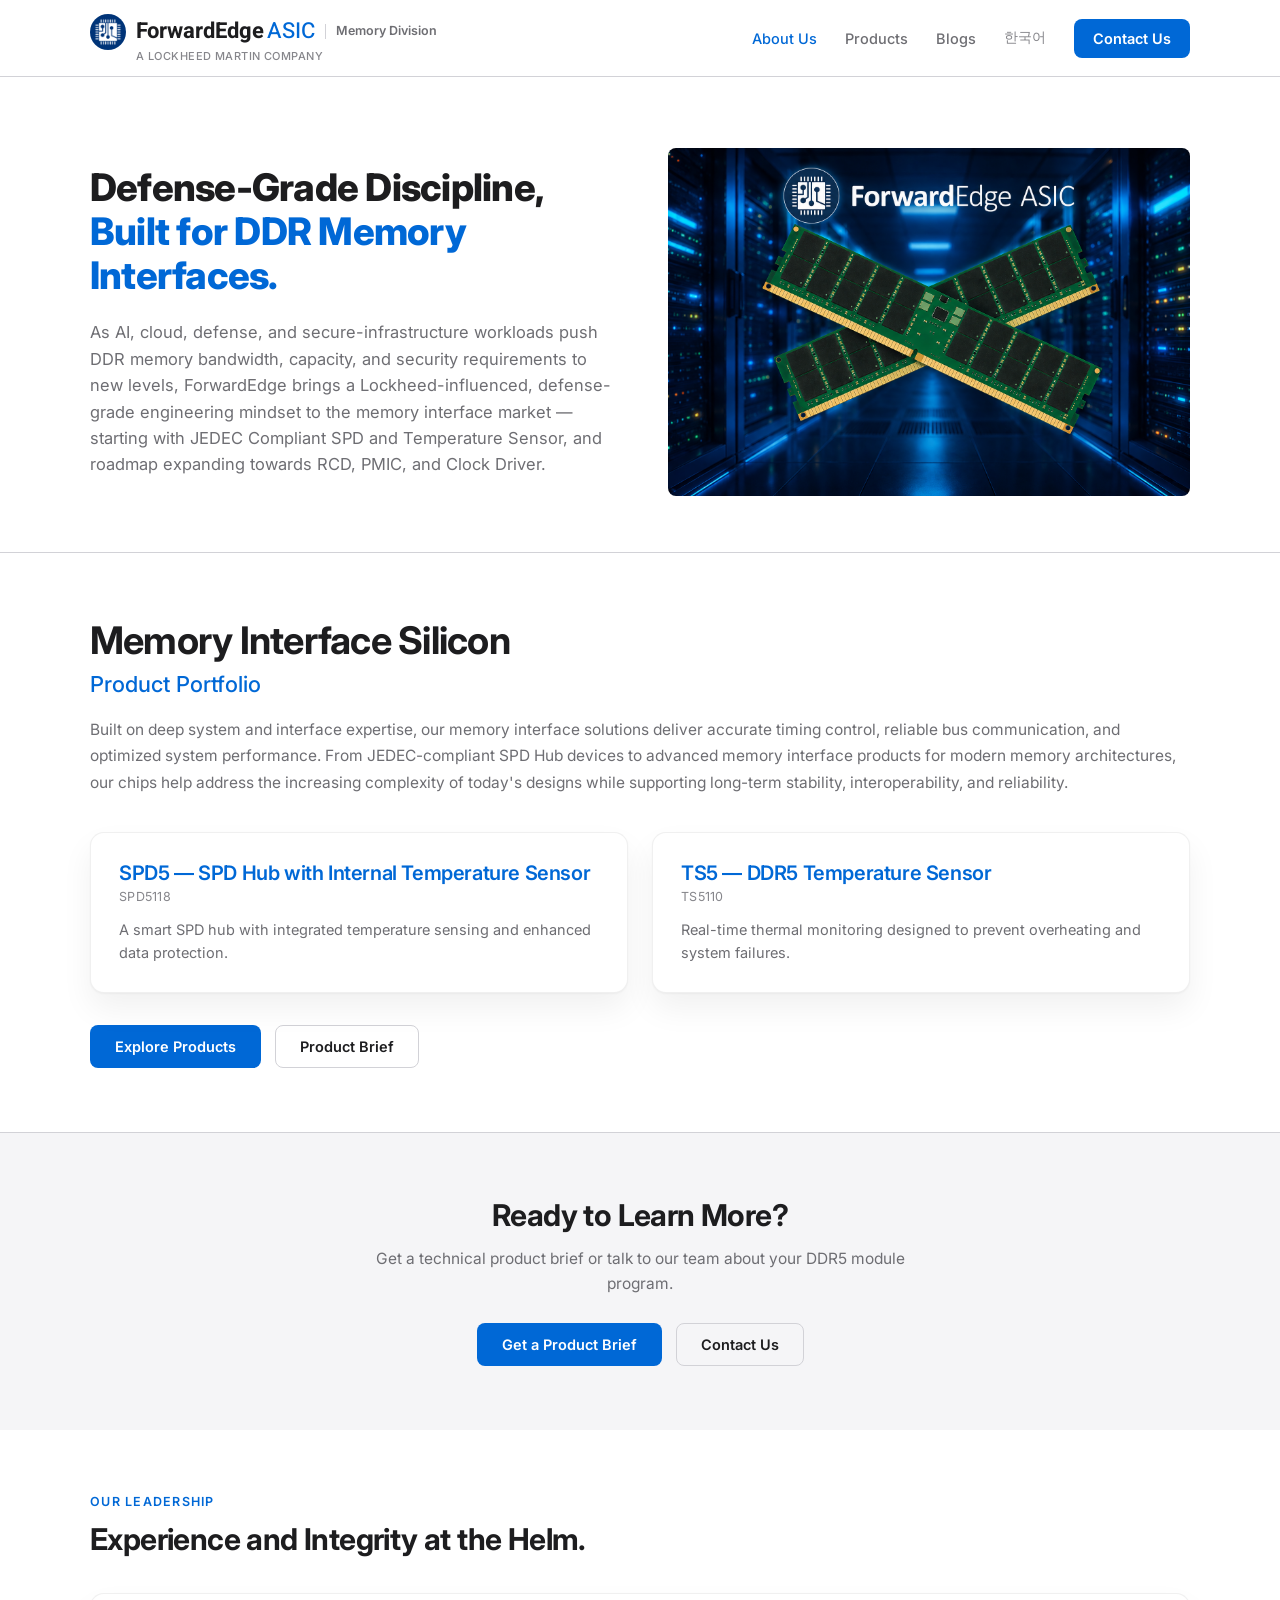
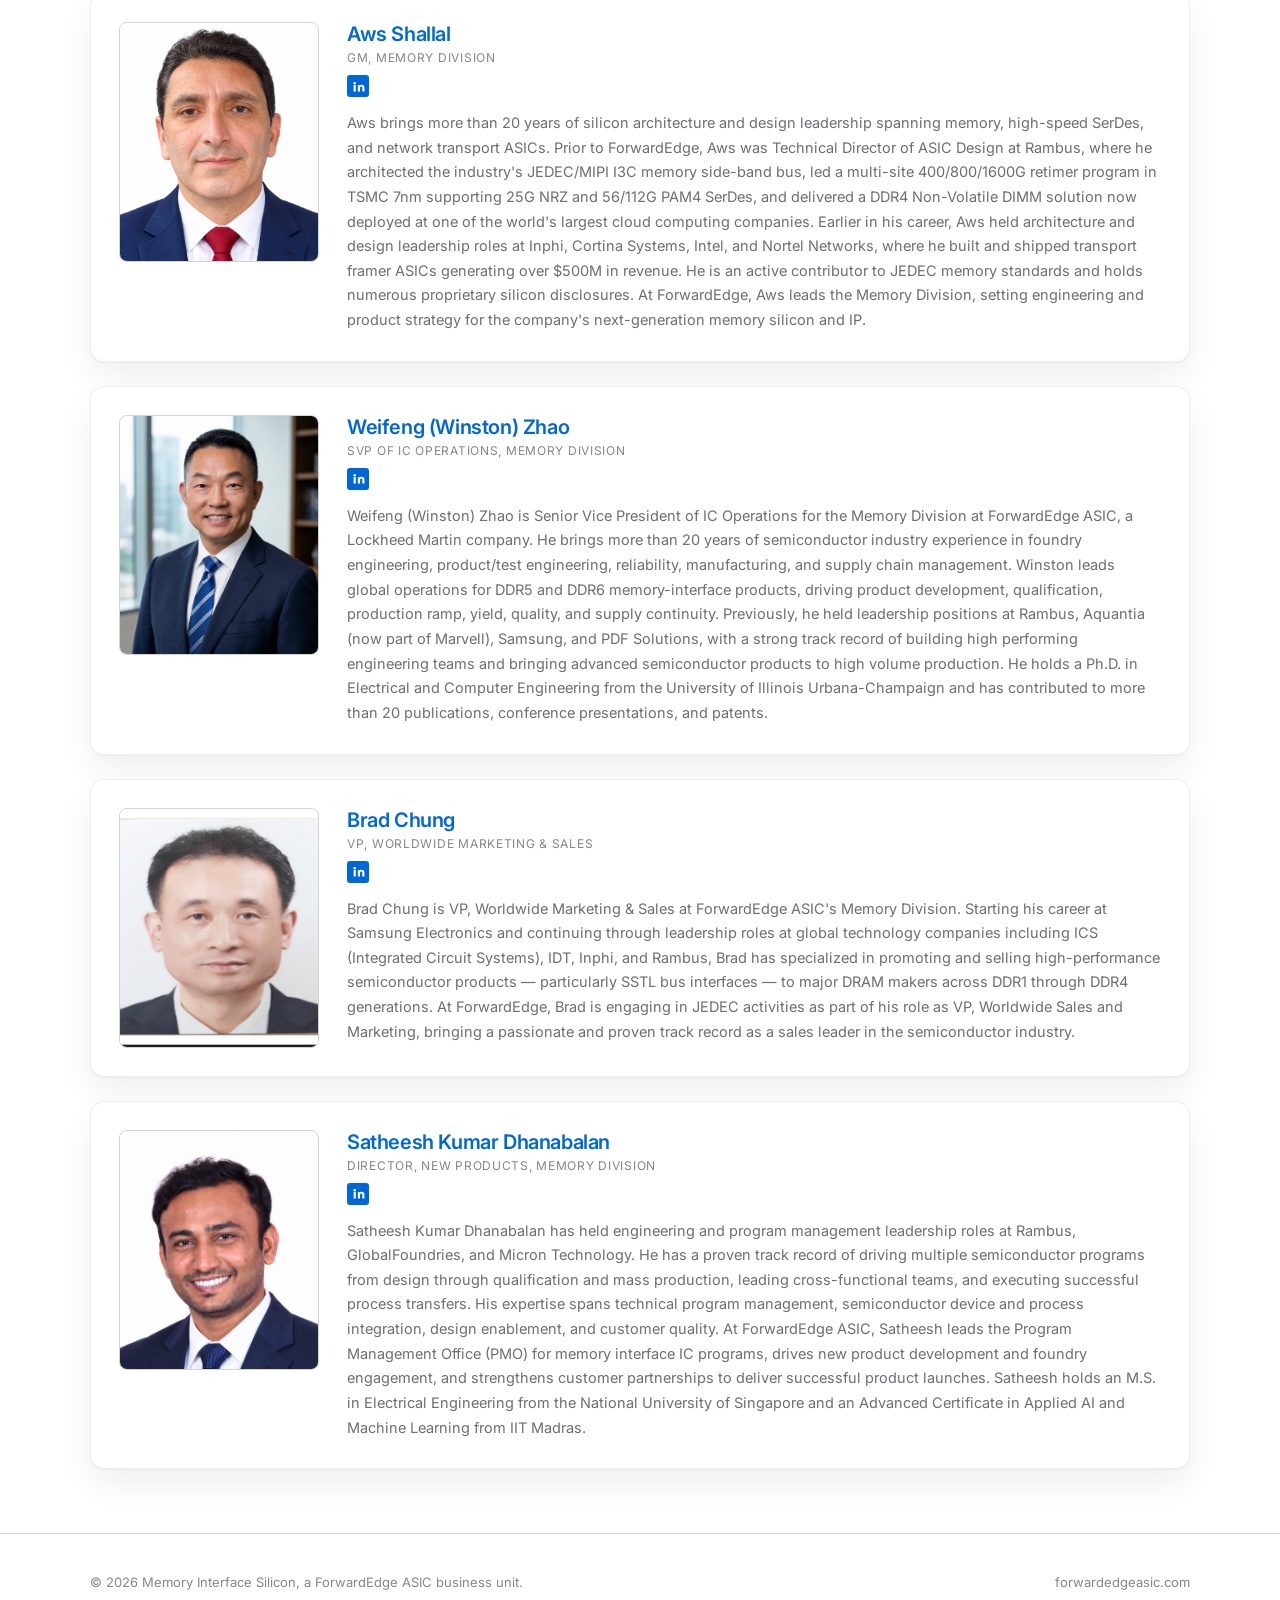
<file: index.html>
<!DOCTYPE html>
<html lang="en">
<head>
<meta charset="UTF-8">
<meta name="viewport" content="width=device-width, initial-scale=1.0">
<title>ForwardEdge ASIC — DDR5 Memory Interface Silicon</title>
<link rel="preconnect" href="https://fonts.googleapis.com">
<link rel="preconnect" href="https://fonts.gstatic.com" crossorigin>
<link href="https://fonts.googleapis.com/css2?family=Inter:wght@400;500;600;700;800&family=Heebo:wght@500;700&display=swap" rel="stylesheet">
<link rel="icon" type="image/png" href="assets/img/fea-logo.png">
<link rel="stylesheet" href="assets/css/style.css">
</head>
<body>

<header class="site-header">
  <div class="container">
    <div class="brand">
      <div class="brand-row">
        <a href="https://forwardedgeasic.com/" class="brand-link" target="_blank" rel="noopener">
          <img src="assets/img/fea-logo.png" alt="ForwardEdge ASIC">
          <span class="brand-name"><span class="fw">ForwardEdge</span><span class="asic">ASIC</span></span>
        </a>
        <span class="brand-division">Memory Division</span>
      </div>
      <span class="brand-tag">A LOCKHEED MARTIN COMPANY</span>
    </div>
    <nav class="nav-desktop">
      <a href="index.html" class="active">About Us</a>
      <a href="products.html">Products</a>
      <a href="blogs.html">Blogs</a>
      <a href="ko/index.html" style="color: var(--text-faint); font-size: 13.5px;">한국어</a>
      <a href="contact.html" class="btn btn-primary" style="padding:10px 18px;">Contact Us</a>
    </nav>
    <button class="nav-toggle" aria-label="Toggle menu">
      <svg width="20" height="20" viewBox="0 0 24 24" fill="none" stroke="currentColor" stroke-width="2" stroke-linecap="round" stroke-linejoin="round"><path d="M4 7h16M4 12h16M4 17h16"></path></svg>
    </button>
  </div>
  <div class="nav-mobile-panel">
    <a href="index.html" class="nav-mobile-link">About Us</a>
    <a href="products.html" class="nav-mobile-link">Products</a>
    <a href="blogs.html" class="nav-mobile-link">Blogs</a>
    <a href="ko/index.html" class="nav-mobile-link">한국어</a>
    <a href="contact.html" class="btn btn-primary" style="margin-top:14px; justify-content:center;">Contact Us</a>
  </div>
</header>
<div class="header-spacer"></div>

<section class="hero-dotgrid" style="padding: 72px 0 56px; border-bottom: 1px solid var(--border);">
  <div class="container two-col" style="align-items: center;">
    <div>
      <h1 style="font-size: clamp(26px, 3.6vw, 38px); line-height: 1.15; font-weight: 800;">Defense-Grade Discipline, <span style="color: var(--accent);">Built for DDR Memory Interfaces.</span></h1>
      <p style="margin-top: 22px; font-size: 16.5px; line-height: 1.6; color: var(--text-dim);">
        As AI, cloud, defense, and secure-infrastructure workloads push DDR memory bandwidth, capacity, and security requirements to new levels, ForwardEdge brings a Lockheed-influenced, defense-grade engineering mindset to the memory interface market — starting with JEDEC Compliant SPD and Temperature Sensor, and roadmap expanding towards RCD, PMIC, and Clock Driver.
      </p>
    </div>
    <div style="display: flex; justify-content: center;">
      <img src="assets/img/home-hero.png" alt="ForwardEdge ASIC DDR5 RDIMM memory modules" style="width: 100%; max-height: 380px; object-fit: contain; border-radius: 8px;">
    </div>
  </div>
</section>

<section style="padding: 64px 0; border-bottom: 1px solid var(--border);">
  <div class="container">
    <h2 style="font-size: clamp(28px, 3.6vw, 38px); font-weight: 700;">Memory Interface Silicon</h2>
    <div style="margin-top: 8px; font-size: 22px; font-weight: 500; color: var(--accent);">Product Portfolio</div>
    <p style="margin-top: 20px; font-size: 15.5px; line-height: 1.7; color: var(--text-dim);">
      Built on deep system and interface expertise, our memory interface solutions deliver accurate timing control, reliable bus communication, and optimized system performance. From JEDEC-compliant SPD Hub devices to advanced memory interface products for modern memory architectures, our chips help address the increasing complexity of today's designs while supporting long-term stability, interoperability, and reliability.
    </p>

    <div style="display: grid; grid-template-columns: repeat(auto-fit, minmax(min(360px, 100%), 1fr)); gap: 24px; margin-top: 36px;">
      <div class="card card-hover reveal" style="overflow: hidden; display: flex; flex-direction: column;">
        <div style="padding: 28px; display: flex; flex-direction: column; flex-grow: 1;">
          <h3 style="font-size: 20px; font-weight: 600;"><a href="spd5.html" class="table-link">SPD5 — SPD Hub with Internal Temperature Sensor</a></h3>
          <span class="mono" style="font-size: 12.5px; color: var(--text-faint); margin-top: 4px;">SPD5118</span>
          <p style="margin-top: 14px; font-size: 14.5px; line-height: 1.6; color: var(--text-dim);">A smart SPD hub with integrated temperature sensing and enhanced data protection.</p>
        </div>
      </div>
      <div class="card card-hover reveal" style="overflow: hidden; display: flex; flex-direction: column;">
        <div style="padding: 28px; display: flex; flex-direction: column; flex-grow: 1;">
          <h3 style="font-size: 20px; font-weight: 600;"><a href="ts5.html" class="table-link">TS5 — DDR5 Temperature Sensor</a></h3>
          <span class="mono" style="font-size: 12.5px; color: var(--text-faint); margin-top: 4px;">TS5110</span>
          <p style="margin-top: 14px; font-size: 14.5px; line-height: 1.6; color: var(--text-dim);">Real-time thermal monitoring designed to prevent overheating and system failures.</p>
        </div>
      </div>
    </div>

    <div style="display: flex; gap: 14px; margin-top: 32px; flex-wrap: wrap;">
      <a href="products.html" class="btn btn-primary">Explore Products</a>
      <a href="contact.html#brief" class="btn btn-ghost">Product Brief</a>
    </div>
  </div>
</section>

<section style="padding: 64px 0; background: var(--bg-soft);">
  <div class="container reveal" style="text-align: center; max-width: 620px; margin: 0 auto;">
    <h2 style="font-size: clamp(24px, 3vw, 30px);">Ready to Learn More?</h2>
    <p style="margin-top: 14px; font-size: 15.5px; line-height: 1.6; color: var(--text-dim);">Get a technical product brief or talk to our team about your DDR5 module program.</p>
    <div style="display: flex; gap: 14px; margin-top: 26px; justify-content: center; flex-wrap: wrap;">
      <a href="contact.html#brief" class="btn btn-primary">Get a Product Brief</a>
      <a href="contact.html" class="btn btn-ghost">Contact Us</a>
    </div>
  </div>
</section>

<section style="padding: 64px 0;">
  <div class="container">
    <div class="eyebrow">Our Leadership</div>
    <h2 style="font-size: clamp(24px, 3vw, 30px); margin-top: 12px;">Experience and Integrity at the Helm.</h2>

    <div style="display: flex; flex-direction: column; gap: 24px; margin-top: 36px;">

      <div class="card reveal leader-card" style="padding: 28px;">
        <div class="leader-photo" style="border-radius: 8px; overflow: hidden; background: var(--bg-soft); border: 1px solid var(--border);">
          <img src="assets/img/leader-aws-shallal.png" alt="Aws Shallal" style="width: 100%; height: 100%; object-fit: cover; display: block;">
        </div>
        <div>
          <h3 style="font-size: 20px; font-weight: 600; color: var(--accent);">Aws Shallal</h3>
          <div class="mono" style="margin-top: 4px; font-size: 12px; text-transform: uppercase; letter-spacing: 0.06em; color: var(--text-faint);">GM, Memory Division</div>
          <a href="https://www.linkedin.com/in/aws-shallal/" target="_blank" rel="noopener" aria-label="LinkedIn" style="display: inline-flex; align-items: center; justify-content: center; width: 22px; height: 22px; margin-top: 10px; background: var(--accent); border-radius: 3px; color: #fff;">
            <svg width="13" height="13" viewBox="0 0 24 24" fill="currentColor"><path d="M4.98 3.5a2.5 2.5 0 1 1 0 5 2.5 2.5 0 0 1 0-5ZM3 9h4v12H3V9Zm7 0h3.8v1.64h.05c.53-1 1.83-2.05 3.77-2.05C21.7 8.59 23 10.9 23 14.34V21h-4v-5.8c0-1.38-.02-3.16-1.93-3.16-1.93 0-2.23 1.5-2.23 3.06V21h-4V9Z"></path></svg>
          </a>
          <p style="margin-top: 14px; font-size: 14.5px; line-height: 1.7; color: var(--text-dim);">Aws brings more than 20 years of silicon architecture and design leadership spanning memory, high-speed SerDes, and network transport ASICs. Prior to ForwardEdge, Aws was Technical Director of ASIC Design at Rambus, where he architected the industry's JEDEC/MIPI I3C memory side-band bus, led a multi-site 400/800/1600G retimer program in TSMC 7nm supporting 25G NRZ and 56/112G PAM4 SerDes, and delivered a DDR4 Non-Volatile DIMM solution now deployed at one of the world's largest cloud computing companies. Earlier in his career, Aws held architecture and design leadership roles at Inphi, Cortina Systems, Intel, and Nortel Networks, where he built and shipped transport framer ASICs generating over $500M in revenue. He is an active contributor to JEDEC memory standards and holds numerous proprietary silicon disclosures. At ForwardEdge, Aws leads the Memory Division, setting engineering and product strategy for the company's next-generation memory silicon and IP.</p>
        </div>
      </div>

      <div class="card reveal leader-card" style="padding: 28px;">
        <div class="leader-photo" style="border-radius: 8px; overflow: hidden; background: var(--bg-soft); border: 1px solid var(--border);">
          <img src="assets/img/leader-weifeng-zhao.jpg" alt="Weifeng (Winston) Zhao" style="width: 100%; height: 100%; object-fit: cover; display: block;">
        </div>
        <div>
          <h3 style="font-size: 20px; font-weight: 600; color: var(--accent);">Weifeng (Winston) Zhao</h3>
          <div class="mono" style="margin-top: 4px; font-size: 12px; text-transform: uppercase; letter-spacing: 0.06em; color: var(--text-faint);">SVP of IC Operations, Memory Division</div>
          <a href="https://www.linkedin.com/in/weifeng-winston-zhao-phd-5a2a066/" target="_blank" rel="noopener" aria-label="LinkedIn" style="display: inline-flex; align-items: center; justify-content: center; width: 22px; height: 22px; margin-top: 10px; background: var(--accent); border-radius: 3px; color: #fff;">
            <svg width="13" height="13" viewBox="0 0 24 24" fill="currentColor"><path d="M4.98 3.5a2.5 2.5 0 1 1 0 5 2.5 2.5 0 0 1 0-5ZM3 9h4v12H3V9Zm7 0h3.8v1.64h.05c.53-1 1.83-2.05 3.77-2.05C21.7 8.59 23 10.9 23 14.34V21h-4v-5.8c0-1.38-.02-3.16-1.93-3.16-1.93 0-2.23 1.5-2.23 3.06V21h-4V9Z"></path></svg>
          </a>
          <p style="margin-top: 14px; font-size: 14.5px; line-height: 1.7; color: var(--text-dim);">Weifeng (Winston) Zhao is Senior Vice President of IC Operations for the Memory Division at ForwardEdge ASIC, a Lockheed Martin company. He brings more than 20 years of semiconductor industry experience in foundry engineering, product/test engineering, reliability, manufacturing, and supply chain management. Winston leads global operations for DDR5 and DDR6 memory-interface products, driving product development, qualification, production ramp, yield, quality, and supply continuity. Previously, he held leadership positions at Rambus, Aquantia (now part of Marvell), Samsung, and PDF Solutions, with a strong track record of building high performing engineering teams and bringing advanced semiconductor products to high volume production. He holds a Ph.D. in Electrical and Computer Engineering from the University of Illinois Urbana-Champaign and has contributed to more than 20 publications, conference presentations, and patents.</p>
        </div>
      </div>

      <div class="card reveal leader-card" style="padding: 28px;">
        <div class="leader-photo" style="border-radius: 8px; overflow: hidden; background: var(--bg-soft); border: 1px solid var(--border);">
          <img src="assets/img/leader-brad-chung.jpg" alt="Brad Chung" style="width: 100%; height: 100%; object-fit: cover; display: block;">
        </div>
        <div>
          <h3 style="font-size: 20px; font-weight: 600; color: var(--accent);">Brad Chung</h3>
          <div class="mono" style="margin-top: 4px; font-size: 12px; text-transform: uppercase; letter-spacing: 0.06em; color: var(--text-faint);">VP, Worldwide Marketing &amp; Sales</div>
          <a href="#" aria-label="LinkedIn" style="display: inline-flex; align-items: center; justify-content: center; width: 22px; height: 22px; margin-top: 10px; background: var(--accent); border-radius: 3px; color: #fff;">
            <svg width="13" height="13" viewBox="0 0 24 24" fill="currentColor"><path d="M4.98 3.5a2.5 2.5 0 1 1 0 5 2.5 2.5 0 0 1 0-5ZM3 9h4v12H3V9Zm7 0h3.8v1.64h.05c.53-1 1.83-2.05 3.77-2.05C21.7 8.59 23 10.9 23 14.34V21h-4v-5.8c0-1.38-.02-3.16-1.93-3.16-1.93 0-2.23 1.5-2.23 3.06V21h-4V9Z"></path></svg>
          </a>
          <p style="margin-top: 14px; font-size: 14.5px; line-height: 1.7; color: var(--text-dim);">Brad Chung is VP, Worldwide Marketing &amp; Sales at ForwardEdge ASIC's Memory Division. Starting his career at Samsung Electronics and continuing through leadership roles at global technology companies including ICS (Integrated Circuit Systems), IDT, Inphi, and Rambus, Brad has specialized in promoting and selling high-performance semiconductor products — particularly SSTL bus interfaces — to major DRAM makers across DDR1 through DDR4 generations. At ForwardEdge, Brad is engaging in JEDEC activities as part of his role as VP, Worldwide Sales and Marketing, bringing a passionate and proven track record as a sales leader in the semiconductor industry.</p>
        </div>
      </div>

      <div class="card reveal leader-card" style="padding: 28px;">
        <div class="leader-photo" style="border-radius: 8px; overflow: hidden; background: var(--bg-soft); border: 1px solid var(--border);">
          <img src="assets/img/leader-satheesh-dhanabalan.png" alt="Satheesh Kumar Dhanabalan" style="width: 100%; height: 100%; object-fit: cover; display: block;">
        </div>
        <div>
          <h3 style="font-size: 20px; font-weight: 600; color: var(--accent);">Satheesh Kumar Dhanabalan</h3>
          <div class="mono" style="margin-top: 4px; font-size: 12px; text-transform: uppercase; letter-spacing: 0.06em; color: var(--text-faint);">Director, New Products, Memory Division</div>
          <a href="https://www.linkedin.com/in/satheeshkumar-dhanabalan-pmp-05179819/" target="_blank" rel="noopener" aria-label="LinkedIn" style="display: inline-flex; align-items: center; justify-content: center; width: 22px; height: 22px; margin-top: 10px; background: var(--accent); border-radius: 3px; color: #fff;">
            <svg width="13" height="13" viewBox="0 0 24 24" fill="currentColor"><path d="M4.98 3.5a2.5 2.5 0 1 1 0 5 2.5 2.5 0 0 1 0-5ZM3 9h4v12H3V9Zm7 0h3.8v1.64h.05c.53-1 1.83-2.05 3.77-2.05C21.7 8.59 23 10.9 23 14.34V21h-4v-5.8c0-1.38-.02-3.16-1.93-3.16-1.93 0-2.23 1.5-2.23 3.06V21h-4V9Z"></path></svg>
          </a>
          <p style="margin-top: 14px; font-size: 14.5px; line-height: 1.7; color: var(--text-dim);">Satheesh Kumar Dhanabalan has held engineering and program management leadership roles at Rambus, GlobalFoundries, and Micron Technology. He has a proven track record of driving multiple semiconductor programs from design through qualification and mass production, leading cross-functional teams, and executing successful process transfers. His expertise spans technical program management, semiconductor device and process integration, design enablement, and customer quality. At ForwardEdge ASIC, Satheesh leads the Program Management Office (PMO) for memory interface IC programs, drives new product development and foundry engagement, and strengthens customer partnerships to deliver successful product launches. Satheesh holds an M.S. in Electrical Engineering from the National University of Singapore and an Advanced Certificate in Applied AI and Machine Learning from IIT Madras.</p>
        </div>
      </div>

    </div>
  </div>
</section>

<footer class="site-footer">
  <div class="container">
    <span class="footer-fine">© 2026 Memory Interface Silicon, a ForwardEdge ASIC business unit.</span>
    <a href="https://forwardedgeasic.com/" class="footer-fine">forwardedgeasic.com</a>
  </div>
</footer>
<script src="assets/js/main.js"></script>
</body>
</html>
</file>
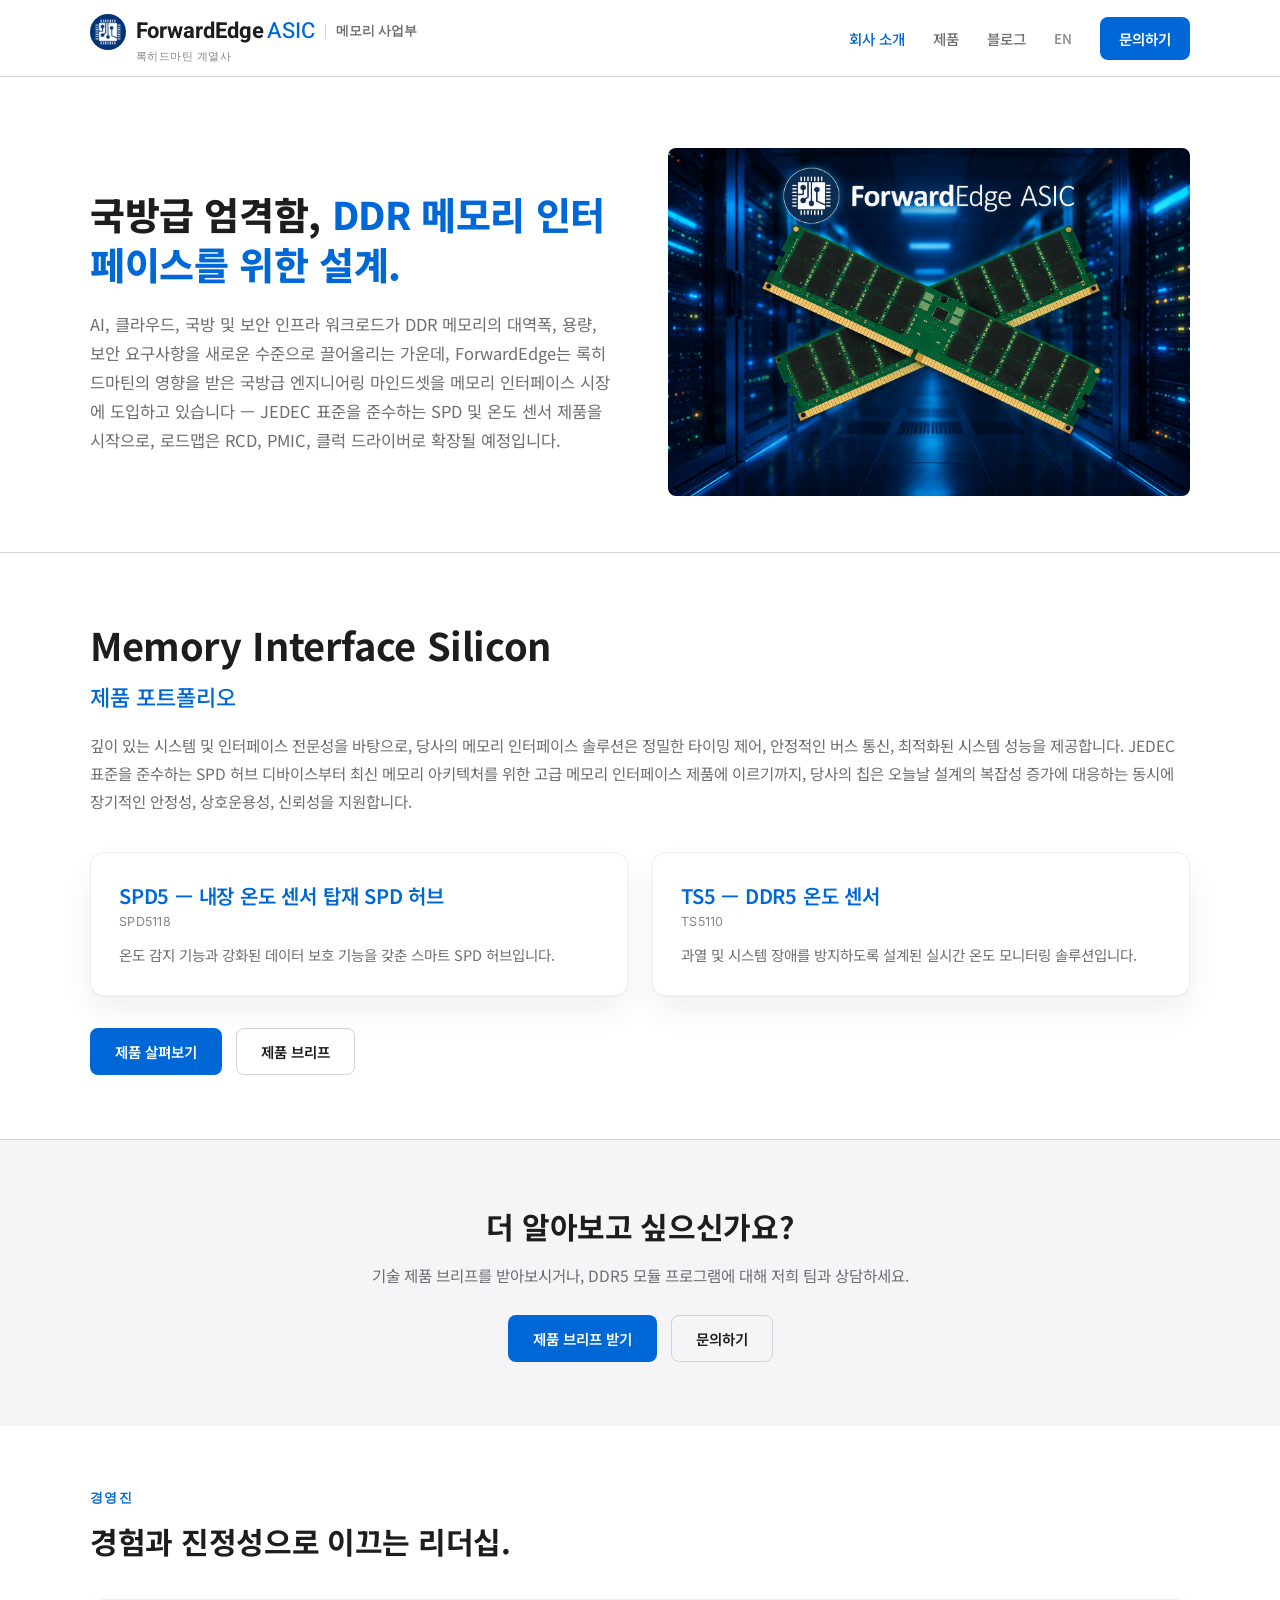
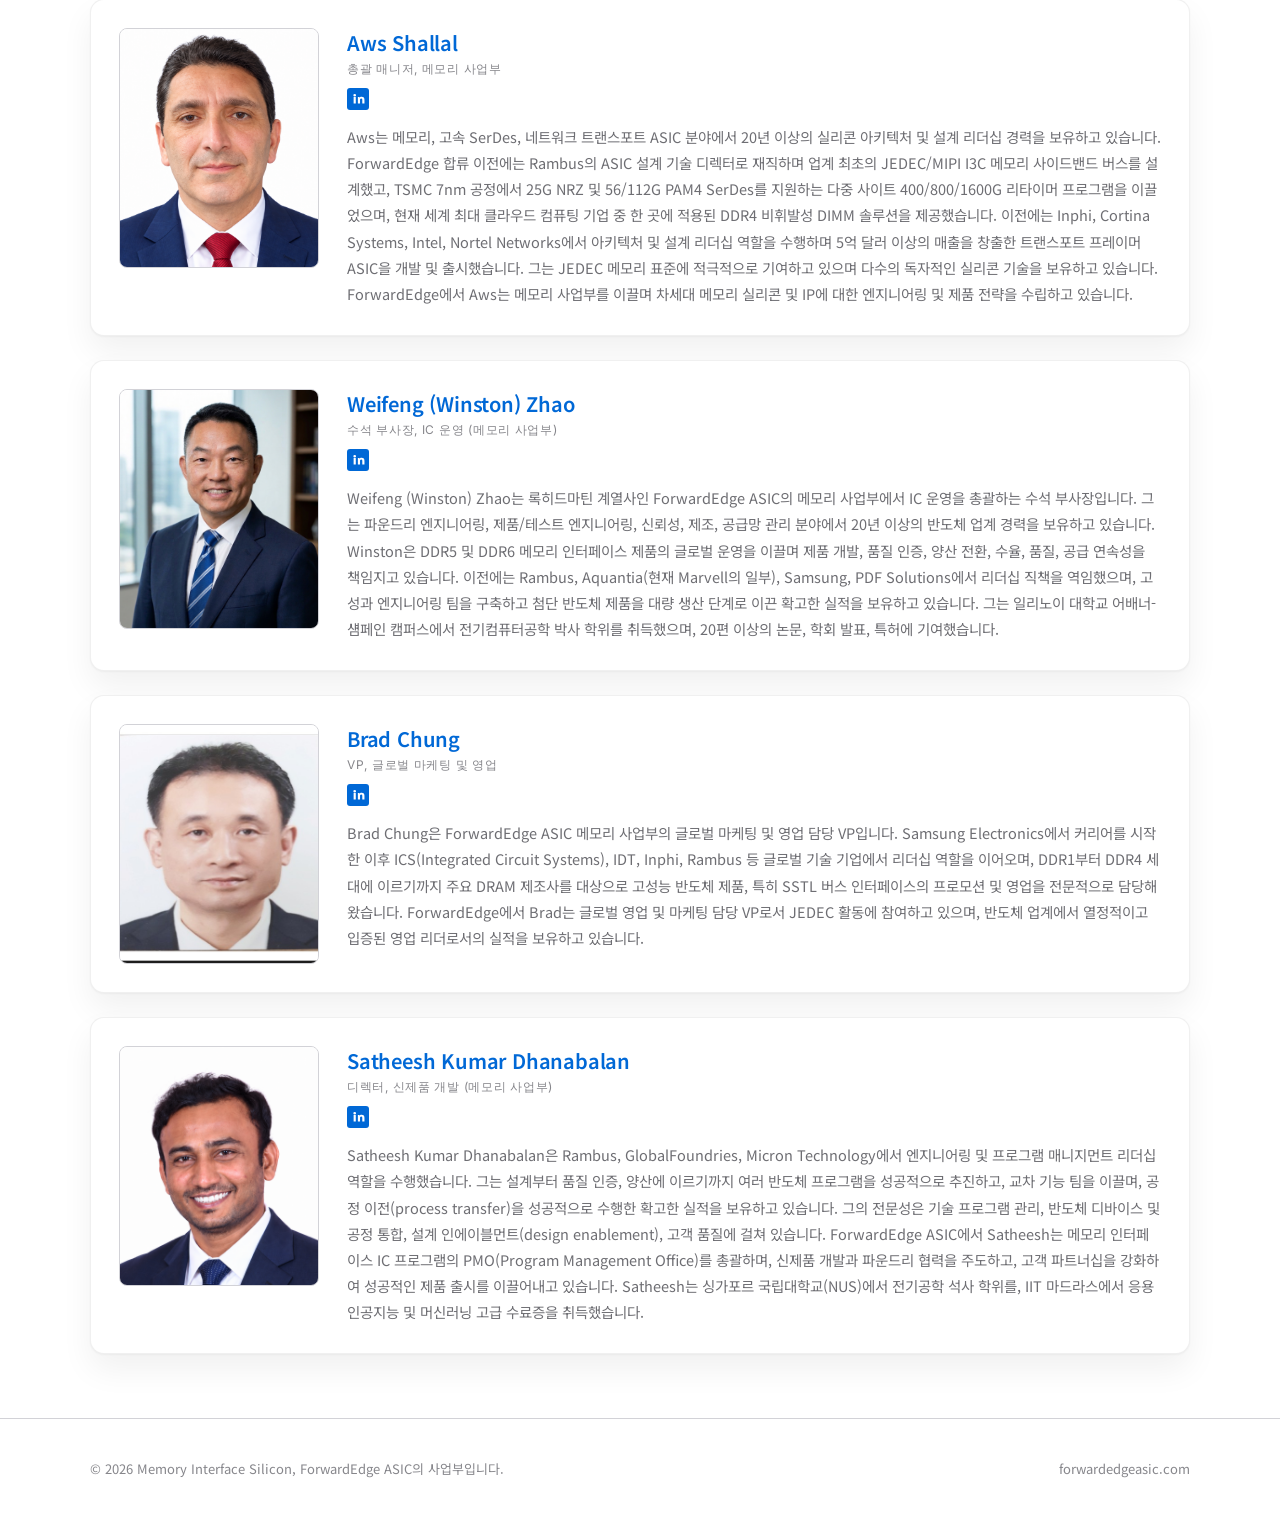
<file: ko/index.html>
<!DOCTYPE html>
<html lang="ko">
<head>
<meta charset="UTF-8">
<meta name="viewport" content="width=device-width, initial-scale=1.0">
<title>ForwardEdge ASIC — DDR5 메모리 인터페이스 실리콘</title>
<link rel="preconnect" href="https://fonts.googleapis.com">
<link rel="preconnect" href="https://fonts.gstatic.com" crossorigin>
<link href="https://fonts.googleapis.com/css2?family=Inter:wght@400;500;600;700;800&family=Heebo:wght@500;700&family=Noto+Sans+KR:wght@400;500;600;700;800&display=swap" rel="stylesheet">
<link rel="icon" type="image/png" href="../assets/img/fea-logo.png">
<link rel="stylesheet" href="../assets/css/style.css">
</head>
<body>

<header class="site-header">
  <div class="container">
    <div class="brand">
      <div class="brand-row">
        <a href="https://forwardedgeasic.com/" class="brand-link" target="_blank" rel="noopener">
          <img src="../assets/img/fea-logo.png" alt="ForwardEdge ASIC">
          <span class="brand-name"><span class="fw">ForwardEdge</span><span class="asic">ASIC</span></span>
        </a>
        <span class="brand-division">메모리 사업부</span>
      </div>
      <span class="brand-tag">록히드마틴 계열사</span>
    </div>
    <nav class="nav-desktop">
      <a href="index.html" class="active">회사 소개</a>
      <a href="products.html">제품</a>
      <a href="blogs.html">블로그</a>
      <a href="../index.html" style="color: var(--text-faint); font-size: 13.5px;">EN</a>
      <a href="contact.html" class="btn btn-primary" style="padding:10px 18px;">문의하기</a>
    </nav>
    <button class="nav-toggle" aria-label="Toggle menu">
      <svg width="20" height="20" viewBox="0 0 24 24" fill="none" stroke="currentColor" stroke-width="2" stroke-linecap="round" stroke-linejoin="round"><path d="M4 7h16M4 12h16M4 17h16"></path></svg>
    </button>
  </div>
  <div class="nav-mobile-panel">
    <a href="index.html" class="nav-mobile-link">회사 소개</a>
    <a href="products.html" class="nav-mobile-link">제품</a>
    <a href="blogs.html" class="nav-mobile-link">블로그</a>
    <a href="../index.html" class="nav-mobile-link">EN</a>
    <a href="contact.html" class="btn btn-primary" style="margin-top:14px; justify-content:center;">문의하기</a>
  </div>
</header>
<div class="header-spacer"></div>

<section class="hero-dotgrid" style="padding: 72px 0 56px; border-bottom: 1px solid var(--border);">
  <div class="container two-col" style="align-items: center;">
    <div>
      <h1 style="font-size: clamp(26px, 3.6vw, 38px); line-height: 1.3; font-weight: 800;">국방급 엄격함, <span style="color: var(--accent);">DDR 메모리 인터페이스를 위한 설계.</span></h1>
      <p style="margin-top: 22px; font-size: 16.5px; line-height: 1.75; color: var(--text-dim);">
        AI, 클라우드, 국방 및 보안 인프라 워크로드가 DDR 메모리의 대역폭, 용량, 보안 요구사항을 새로운 수준으로 끌어올리는 가운데, ForwardEdge는 록히드마틴의 영향을 받은 국방급 엔지니어링 마인드셋을 메모리 인터페이스 시장에 도입하고 있습니다 — JEDEC 표준을 준수하는 SPD 및 온도 센서 제품을 시작으로, 로드맵은 RCD, PMIC, 클럭 드라이버로 확장될 예정입니다.
      </p>
    </div>
    <div style="display: flex; justify-content: center;">
      <img src="../assets/img/home-hero.png" alt="ForwardEdge ASIC DDR5 RDIMM 메모리 모듈" style="width: 100%; max-height: 380px; object-fit: contain; border-radius: 8px;">
    </div>
  </div>
</section>

<section style="padding: 64px 0; border-bottom: 1px solid var(--border);">
  <div class="container">
    <h2 style="font-size: clamp(28px, 3.6vw, 38px); font-weight: 700;">Memory Interface Silicon</h2>
    <div style="margin-top: 8px; font-size: 22px; font-weight: 500; color: var(--accent);">제품 포트폴리오</div>
    <p style="margin-top: 20px; font-size: 15.5px; line-height: 1.8; color: var(--text-dim);">
      깊이 있는 시스템 및 인터페이스 전문성을 바탕으로, 당사의 메모리 인터페이스 솔루션은 정밀한 타이밍 제어, 안정적인 버스 통신, 최적화된 시스템 성능을 제공합니다. JEDEC 표준을 준수하는 SPD 허브 디바이스부터 최신 메모리 아키텍처를 위한 고급 메모리 인터페이스 제품에 이르기까지, 당사의 칩은 오늘날 설계의 복잡성 증가에 대응하는 동시에 장기적인 안정성, 상호운용성, 신뢰성을 지원합니다.
    </p>

    <div style="display: grid; grid-template-columns: repeat(auto-fit, minmax(min(360px, 100%), 1fr)); gap: 24px; margin-top: 36px;">
      <div class="card card-hover reveal" style="overflow: hidden; display: flex; flex-direction: column;">
        <div style="padding: 28px; display: flex; flex-direction: column; flex-grow: 1;">
          <h3 style="font-size: 20px; font-weight: 600;"><a href="spd5.html" class="table-link">SPD5 — 내장 온도 센서 탑재 SPD 허브</a></h3>
          <span class="mono" style="font-size: 12.5px; color: var(--text-faint); margin-top: 4px;">SPD5118</span>
          <p style="margin-top: 14px; font-size: 14.5px; line-height: 1.7; color: var(--text-dim);">온도 감지 기능과 강화된 데이터 보호 기능을 갖춘 스마트 SPD 허브입니다.</p>
        </div>
      </div>
      <div class="card card-hover reveal" style="overflow: hidden; display: flex; flex-direction: column;">
        <div style="padding: 28px; display: flex; flex-direction: column; flex-grow: 1;">
          <h3 style="font-size: 20px; font-weight: 600;"><a href="ts5.html" class="table-link">TS5 — DDR5 온도 센서</a></h3>
          <span class="mono" style="font-size: 12.5px; color: var(--text-faint); margin-top: 4px;">TS5110</span>
          <p style="margin-top: 14px; font-size: 14.5px; line-height: 1.7; color: var(--text-dim);">과열 및 시스템 장애를 방지하도록 설계된 실시간 온도 모니터링 솔루션입니다.</p>
        </div>
      </div>
    </div>

    <div style="display: flex; gap: 14px; margin-top: 32px; flex-wrap: wrap;">
      <a href="products.html" class="btn btn-primary">제품 살펴보기</a>
      <a href="contact.html#brief" class="btn btn-ghost">제품 브리프</a>
    </div>
  </div>
</section>

<section style="padding: 64px 0; background: var(--bg-soft);">
  <div class="container reveal" style="text-align: center; max-width: 620px; margin: 0 auto;">
    <h2 style="font-size: clamp(24px, 3vw, 30px);">더 알아보고 싶으신가요?</h2>
    <p style="margin-top: 14px; font-size: 15.5px; line-height: 1.7; color: var(--text-dim);">기술 제품 브리프를 받아보시거나, DDR5 모듈 프로그램에 대해 저희 팀과 상담하세요.</p>
    <div style="display: flex; gap: 14px; margin-top: 26px; justify-content: center; flex-wrap: wrap;">
      <a href="contact.html#brief" class="btn btn-primary">제품 브리프 받기</a>
      <a href="contact.html" class="btn btn-ghost">문의하기</a>
    </div>
  </div>
</section>

<section style="padding: 64px 0;">
  <div class="container">
    <div class="eyebrow">경영진</div>
    <h2 style="font-size: clamp(24px, 3vw, 30px); margin-top: 12px;">경험과 진정성으로 이끄는 리더십.</h2>

    <div style="display: flex; flex-direction: column; gap: 24px; margin-top: 36px;">

      <div class="card reveal leader-card" style="padding: 28px;">
        <div class="leader-photo" style="border-radius: 8px; overflow: hidden; background: var(--bg-soft); border: 1px solid var(--border);">
          <img src="../assets/img/leader-aws-shallal.png" alt="Aws Shallal" style="width: 100%; height: 100%; object-fit: cover; display: block;">
        </div>
        <div>
          <h3 style="font-size: 20px; font-weight: 600; color: var(--accent);">Aws Shallal</h3>
          <div class="mono" style="margin-top: 4px; font-size: 12px; text-transform: uppercase; letter-spacing: 0.06em; color: var(--text-faint);">총괄 매니저, 메모리 사업부</div>
          <a href="https://www.linkedin.com/in/aws-shallal/" target="_blank" rel="noopener" aria-label="LinkedIn" style="display: inline-flex; align-items: center; justify-content: center; width: 22px; height: 22px; margin-top: 10px; background: var(--accent); border-radius: 3px; color: #fff;">
            <svg width="13" height="13" viewBox="0 0 24 24" fill="currentColor"><path d="M4.98 3.5a2.5 2.5 0 1 1 0 5 2.5 2.5 0 0 1 0-5ZM3 9h4v12H3V9Zm7 0h3.8v1.64h.05c.53-1 1.83-2.05 3.77-2.05C21.7 8.59 23 10.9 23 14.34V21h-4v-5.8c0-1.38-.02-3.16-1.93-3.16-1.93 0-2.23 1.5-2.23 3.06V21h-4V9Z"></path></svg>
          </a>
          <p style="margin-top: 14px; font-size: 14.5px; line-height: 1.8; color: var(--text-dim);">Aws는 메모리, 고속 SerDes, 네트워크 트랜스포트 ASIC 분야에서 20년 이상의 실리콘 아키텍처 및 설계 리더십 경력을 보유하고 있습니다. ForwardEdge 합류 이전에는 Rambus의 ASIC 설계 기술 디렉터로 재직하며 업계 최초의 JEDEC/MIPI I3C 메모리 사이드밴드 버스를 설계했고, TSMC 7nm 공정에서 25G NRZ 및 56/112G PAM4 SerDes를 지원하는 다중 사이트 400/800/1600G 리타이머 프로그램을 이끌었으며, 현재 세계 최대 클라우드 컴퓨팅 기업 중 한 곳에 적용된 DDR4 비휘발성 DIMM 솔루션을 제공했습니다. 이전에는 Inphi, Cortina Systems, Intel, Nortel Networks에서 아키텍처 및 설계 리더십 역할을 수행하며 5억 달러 이상의 매출을 창출한 트랜스포트 프레이머 ASIC을 개발 및 출시했습니다. 그는 JEDEC 메모리 표준에 적극적으로 기여하고 있으며 다수의 독자적인 실리콘 기술을 보유하고 있습니다. ForwardEdge에서 Aws는 메모리 사업부를 이끌며 차세대 메모리 실리콘 및 IP에 대한 엔지니어링 및 제품 전략을 수립하고 있습니다.</p>
        </div>
      </div>

      <div class="card reveal leader-card" style="padding: 28px;">
        <div class="leader-photo" style="border-radius: 8px; overflow: hidden; background: var(--bg-soft); border: 1px solid var(--border);">
          <img src="../assets/img/leader-weifeng-zhao.jpg" alt="Weifeng (Winston) Zhao" style="width: 100%; height: 100%; object-fit: cover; display: block;">
        </div>
        <div>
          <h3 style="font-size: 20px; font-weight: 600; color: var(--accent);">Weifeng (Winston) Zhao</h3>
          <div class="mono" style="margin-top: 4px; font-size: 12px; text-transform: uppercase; letter-spacing: 0.06em; color: var(--text-faint);">수석 부사장, IC 운영 (메모리 사업부)</div>
          <a href="https://www.linkedin.com/in/weifeng-winston-zhao-phd-5a2a066/" target="_blank" rel="noopener" aria-label="LinkedIn" style="display: inline-flex; align-items: center; justify-content: center; width: 22px; height: 22px; margin-top: 10px; background: var(--accent); border-radius: 3px; color: #fff;">
            <svg width="13" height="13" viewBox="0 0 24 24" fill="currentColor"><path d="M4.98 3.5a2.5 2.5 0 1 1 0 5 2.5 2.5 0 0 1 0-5ZM3 9h4v12H3V9Zm7 0h3.8v1.64h.05c.53-1 1.83-2.05 3.77-2.05C21.7 8.59 23 10.9 23 14.34V21h-4v-5.8c0-1.38-.02-3.16-1.93-3.16-1.93 0-2.23 1.5-2.23 3.06V21h-4V9Z"></path></svg>
          </a>
          <p style="margin-top: 14px; font-size: 14.5px; line-height: 1.8; color: var(--text-dim);">Weifeng (Winston) Zhao는 록히드마틴 계열사인 ForwardEdge ASIC의 메모리 사업부에서 IC 운영을 총괄하는 수석 부사장입니다. 그는 파운드리 엔지니어링, 제품/테스트 엔지니어링, 신뢰성, 제조, 공급망 관리 분야에서 20년 이상의 반도체 업계 경력을 보유하고 있습니다. Winston은 DDR5 및 DDR6 메모리 인터페이스 제품의 글로벌 운영을 이끌며 제품 개발, 품질 인증, 양산 전환, 수율, 품질, 공급 연속성을 책임지고 있습니다. 이전에는 Rambus, Aquantia(현재 Marvell의 일부), Samsung, PDF Solutions에서 리더십 직책을 역임했으며, 고성과 엔지니어링 팀을 구축하고 첨단 반도체 제품을 대량 생산 단계로 이끈 확고한 실적을 보유하고 있습니다. 그는 일리노이 대학교 어배너-섐페인 캠퍼스에서 전기컴퓨터공학 박사 학위를 취득했으며, 20편 이상의 논문, 학회 발표, 특허에 기여했습니다.</p>
        </div>
      </div>

      <div class="card reveal leader-card" style="padding: 28px;">
        <div class="leader-photo" style="border-radius: 8px; overflow: hidden; background: var(--bg-soft); border: 1px solid var(--border);">
          <img src="../assets/img/leader-brad-chung.jpg" alt="Brad Chung" style="width: 100%; height: 100%; object-fit: cover; display: block;">
        </div>
        <div>
          <h3 style="font-size: 20px; font-weight: 600; color: var(--accent);">Brad Chung</h3>
          <div class="mono" style="margin-top: 4px; font-size: 12px; text-transform: uppercase; letter-spacing: 0.06em; color: var(--text-faint);">VP, 글로벌 마케팅 및 영업</div>
          <a href="#" aria-label="LinkedIn" style="display: inline-flex; align-items: center; justify-content: center; width: 22px; height: 22px; margin-top: 10px; background: var(--accent); border-radius: 3px; color: #fff;">
            <svg width="13" height="13" viewBox="0 0 24 24" fill="currentColor"><path d="M4.98 3.5a2.5 2.5 0 1 1 0 5 2.5 2.5 0 0 1 0-5ZM3 9h4v12H3V9Zm7 0h3.8v1.64h.05c.53-1 1.83-2.05 3.77-2.05C21.7 8.59 23 10.9 23 14.34V21h-4v-5.8c0-1.38-.02-3.16-1.93-3.16-1.93 0-2.23 1.5-2.23 3.06V21h-4V9Z"></path></svg>
          </a>
          <p style="margin-top: 14px; font-size: 14.5px; line-height: 1.8; color: var(--text-dim);">Brad Chung은 ForwardEdge ASIC 메모리 사업부의 글로벌 마케팅 및 영업 담당 VP입니다. Samsung Electronics에서 커리어를 시작한 이후 ICS(Integrated Circuit Systems), IDT, Inphi, Rambus 등 글로벌 기술 기업에서 리더십 역할을 이어오며, DDR1부터 DDR4 세대에 이르기까지 주요 DRAM 제조사를 대상으로 고성능 반도체 제품, 특히 SSTL 버스 인터페이스의 프로모션 및 영업을 전문적으로 담당해 왔습니다. ForwardEdge에서 Brad는 글로벌 영업 및 마케팅 담당 VP로서 JEDEC 활동에 참여하고 있으며, 반도체 업계에서 열정적이고 입증된 영업 리더로서의 실적을 보유하고 있습니다.</p>
        </div>
      </div>

      <div class="card reveal leader-card" style="padding: 28px;">
        <div class="leader-photo" style="border-radius: 8px; overflow: hidden; background: var(--bg-soft); border: 1px solid var(--border);">
          <img src="../assets/img/leader-satheesh-dhanabalan.png" alt="Satheesh Kumar Dhanabalan" style="width: 100%; height: 100%; object-fit: cover; display: block;">
        </div>
        <div>
          <h3 style="font-size: 20px; font-weight: 600; color: var(--accent);">Satheesh Kumar Dhanabalan</h3>
          <div class="mono" style="margin-top: 4px; font-size: 12px; text-transform: uppercase; letter-spacing: 0.06em; color: var(--text-faint);">디렉터, 신제품 개발 (메모리 사업부)</div>
          <a href="https://www.linkedin.com/in/satheeshkumar-dhanabalan-pmp-05179819/" target="_blank" rel="noopener" aria-label="LinkedIn" style="display: inline-flex; align-items: center; justify-content: center; width: 22px; height: 22px; margin-top: 10px; background: var(--accent); border-radius: 3px; color: #fff;">
            <svg width="13" height="13" viewBox="0 0 24 24" fill="currentColor"><path d="M4.98 3.5a2.5 2.5 0 1 1 0 5 2.5 2.5 0 0 1 0-5ZM3 9h4v12H3V9Zm7 0h3.8v1.64h.05c.53-1 1.83-2.05 3.77-2.05C21.7 8.59 23 10.9 23 14.34V21h-4v-5.8c0-1.38-.02-3.16-1.93-3.16-1.93 0-2.23 1.5-2.23 3.06V21h-4V9Z"></path></svg>
          </a>
          <p style="margin-top: 14px; font-size: 14.5px; line-height: 1.8; color: var(--text-dim);">Satheesh Kumar Dhanabalan은 Rambus, GlobalFoundries, Micron Technology에서 엔지니어링 및 프로그램 매니지먼트 리더십 역할을 수행했습니다. 그는 설계부터 품질 인증, 양산에 이르기까지 여러 반도체 프로그램을 성공적으로 추진하고, 교차 기능 팀을 이끌며, 공정 이전(process transfer)을 성공적으로 수행한 확고한 실적을 보유하고 있습니다. 그의 전문성은 기술 프로그램 관리, 반도체 디바이스 및 공정 통합, 설계 인에이블먼트(design enablement), 고객 품질에 걸쳐 있습니다. ForwardEdge ASIC에서 Satheesh는 메모리 인터페이스 IC 프로그램의 PMO(Program Management Office)를 총괄하며, 신제품 개발과 파운드리 협력을 주도하고, 고객 파트너십을 강화하여 성공적인 제품 출시를 이끌어내고 있습니다. Satheesh는 싱가포르 국립대학교(NUS)에서 전기공학 석사 학위를, IIT 마드라스에서 응용 인공지능 및 머신러닝 고급 수료증을 취득했습니다.</p>
        </div>
      </div>

    </div>
  </div>
</section>

<footer class="site-footer">
  <div class="container">
    <span class="footer-fine">© 2026 Memory Interface Silicon, ForwardEdge ASIC의 사업부입니다.</span>
    <a href="https://forwardedgeasic.com/" class="footer-fine">forwardedgeasic.com</a>
  </div>
</footer>
<script src="../assets/js/main.js"></script>
</body>
</html>
</file>
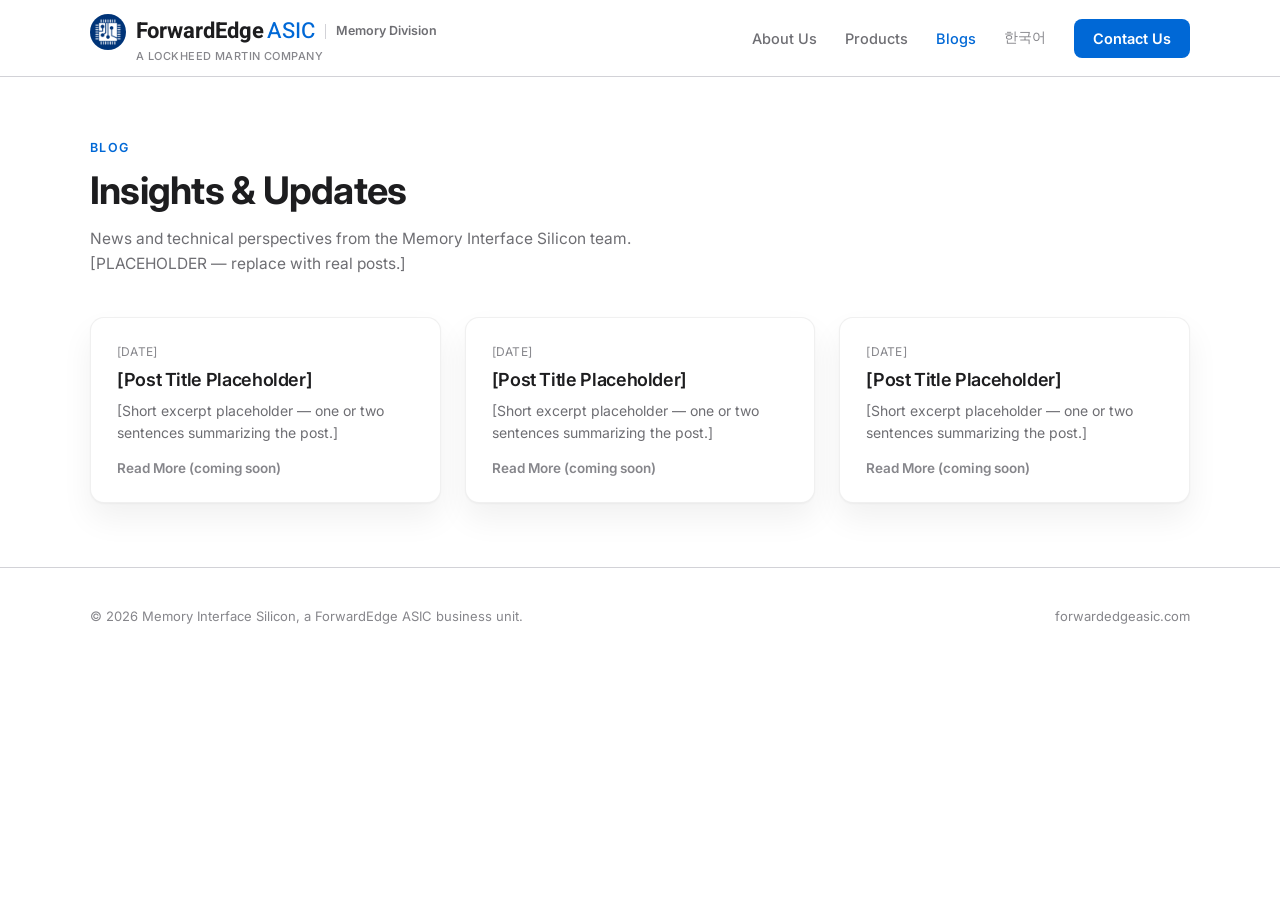
<file: blogs.html>
<!DOCTYPE html>
<html lang="en">
<head>
<meta charset="UTF-8">
<meta name="viewport" content="width=device-width, initial-scale=1.0">
<title>Blog — ForwardEdge ASIC</title>
<link rel="preconnect" href="https://fonts.googleapis.com">
<link rel="preconnect" href="https://fonts.gstatic.com" crossorigin>
<link href="https://fonts.googleapis.com/css2?family=Inter:wght@400;500;600;700;800&family=Heebo:wght@500;700&display=swap" rel="stylesheet">
<link rel="icon" type="image/png" href="assets/img/fea-logo.png">
<link rel="stylesheet" href="assets/css/style.css">
</head>
<body>

<header class="site-header">
  <div class="container">
    <div class="brand">
      <div class="brand-row">
        <a href="https://forwardedgeasic.com/" class="brand-link" target="_blank" rel="noopener">
          <img src="assets/img/fea-logo.png" alt="ForwardEdge ASIC">
          <span class="brand-name"><span class="fw">ForwardEdge</span><span class="asic">ASIC</span></span>
        </a>
        <span class="brand-division">Memory Division</span>
      </div>
      <span class="brand-tag">A LOCKHEED MARTIN COMPANY</span>
    </div>
    <nav class="nav-desktop">
      <a href="index.html">About Us</a>
      <a href="products.html">Products</a>
      <a href="blogs.html" class="active">Blogs</a>
      <a href="ko/blogs.html" style="color: var(--text-faint); font-size: 13.5px;">한국어</a>
      <a href="contact.html" class="btn btn-primary" style="padding:10px 18px;">Contact Us</a>
    </nav>
    <button class="nav-toggle" aria-label="Toggle menu">
      <svg width="20" height="20" viewBox="0 0 24 24" fill="none" stroke="currentColor" stroke-width="2" stroke-linecap="round" stroke-linejoin="round"><path d="M4 7h16M4 12h16M4 17h16"></path></svg>
    </button>
  </div>
  <div class="nav-mobile-panel">
    <a href="index.html" class="nav-mobile-link">About Us</a>
    <a href="products.html" class="nav-mobile-link">Products</a>
    <a href="blogs.html" class="nav-mobile-link">Blogs</a>
    <a href="ko/blogs.html" class="nav-mobile-link">한국어</a>
    <a href="contact.html" class="btn btn-primary" style="margin-top:14px; justify-content:center;">Contact Us</a>
  </div>
</header>
<div class="header-spacer"></div>

<section style="padding: 64px 0;">
  <div class="container">
    <div class="eyebrow">Blog</div>
    <h1 style="font-size: clamp(28px, 3.6vw, 38px); margin-top: 12px; max-width: 640px;">Insights &amp; Updates</h1>
    <p style="margin-top: 14px; font-size: 15.5px; line-height: 1.6; color: var(--text-dim); max-width: 560px;">
      News and technical perspectives from the Memory Interface Silicon team. [PLACEHOLDER — replace with real posts.]
    </p>

    <div style="display: grid; grid-template-columns: repeat(auto-fit, minmax(min(320px, 100%), 1fr)); gap: 24px; margin-top: 40px;">

      <div class="card card-hover reveal" style="padding: 26px; display: flex; flex-direction: column;">
        <span class="mono" style="font-size: 12px; color: var(--text-faint);">[DATE]</span>
        <h3 style="font-size: 18px; font-weight: 600; margin-top: 10px;">[Post Title Placeholder]</h3>
        <p style="margin-top: 10px; font-size: 14px; line-height: 1.6; color: var(--text-dim); flex-grow: 1;">[Short excerpt placeholder — one or two sentences summarizing the post.]</p>
        <span style="margin-top: 16px; font-size: 13.5px; font-weight: 600; color: var(--text-faint);">Read More (coming soon)</span>
      </div>

      <div class="card card-hover reveal" style="padding: 26px; display: flex; flex-direction: column;">
        <span class="mono" style="font-size: 12px; color: var(--text-faint);">[DATE]</span>
        <h3 style="font-size: 18px; font-weight: 600; margin-top: 10px;">[Post Title Placeholder]</h3>
        <p style="margin-top: 10px; font-size: 14px; line-height: 1.6; color: var(--text-dim); flex-grow: 1;">[Short excerpt placeholder — one or two sentences summarizing the post.]</p>
        <span style="margin-top: 16px; font-size: 13.5px; font-weight: 600; color: var(--text-faint);">Read More (coming soon)</span>
      </div>

      <div class="card card-hover reveal" style="padding: 26px; display: flex; flex-direction: column;">
        <span class="mono" style="font-size: 12px; color: var(--text-faint);">[DATE]</span>
        <h3 style="font-size: 18px; font-weight: 600; margin-top: 10px;">[Post Title Placeholder]</h3>
        <p style="margin-top: 10px; font-size: 14px; line-height: 1.6; color: var(--text-dim); flex-grow: 1;">[Short excerpt placeholder — one or two sentences summarizing the post.]</p>
        <span style="margin-top: 16px; font-size: 13.5px; font-weight: 600; color: var(--text-faint);">Read More (coming soon)</span>
      </div>

    </div>
  </div>
</section>

<footer class="site-footer">
  <div class="container">
    <span class="footer-fine">© 2026 Memory Interface Silicon, a ForwardEdge ASIC business unit.</span>
    <a href="https://forwardedgeasic.com/" class="footer-fine">forwardedgeasic.com</a>
  </div>
</footer>
<script src="assets/js/main.js"></script>
</body>
</html>
</file>
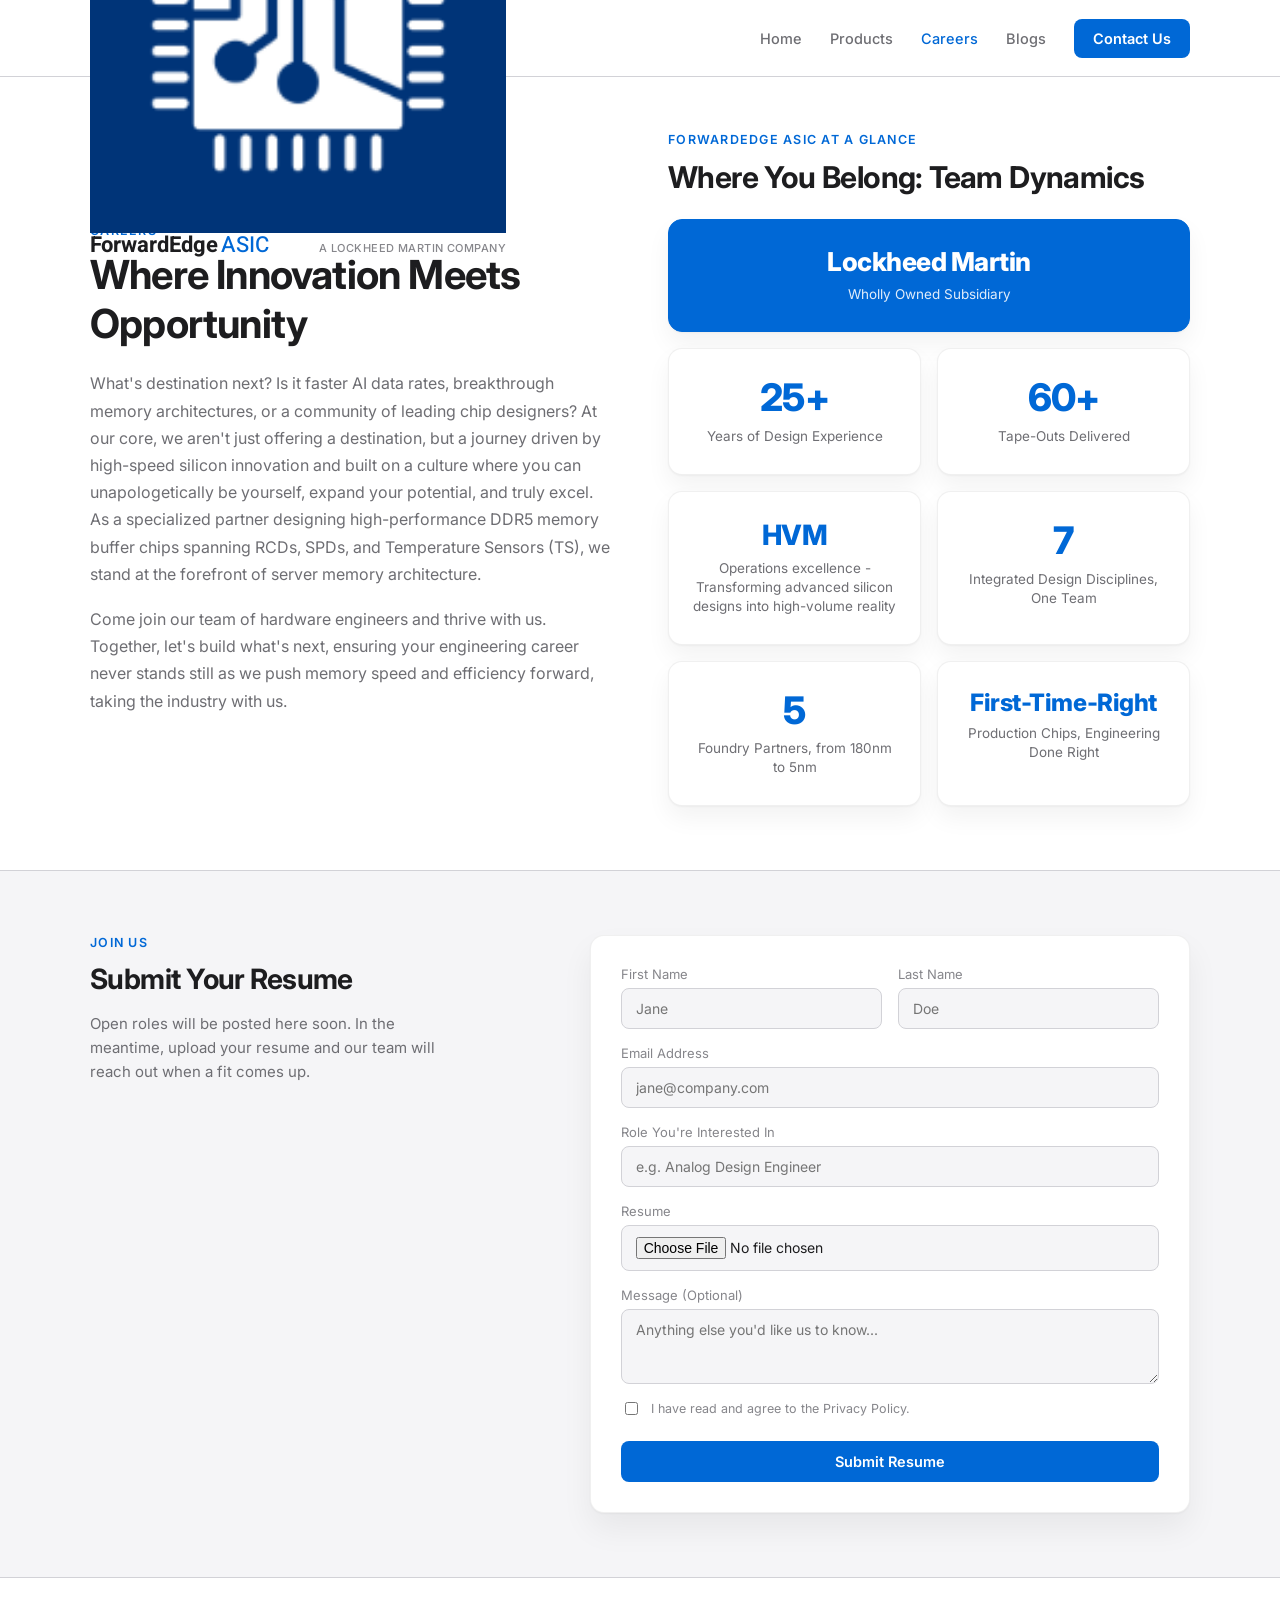
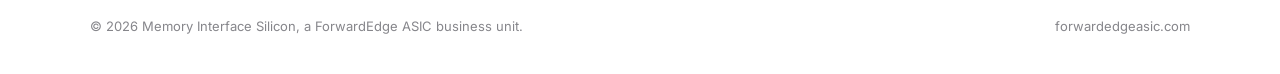
<file: careers.html>
<!DOCTYPE html>
<html lang="en">
<head>
<meta charset="UTF-8">
<meta name="viewport" content="width=device-width, initial-scale=1.0">
<title>Careers — ForwardEdge ASIC</title>
<link rel="preconnect" href="https://fonts.googleapis.com">
<link rel="preconnect" href="https://fonts.gstatic.com" crossorigin>
<link href="https://fonts.googleapis.com/css2?family=Inter:wght@400;500;600;700;800&family=Heebo:wght@500;700&display=swap" rel="stylesheet">
<link rel="icon" type="image/png" href="assets/img/fea-logo.png">
<link rel="stylesheet" href="assets/css/style.css">
</head>
<body>

<header class="site-header">
  <div class="container">
    <a href="index.html" class="brand">
      <img src="assets/img/fea-logo.png" alt="ForwardEdge ASIC">
      <span class="brand-text">
        <span class="brand-name"><span class="fw">ForwardEdge</span><span class="asic">ASIC</span></span>
        <span class="brand-tag">A LOCKHEED MARTIN COMPANY</span>
      </span>
    </a>
    <nav class="nav-desktop">
      <a href="index.html">Home</a>
      <a href="products.html">Products</a>
      <a href="careers.html" class="active">Careers</a>
      <a href="blogs.html">Blogs</a>
      <a href="contact.html" class="btn btn-primary" style="padding:10px 18px;">Contact Us</a>
    </nav>
    <button class="nav-toggle" aria-label="Toggle menu">
      <svg width="20" height="20" viewBox="0 0 24 24" fill="none" stroke="currentColor" stroke-width="2" stroke-linecap="round" stroke-linejoin="round"><path d="M4 7h16M4 12h16M4 17h16"></path></svg>
    </button>
  </div>
  <div class="nav-mobile-panel">
    <a href="index.html" class="nav-mobile-link">Home</a>
    <a href="products.html" class="nav-mobile-link">Products</a>
    <a href="careers.html" class="nav-mobile-link">Careers</a>
    <a href="blogs.html" class="nav-mobile-link">Blogs</a>
    <a href="contact.html" class="btn btn-primary" style="margin-top:14px; justify-content:center;">Contact Us</a>
  </div>
</header>
<div class="header-spacer"></div>

<section style="padding: 56px 0 64px; border-bottom: 1px solid var(--border);">
  <div class="container two-col">
    <div style="display: flex; flex-direction: column; justify-content: center;">
      <div class="eyebrow">Careers</div>
      <h1 style="font-size: clamp(28px, 3.6vw, 40px); margin-top: 12px;">Where Innovation Meets Opportunity</h1>
      <p style="margin-top: 22px; font-size: 16px; line-height: 1.7; color: var(--text-dim);">
        What's destination next? Is it faster AI data rates, breakthrough memory architectures, or a community of leading chip designers? At our core, we aren't just offering a destination, but a journey driven by high-speed silicon innovation and built on a culture where you can unapologetically be yourself, expand your potential, and truly excel. As a specialized partner designing high-performance DDR5 memory buffer chips spanning RCDs, SPDs, and Temperature Sensors (TS), we stand at the forefront of server memory architecture.
      </p>
      <p style="margin-top: 18px; font-size: 16px; line-height: 1.7; color: var(--text-dim);">
        Come join our team of hardware engineers and thrive with us. Together, let's build what's next, ensuring your engineering career never stands still as we push memory speed and efficiency forward, taking the industry with us.
      </p>
    </div>
    <div>
      <div class="eyebrow">ForwardEdge ASIC at a Glance</div>
      <h2 style="font-size: clamp(24px, 3vw, 30px); margin-top: 12px;">Where You Belong: Team Dynamics</h2>
      <div class="stat-tile stat-highlight" style="margin-top: 24px;">
        <div class="stat-number" style="font-size: clamp(20px, 2.2vw, 26px);">Lockheed Martin</div>
        <div class="stat-label">Wholly Owned Subsidiary</div>
      </div>
      <div class="stats-grid cols-2 reveal" style="margin-top: 16px;">
        <div class="stat-tile">
          <div class="stat-number" data-count-to="25" data-count-suffix="+">25+</div>
          <div class="stat-label">Years of Design Experience</div>
        </div>
        <div class="stat-tile">
          <div class="stat-number" data-count-to="60" data-count-suffix="+">60+</div>
          <div class="stat-label">Tape-Outs Delivered</div>
        </div>
        <div class="stat-tile">
          <div class="stat-number" style="font-size: clamp(22px, 2.4vw, 28px);">HVM</div>
          <div class="stat-label">Operations excellence - Transforming advanced silicon designs into high-volume reality</div>
        </div>
        <div class="stat-tile">
          <div class="stat-number" data-count-to="7">7</div>
          <div class="stat-label">Integrated Design Disciplines, One Team</div>
        </div>
        <div class="stat-tile">
          <div class="stat-number" data-count-to="5">5</div>
          <div class="stat-label">Foundry Partners, from 180nm to 5nm</div>
        </div>
        <div class="stat-tile">
          <div class="stat-number" style="font-size: clamp(18px, 2vw, 24px);">First-Time-Right</div>
          <div class="stat-label">Production Chips, Engineering Done Right</div>
        </div>
      </div>
    </div>
  </div>
</section>

<section id="resume" style="padding: 64px 0; background: var(--bg-soft);">
  <div class="container two-col-form">
    <div>
      <div class="eyebrow">Join Us</div>
      <h2 style="font-size: clamp(22px, 2.6vw, 28px); margin-top: 12px;">Submit Your Resume</h2>
      <p style="margin-top: 16px; font-size: 15px; line-height: 1.6; color: var(--text-dim); max-width: 380px;">
        Open roles will be posted here soon. In the meantime, upload your resume and our team will reach out when a fit comes up.
      </p>
    </div>

    <div id="resumeFormWrap" class="reveal">
      <form id="resumeForm" action="https://formspree.io/f/YOUR_RESUME_FORM_ID" method="POST" enctype="multipart/form-data" class="card" style="padding: 30px; display: flex; flex-direction: column; gap: 16px;">
        <div class="field-row">
          <div class="field">
            <label>First Name</label>
            <input type="text" name="first_name" placeholder="Jane" required>
          </div>
          <div class="field">
            <label>Last Name</label>
            <input type="text" name="last_name" placeholder="Doe" required>
          </div>
        </div>
        <div class="field">
          <label>Email Address</label>
          <input type="email" name="email" placeholder="jane@company.com" required>
        </div>
        <div class="field">
          <label>Role You're Interested In</label>
          <input type="text" name="role_interest" placeholder="e.g. Analog Design Engineer">
        </div>
        <div class="field">
          <label>Resume</label>
          <input type="file" name="resume" accept=".pdf,.doc,.docx" required>
        </div>
        <div class="field">
          <label>Message (Optional)</label>
          <textarea rows="3" name="message" placeholder="Anything else you'd like us to know..."></textarea>
        </div>
        <label class="checkbox-row"><input type="checkbox" style="margin-top: 2px;" required> I have read and agree to the Privacy Policy.</label>
        <button type="submit" id="resumeSubmitBtn" class="btn btn-primary" style="justify-content: center; margin-top: 6px; border: none; font-family: inherit;">Submit Resume</button>
        <p id="resumeError" style="display: none; font-size: 13px; color: #C0392B; margin: 0;">Something went wrong submitting the form. Please try again.</p>
      </form>

      <div id="resumeSuccess" class="card" style="display: none; padding: 40px; text-align: center;">
        <h3 style="font-size: 20px; font-weight: 600;">This Form Isn't Live Yet</h3>
        <p style="margin-top: 10px; font-size: 14.5px; line-height: 1.6; color: var(--text-dim);">We're still setting up resume submissions. Please check back soon.</p>
      </div>
    </div>
  </div>
</section>

<footer class="site-footer">
  <div class="container">
    <span class="footer-fine">© 2026 Memory Interface Silicon, a ForwardEdge ASIC business unit.</span>
    <a href="https://forwardedgeasic.com/" class="footer-fine">forwardedgeasic.com</a>
  </div>
</footer>
<script src="assets/js/main.js"></script>
</body>
</html>
</file>
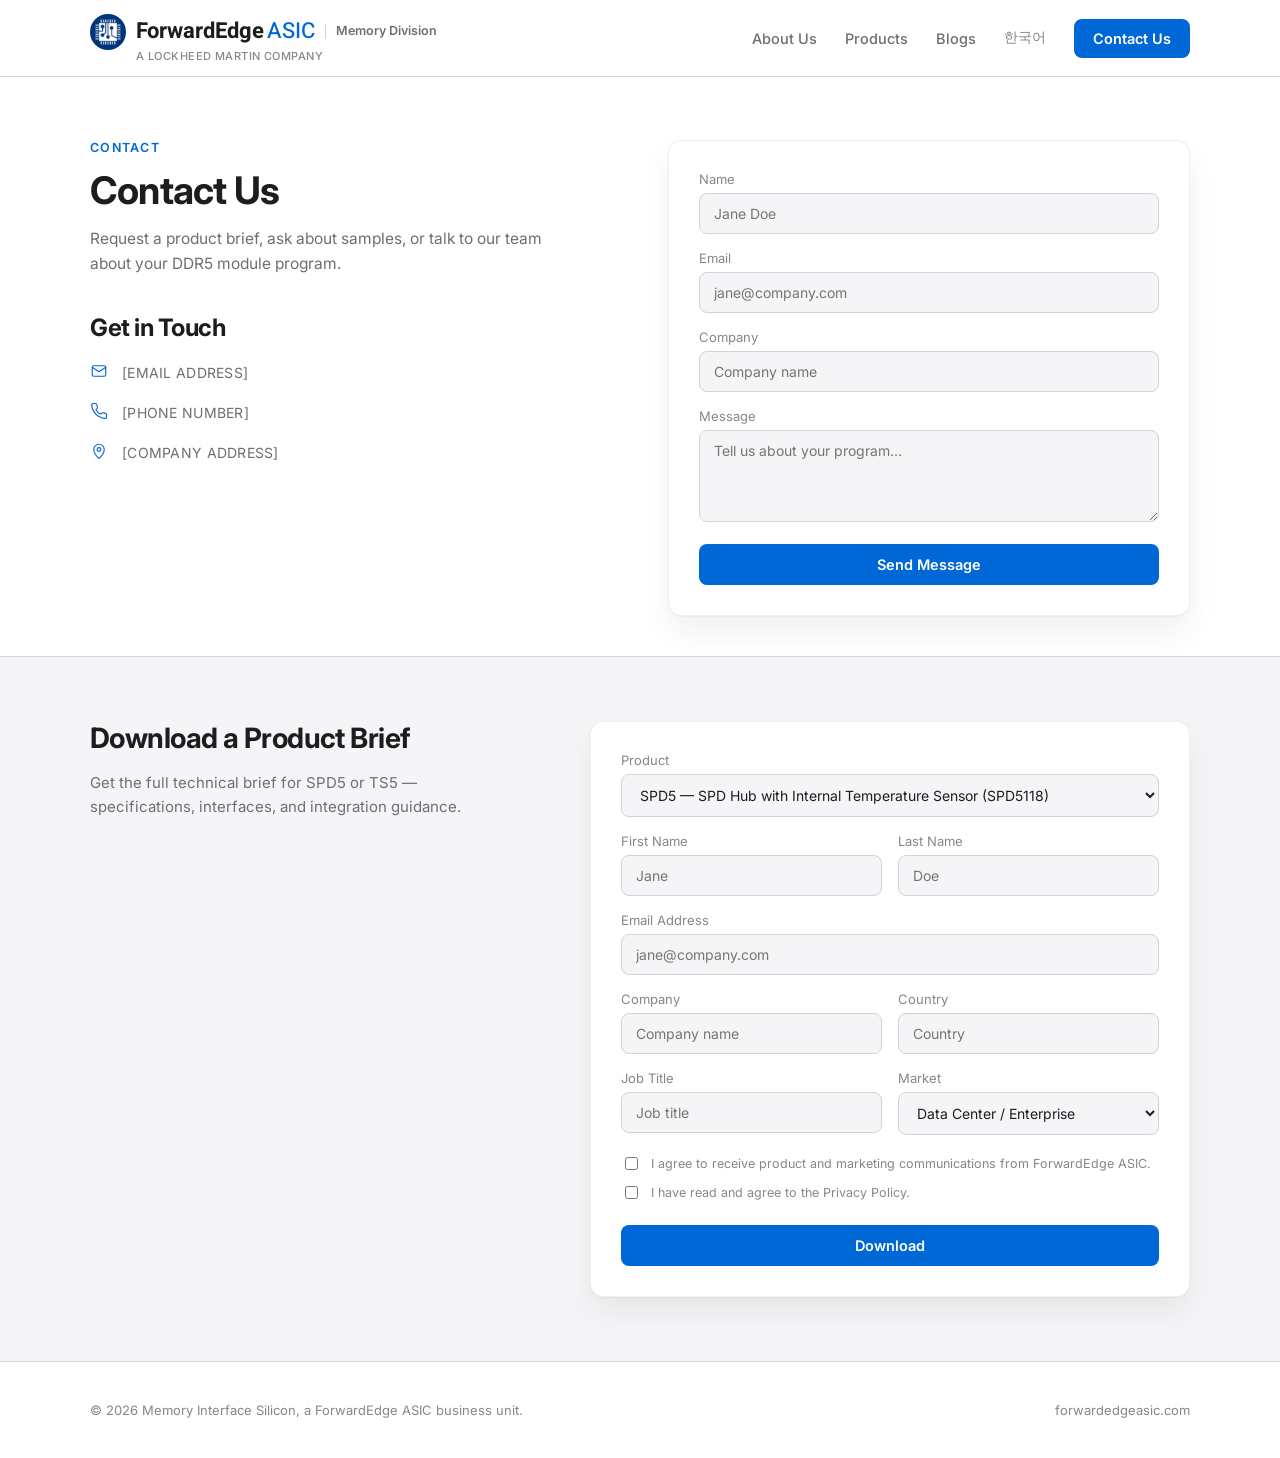
<file: contact.html>
<!DOCTYPE html>
<html lang="en">
<head>
<meta charset="UTF-8">
<meta name="viewport" content="width=device-width, initial-scale=1.0">
<title>Contact Us — ForwardEdge ASIC</title>
<link rel="preconnect" href="https://fonts.googleapis.com">
<link rel="preconnect" href="https://fonts.gstatic.com" crossorigin>
<link href="https://fonts.googleapis.com/css2?family=Inter:wght@400;500;600;700;800&family=Heebo:wght@500;700&display=swap" rel="stylesheet">
<link rel="icon" type="image/png" href="assets/img/fea-logo.png">
<link rel="stylesheet" href="assets/css/style.css">
</head>
<body>

<header class="site-header">
  <div class="container">
    <div class="brand">
      <div class="brand-row">
        <a href="https://forwardedgeasic.com/" class="brand-link" target="_blank" rel="noopener">
          <img src="assets/img/fea-logo.png" alt="ForwardEdge ASIC">
          <span class="brand-name"><span class="fw">ForwardEdge</span><span class="asic">ASIC</span></span>
        </a>
        <span class="brand-division">Memory Division</span>
      </div>
      <span class="brand-tag">A LOCKHEED MARTIN COMPANY</span>
    </div>
    <nav class="nav-desktop">
      <a href="index.html">About Us</a>
      <a href="products.html">Products</a>
      <a href="blogs.html">Blogs</a>
      <a href="ko/contact.html" style="color: var(--text-faint); font-size: 13.5px;">한국어</a>
      <a href="contact.html" class="btn btn-primary active" style="padding:10px 18px;">Contact Us</a>
    </nav>
    <button class="nav-toggle" aria-label="Toggle menu">
      <svg width="20" height="20" viewBox="0 0 24 24" fill="none" stroke="currentColor" stroke-width="2" stroke-linecap="round" stroke-linejoin="round"><path d="M4 7h16M4 12h16M4 17h16"></path></svg>
    </button>
  </div>
  <div class="nav-mobile-panel">
    <a href="index.html" class="nav-mobile-link">About Us</a>
    <a href="products.html" class="nav-mobile-link">Products</a>
    <a href="blogs.html" class="nav-mobile-link">Blogs</a>
    <a href="ko/contact.html" class="nav-mobile-link">한국어</a>
    <a href="contact.html" class="btn btn-primary" style="margin-top:14px; justify-content:center;">Contact Us</a>
  </div>
</header>
<div class="header-spacer"></div>

<section id="contact" style="padding: 64px 0 40px; border-bottom: 1px solid var(--border);">
  <div class="container two-col" style="align-items: start;">
    <div>
      <div class="eyebrow">Contact</div>
      <h1 style="font-size: clamp(28px, 3.6vw, 38px); margin-top: 12px;">Contact Us</h1>
      <p style="margin-top: 14px; font-size: 15.5px; line-height: 1.6; color: var(--text-dim); max-width: 460px;">
        Request a product brief, ask about samples, or talk to our team about your DDR5 module program.
      </p>
      <h2 style="font-size: clamp(20px, 2.4vw, 24px); margin-top: 36px;">Get in Touch</h2>
      <div style="display: flex; flex-direction: column; gap: 18px; margin-top: 20px;">
        <div style="display: flex; align-items: center; gap: 14px;">
          <span style="color: var(--accent);"><svg width="18" height="18" viewBox="0 0 24 24" fill="none" stroke="currentColor" stroke-width="1.5" stroke-linecap="round" stroke-linejoin="round"><rect x="3" y="5" width="18" height="14" rx="2"></rect><path d="m3 7 9 6 9-6"></path></svg></span>
          <span class="mono" style="font-size: 14px; color: var(--text-dim);">[EMAIL ADDRESS]</span>
        </div>
        <div style="display: flex; align-items: center; gap: 14px;">
          <span style="color: var(--accent);"><svg width="18" height="18" viewBox="0 0 24 24" fill="none" stroke="currentColor" stroke-width="1.5" stroke-linecap="round" stroke-linejoin="round"><path d="M22 16.9v3a2 2 0 0 1-2.2 2 19.8 19.8 0 0 1-8.6-3 19.5 19.5 0 0 1-6-6 19.8 19.8 0 0 1-3-8.7A2 2 0 0 1 4.1 2h3a2 2 0 0 1 2 1.7c.1 1 .3 2 .7 3a2 2 0 0 1-.4 2.1L8 10.3a16 16 0 0 0 6 6l1.5-1.4a2 2 0 0 1 2.1-.4c1 .4 2 .6 3 .7a2 2 0 0 1 1.7 2Z"></path></svg></span>
          <span class="mono" style="font-size: 14px; color: var(--text-dim);">[PHONE NUMBER]</span>
        </div>
        <div style="display: flex; align-items: center; gap: 14px;">
          <span style="color: var(--accent);"><svg width="18" height="18" viewBox="0 0 24 24" fill="none" stroke="currentColor" stroke-width="1.5" stroke-linecap="round" stroke-linejoin="round"><path d="M12 22s7-6.5 7-12a7 7 0 1 0-14 0c0 5.5 7 12 7 12Z"></path><circle cx="12" cy="10" r="2.5"></circle></svg></span>
          <span class="mono" style="font-size: 14px; color: var(--text-dim);">[COMPANY ADDRESS]</span>
        </div>
      </div>
    </div>

    <div id="contactFormWrap" class="reveal">
      <form id="contactForm" class="card" style="padding: 30px; display: flex; flex-direction: column; gap: 16px;">
        <div class="field">
          <label>Name</label>
          <input type="text" name="name" placeholder="Jane Doe">
        </div>
        <div class="field">
          <label>Email</label>
          <input type="email" name="email" placeholder="jane@company.com">
        </div>
        <div class="field">
          <label>Company</label>
          <input type="text" name="company" placeholder="Company name">
        </div>
        <div class="field">
          <label>Message</label>
          <textarea rows="4" name="message" placeholder="Tell us about your program..."></textarea>
        </div>
        <button type="submit" id="contactSubmitBtn" class="btn btn-primary" style="justify-content: center; margin-top: 6px; border: none; font-family: inherit;">Send Message</button>
      </form>

      <div id="contactWip" class="card" style="display: none; padding: 40px; text-align: center;">
        <h3 style="font-size: 20px; font-weight: 600;">This Form Isn't Live Yet</h3>
        <p style="margin-top: 10px; font-size: 14.5px; line-height: 1.6; color: var(--text-dim);">We're still setting up our contact form. Please check back soon.</p>
      </div>
    </div>
  </div>
</section>

<section id="brief" style="padding: 64px 0; background: var(--bg-soft);">
  <div class="container two-col-form">
    <div>
      <h2 style="font-size: clamp(22px, 2.6vw, 28px);">Download a Product Brief</h2>
      <p style="margin-top: 16px; font-size: 15px; line-height: 1.6; color: var(--text-dim); max-width: 380px;">
        Get the full technical brief for SPD5 or TS5 — specifications, interfaces, and integration guidance.
      </p>
    </div>

    <div id="briefFormWrap" class="reveal">
      <form id="briefForm" action="https://formspree.io/f/YOUR_FORM_ID" method="POST" class="card" style="padding: 30px; display: flex; flex-direction: column; gap: 16px;">
        <div class="field">
          <label>Product</label>
          <select id="briefProduct" name="product" required>
            <option value="spd5118">SPD5 — SPD Hub with Internal Temperature Sensor (SPD5118)</option>
            <option value="ts5110">TS5 — DDR5 Temperature Sensor (TS5110)</option>
          </select>
        </div>
        <div class="field-row">
          <div class="field">
            <label>First Name</label>
            <input type="text" name="first_name" placeholder="Jane" required>
          </div>
          <div class="field">
            <label>Last Name</label>
            <input type="text" name="last_name" placeholder="Doe" required>
          </div>
        </div>
        <div class="field">
          <label>Email Address</label>
          <input type="email" name="email" placeholder="jane@company.com" required>
        </div>
        <div class="field-row">
          <div class="field">
            <label>Company</label>
            <input type="text" name="company" placeholder="Company name">
          </div>
          <div class="field">
            <label>Country</label>
            <input type="text" name="country" placeholder="Country">
          </div>
        </div>
        <div class="field-row">
          <div class="field">
            <label>Job Title</label>
            <input type="text" name="job_title" placeholder="Job title">
          </div>
          <div class="field">
            <label>Market</label>
            <select name="market">
              <option>Data Center / Enterprise</option>
              <option>Defense &amp; Aerospace</option>
              <option>Industrial</option>
              <option>Other</option>
            </select>
          </div>
        </div>
        <div style="display: flex; flex-direction: column; gap: 10px; margin-top: 4px;">
          <label class="checkbox-row"><input type="checkbox" style="margin-top: 2px;"> I agree to receive product and marketing communications from ForwardEdge ASIC.</label>
          <label class="checkbox-row"><input type="checkbox" style="margin-top: 2px;" required> I have read and agree to the Privacy Policy.</label>
        </div>
        <button type="submit" id="briefSubmitBtn" class="btn btn-primary" style="justify-content: center; margin-top: 6px; border: none; font-family: inherit;">Download</button>
        <p id="briefError" style="display: none; font-size: 13px; color: #C0392B; margin: 0;">Something went wrong submitting the form. Please try again.</p>
      </form>

      <div id="briefSuccess" class="card" style="display: none; padding: 40px; text-align: center;">
        <h3 style="font-size: 20px; font-weight: 600;">This Form Isn't Live Yet</h3>
        <p style="margin-top: 10px; font-size: 14.5px; line-height: 1.6; color: var(--text-dim);">We're still setting up automatic downloads. Please check back soon.</p>
      </div>
    </div>
  </div>
</section>

<footer class="site-footer">
  <div class="container">
    <span class="footer-fine">© 2026 Memory Interface Silicon, a ForwardEdge ASIC business unit.</span>
    <a href="https://forwardedgeasic.com/" class="footer-fine">forwardedgeasic.com</a>
  </div>
</footer>
<script src="assets/js/main.js"></script>
</body>
</html>
</file>
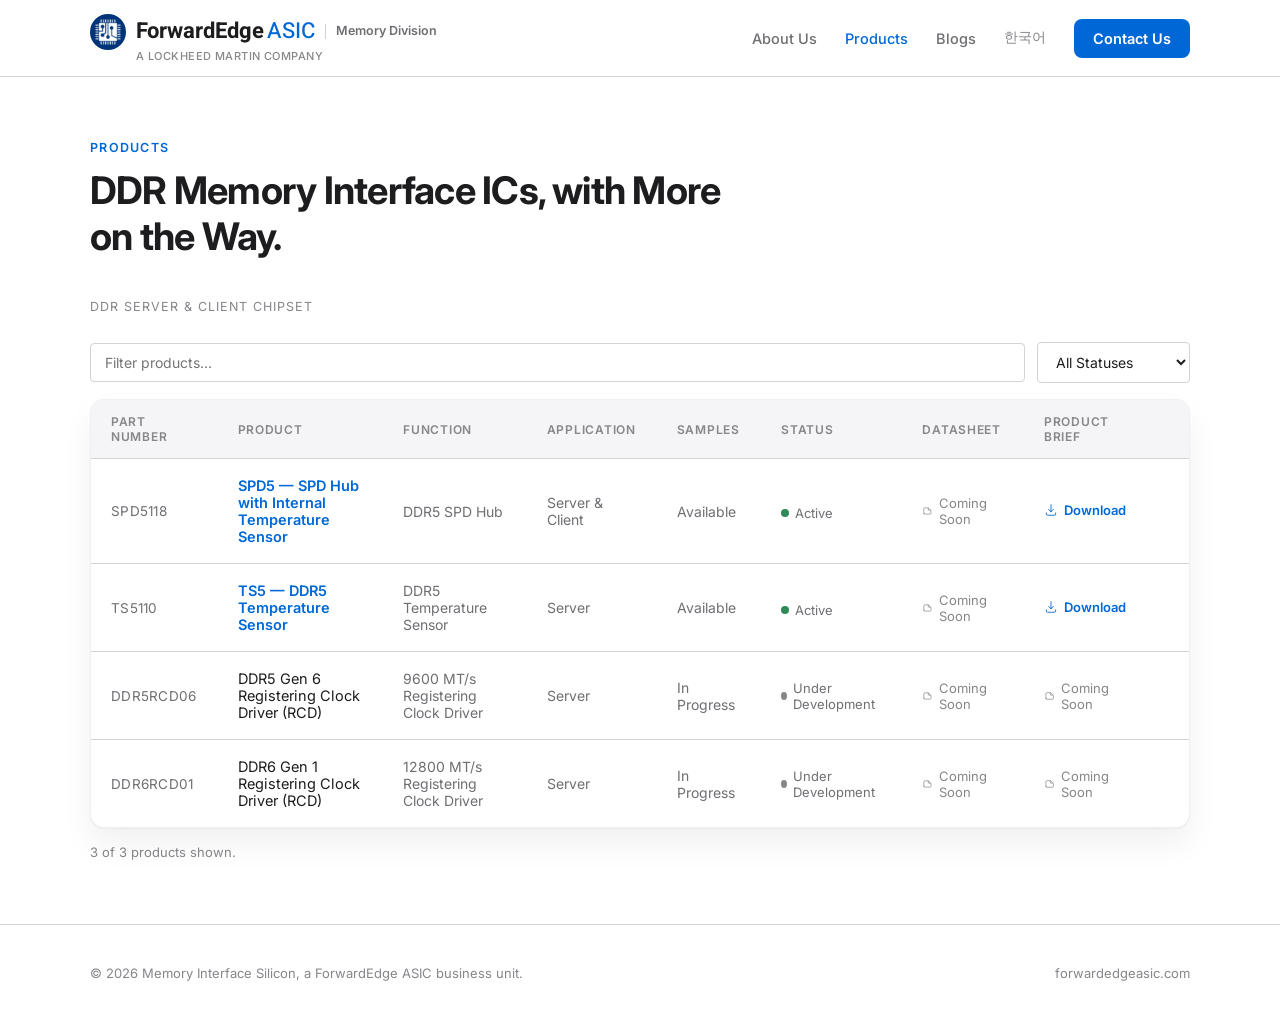
<file: products.html>
<!DOCTYPE html>
<html lang="en">
<head>
<meta charset="UTF-8">
<meta name="viewport" content="width=device-width, initial-scale=1.0">
<title>Products — ForwardEdge ASIC</title>
<link rel="preconnect" href="https://fonts.googleapis.com">
<link rel="preconnect" href="https://fonts.gstatic.com" crossorigin>
<link href="https://fonts.googleapis.com/css2?family=Inter:wght@400;500;600;700;800&family=Heebo:wght@500;700&display=swap" rel="stylesheet">
<link rel="icon" type="image/png" href="assets/img/fea-logo.png">
<link rel="stylesheet" href="assets/css/style.css">
</head>
<body>

<header class="site-header">
  <div class="container">
    <div class="brand">
      <div class="brand-row">
        <a href="https://forwardedgeasic.com/" class="brand-link" target="_blank" rel="noopener">
          <img src="assets/img/fea-logo.png" alt="ForwardEdge ASIC">
          <span class="brand-name"><span class="fw">ForwardEdge</span><span class="asic">ASIC</span></span>
        </a>
        <span class="brand-division">Memory Division</span>
      </div>
      <span class="brand-tag">A LOCKHEED MARTIN COMPANY</span>
    </div>
    <nav class="nav-desktop">
      <a href="index.html">About Us</a>
      <a href="products.html" class="active">Products</a>
      <a href="blogs.html">Blogs</a>
      <a href="ko/products.html" style="color: var(--text-faint); font-size: 13.5px;">한국어</a>
      <a href="contact.html" class="btn btn-primary" style="padding:10px 18px;">Contact Us</a>
    </nav>
    <button class="nav-toggle" aria-label="Toggle menu">
      <svg width="20" height="20" viewBox="0 0 24 24" fill="none" stroke="currentColor" stroke-width="2" stroke-linecap="round" stroke-linejoin="round"><path d="M4 7h16M4 12h16M4 17h16"></path></svg>
    </button>
  </div>
  <div class="nav-mobile-panel">
    <a href="index.html" class="nav-mobile-link">About Us</a>
    <a href="products.html" class="nav-mobile-link">Products</a>
    <a href="blogs.html" class="nav-mobile-link">Blogs</a>
    <a href="ko/products.html" class="nav-mobile-link">한국어</a>
    <a href="contact.html" class="btn btn-primary" style="margin-top:14px; justify-content:center;">Contact Us</a>
  </div>
</header>
<div class="header-spacer"></div>

<section style="padding: 64px 0;">
  <div class="container">
    <div class="eyebrow">Products</div>
    <h1 style="font-size: clamp(28px, 3.6vw, 38px); margin-top: 12px; max-width: 640px;">DDR Memory Interface ICs, with More on the Way.</h1>

    <div class="mono" style="margin-top: 40px; font-size: 12.5px; letter-spacing: 0.08em; text-transform: uppercase; color: var(--text-faint);">DDR Server &amp; Client Chipset</div>

    <div style="display: flex; gap: 12px; margin-top: 28px; flex-wrap: wrap; align-items: center;">
      <input type="text" id="productFilterSearch" placeholder="Filter products..." style="background: var(--surface); border: 1px solid var(--border); border-radius: 4px; padding: 10px 14px; font-family: inherit; font-size: 14px; color: var(--text); min-width: 220px; flex: 1;">
      <select id="productFilterStatus" style="background: var(--surface); border: 1px solid var(--border); border-radius: 4px; padding: 10px 14px; font-family: inherit; font-size: 14px; color: var(--text);">
        <option value="">All Statuses</option>
        <option value="active">Active</option>
        <option value="development">In Development</option>
      </select>
    </div>

    <div class="card reveal" style="margin-top: 16px; overflow: hidden; overflow-x: auto;">
      <table style="width: 100%; border-collapse: collapse; min-width: 1040px;">
        <thead>
          <tr style="background: var(--bg-soft); text-align: left;">
            <th class="mono" style="padding: 14px 20px; font-size: 12px; text-transform: uppercase; letter-spacing: 0.06em; color: var(--text-faint); font-weight: 600;">Part Number</th>
            <th style="padding: 14px 20px; font-size: 12px; text-transform: uppercase; letter-spacing: 0.06em; color: var(--text-faint); font-weight: 600;">Product</th>
            <th style="padding: 14px 20px; font-size: 12px; text-transform: uppercase; letter-spacing: 0.06em; color: var(--text-faint); font-weight: 600;">Function</th>
            <th style="padding: 14px 20px; font-size: 12px; text-transform: uppercase; letter-spacing: 0.06em; color: var(--text-faint); font-weight: 600;">Application</th>
            <th style="padding: 14px 20px; font-size: 12px; text-transform: uppercase; letter-spacing: 0.06em; color: var(--text-faint); font-weight: 600;">Samples</th>
            <th style="padding: 14px 20px; font-size: 12px; text-transform: uppercase; letter-spacing: 0.06em; color: var(--text-faint); font-weight: 600;">Status</th>
            <th style="padding: 14px 20px; font-size: 12px; text-transform: uppercase; letter-spacing: 0.06em; color: var(--text-faint); font-weight: 600;">Datasheet</th>
            <th style="padding: 14px 20px; font-size: 12px; text-transform: uppercase; letter-spacing: 0.06em; color: var(--text-faint); font-weight: 600;">Product Brief</th>
            <th style="padding: 14px 20px;"></th>
          </tr>
        </thead>
        <tbody id="productsTableBody">
          <tr style="border-top: 1px solid var(--border);" data-status="active">
            <td class="mono" style="padding: 18px 20px; font-size: 13.5px; color: var(--text-dim);">SPD5118</td>
            <td style="padding: 18px 20px; font-size: 14.5px;"><a href="spd5.html" class="table-link">SPD5 — SPD Hub with Internal Temperature Sensor</a></td>
            <td style="padding: 18px 20px; font-size: 14px; color: var(--text-dim);">DDR5 SPD Hub</td>
            <td style="padding: 18px 20px; font-size: 14px; color: var(--text-dim);">Server &amp; Client</td>
            <td style="padding: 18px 20px; font-size: 14px; color: var(--text-dim);">Available</td>
            <td style="padding: 18px 20px;"><span style="display: inline-flex; align-items: center; gap: 6px; font-size: 13px; color: var(--text-dim);"><span style="width: 8px; height: 8px; border-radius: 50%; background: #2E8B57; display: inline-block;"></span>Active</span></td>
            <td style="padding: 18px 20px;"><span class="doc-placeholder"><svg width="14" height="14" viewBox="0 0 24 24" fill="none" stroke="currentColor" stroke-width="1.5" stroke-linecap="round" stroke-linejoin="round"><path d="M4 17V7a2 2 0 0 1 2-2h8l6 6v6a2 2 0 0 1-2 2H6a2 2 0 0 1-2-2Z"></path><path d="M14 5v5h5"></path></svg>Coming Soon</span></td>
            <td style="padding: 18px 20px;"><a href="contact.html?product=spd5118#brief" class="table-link" style="display: inline-flex; align-items: center; gap: 6px; font-size: 13px;"><svg width="14" height="14" viewBox="0 0 24 24" fill="none" stroke="currentColor" stroke-width="1.5" stroke-linecap="round" stroke-linejoin="round"><path d="M12 3v12m0 0-4-4m4 4 4-4"></path><path d="M4 17v2a2 2 0 0 0 2 2h12a2 2 0 0 0 2-2v-2"></path></svg>Download</a></td>
            <td style="padding: 18px 20px;"></td>
          </tr>
          <tr style="border-top: 1px solid var(--border);" data-status="active">
            <td class="mono" style="padding: 18px 20px; font-size: 13.5px; color: var(--text-dim);">TS5110</td>
            <td style="padding: 18px 20px; font-size: 14.5px;"><a href="ts5.html" class="table-link">TS5 — DDR5 Temperature Sensor</a></td>
            <td style="padding: 18px 20px; font-size: 14px; color: var(--text-dim);">DDR5 Temperature Sensor</td>
            <td style="padding: 18px 20px; font-size: 14px; color: var(--text-dim);">Server</td>
            <td style="padding: 18px 20px; font-size: 14px; color: var(--text-dim);">Available</td>
            <td style="padding: 18px 20px;"><span style="display: inline-flex; align-items: center; gap: 6px; font-size: 13px; color: var(--text-dim);"><span style="width: 8px; height: 8px; border-radius: 50%; background: #2E8B57; display: inline-block;"></span>Active</span></td>
            <td style="padding: 18px 20px;"><span class="doc-placeholder"><svg width="14" height="14" viewBox="0 0 24 24" fill="none" stroke="currentColor" stroke-width="1.5" stroke-linecap="round" stroke-linejoin="round"><path d="M4 17V7a2 2 0 0 1 2-2h8l6 6v6a2 2 0 0 1-2 2H6a2 2 0 0 1-2-2Z"></path><path d="M14 5v5h5"></path></svg>Coming Soon</span></td>
            <td style="padding: 18px 20px;"><a href="contact.html?product=ts5110#brief" class="table-link" style="display: inline-flex; align-items: center; gap: 6px; font-size: 13px;"><svg width="14" height="14" viewBox="0 0 24 24" fill="none" stroke="currentColor" stroke-width="1.5" stroke-linecap="round" stroke-linejoin="round"><path d="M12 3v12m0 0-4-4m4 4 4-4"></path><path d="M4 17v2a2 2 0 0 0 2 2h12a2 2 0 0 0 2-2v-2"></path></svg>Download</a></td>
            <td style="padding: 18px 20px;"></td>
          </tr>
          <tr style="border-top: 1px solid var(--border);" data-status="development">
            <td class="mono" style="padding: 18px 20px; font-size: 13.5px; color: var(--text-dim);">DDR5RCD06</td>
            <td style="padding: 18px 20px; font-size: 14.5px; color: var(--text);">DDR5 Gen 6 Registering Clock Driver (RCD)</td>
            <td style="padding: 18px 20px; font-size: 14px; color: var(--text-dim);">9600 MT/s Registering Clock Driver</td>
            <td style="padding: 18px 20px; font-size: 14px; color: var(--text-dim);">Server</td>
            <td style="padding: 18px 20px; font-size: 14px; color: var(--text-dim);">In Progress</td>
            <td style="padding: 18px 20px;"><span style="display: inline-flex; align-items: center; gap: 6px; font-size: 13px; color: var(--text-dim);"><span style="width: 8px; height: 8px; border-radius: 50%; background: var(--text-faint); display: inline-block;"></span>Under Development</span></td>
            <td style="padding: 18px 20px;"><span class="doc-placeholder"><svg width="14" height="14" viewBox="0 0 24 24" fill="none" stroke="currentColor" stroke-width="1.5" stroke-linecap="round" stroke-linejoin="round"><path d="M4 17V7a2 2 0 0 1 2-2h8l6 6v6a2 2 0 0 1-2 2H6a2 2 0 0 1-2-2Z"></path><path d="M14 5v5h5"></path></svg>Coming Soon</span></td>
            <td style="padding: 18px 20px;"><span class="doc-placeholder"><svg width="14" height="14" viewBox="0 0 24 24" fill="none" stroke="currentColor" stroke-width="1.5" stroke-linecap="round" stroke-linejoin="round"><path d="M4 17V7a2 2 0 0 1 2-2h8l6 6v6a2 2 0 0 1-2 2H6a2 2 0 0 1-2-2Z"></path><path d="M14 5v5h5"></path></svg>Coming Soon</span></td>
            <td style="padding: 18px 20px;"></td>
          </tr>
          <tr style="border-top: 1px solid var(--border);" data-status="development">
            <td class="mono" style="padding: 18px 20px; font-size: 13.5px; color: var(--text-dim);">DDR6RCD01</td>
            <td style="padding: 18px 20px; font-size: 14.5px; color: var(--text);">DDR6 Gen 1 Registering Clock Driver (RCD)</td>
            <td style="padding: 18px 20px; font-size: 14px; color: var(--text-dim);">12800 MT/s Registering Clock Driver</td>
            <td style="padding: 18px 20px; font-size: 14px; color: var(--text-dim);">Server</td>
            <td style="padding: 18px 20px; font-size: 14px; color: var(--text-dim);">In Progress</td>
            <td style="padding: 18px 20px;"><span style="display: inline-flex; align-items: center; gap: 6px; font-size: 13px; color: var(--text-dim);"><span style="width: 8px; height: 8px; border-radius: 50%; background: var(--text-faint); display: inline-block;"></span>Under Development</span></td>
            <td style="padding: 18px 20px;"><span class="doc-placeholder"><svg width="14" height="14" viewBox="0 0 24 24" fill="none" stroke="currentColor" stroke-width="1.5" stroke-linecap="round" stroke-linejoin="round"><path d="M4 17V7a2 2 0 0 1 2-2h8l6 6v6a2 2 0 0 1-2 2H6a2 2 0 0 1-2-2Z"></path><path d="M14 5v5h5"></path></svg>Coming Soon</span></td>
            <td style="padding: 18px 20px;"><span class="doc-placeholder"><svg width="14" height="14" viewBox="0 0 24 24" fill="none" stroke="currentColor" stroke-width="1.5" stroke-linecap="round" stroke-linejoin="round"><path d="M4 17V7a2 2 0 0 1 2-2h8l6 6v6a2 2 0 0 1-2 2H6a2 2 0 0 1-2-2Z"></path><path d="M14 5v5h5"></path></svg>Coming Soon</span></td>
            <td style="padding: 18px 20px;"></td>
          </tr>
        </tbody>
      </table>
    </div>
    <p id="productFilterCount" style="margin-top: 16px; font-size: 13px; color: var(--text-faint);">3 of 3 products shown.</p>
  </div>
</section>

<footer class="site-footer">
  <div class="container">
    <span class="footer-fine">© 2026 Memory Interface Silicon, a ForwardEdge ASIC business unit.</span>
    <a href="https://forwardedgeasic.com/" class="footer-fine">forwardedgeasic.com</a>
  </div>
</footer>
<script src="assets/js/main.js"></script>
</body>
</html>
</file>
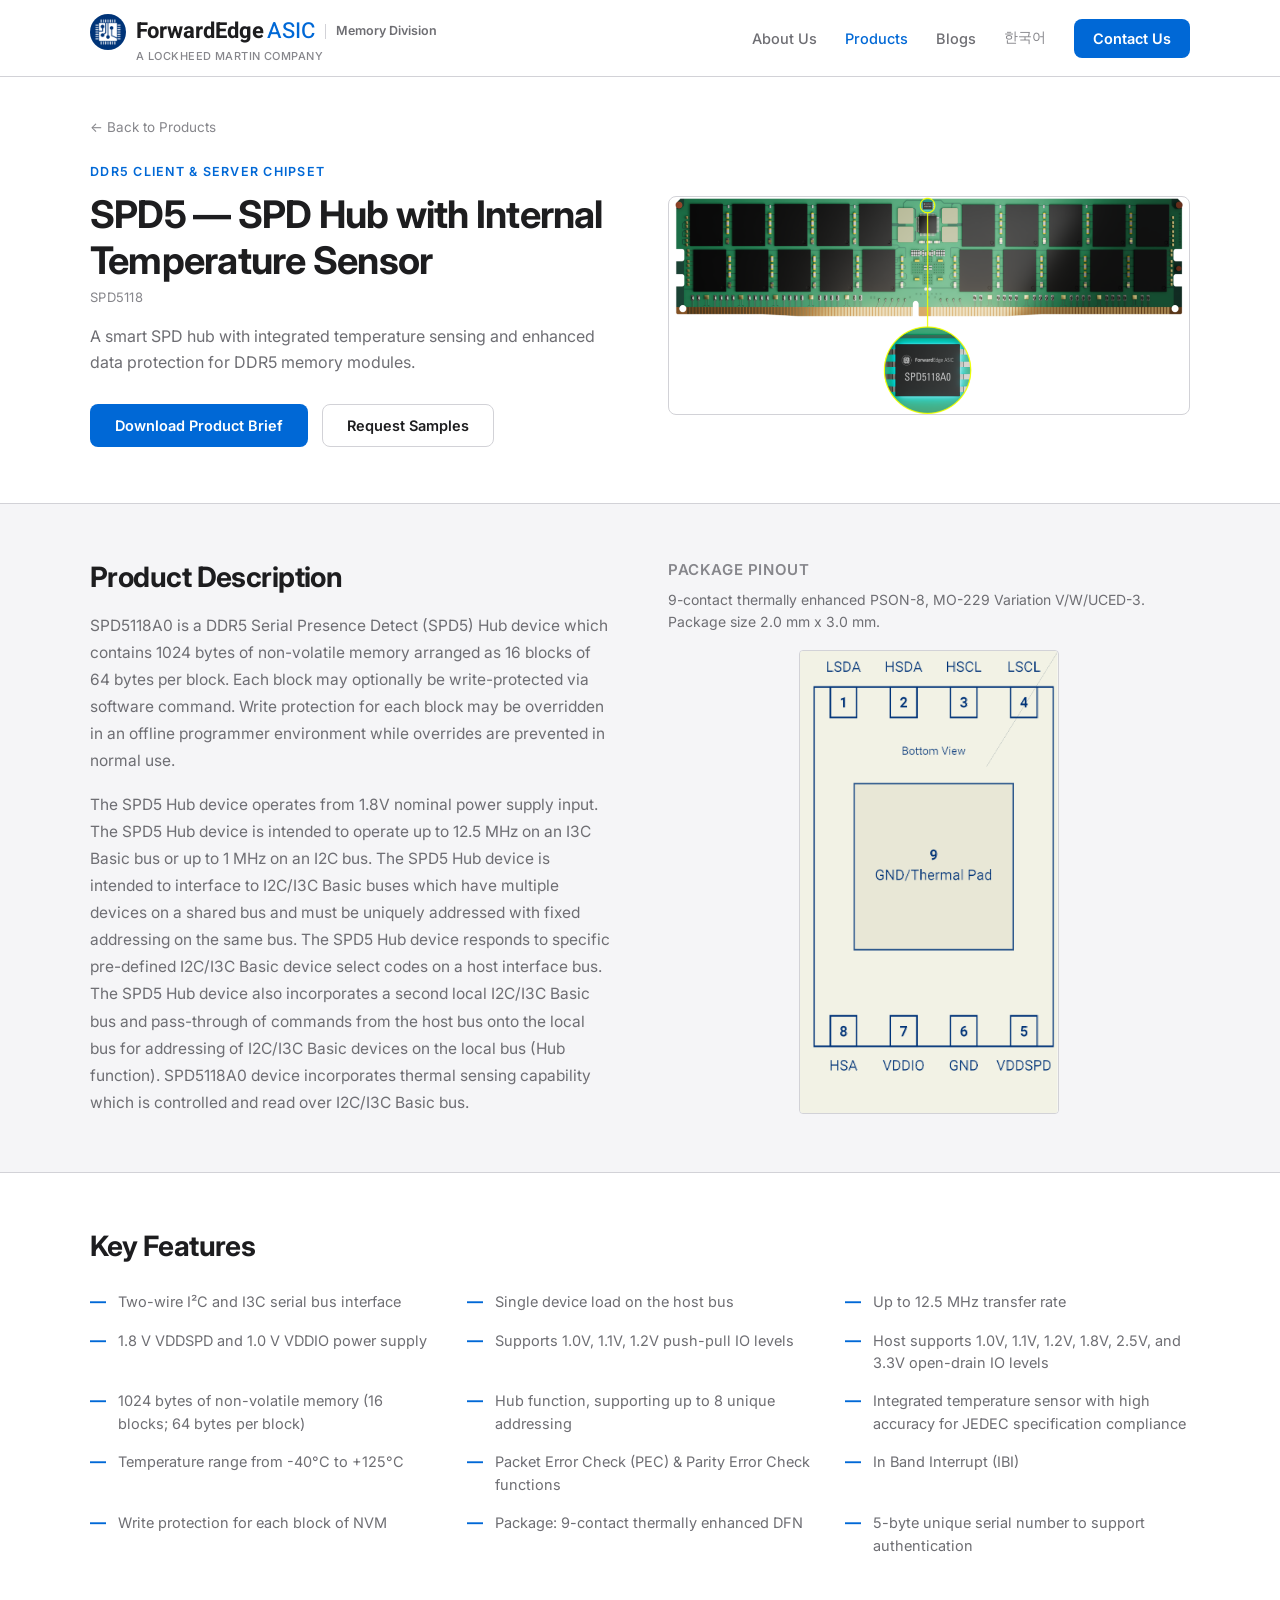
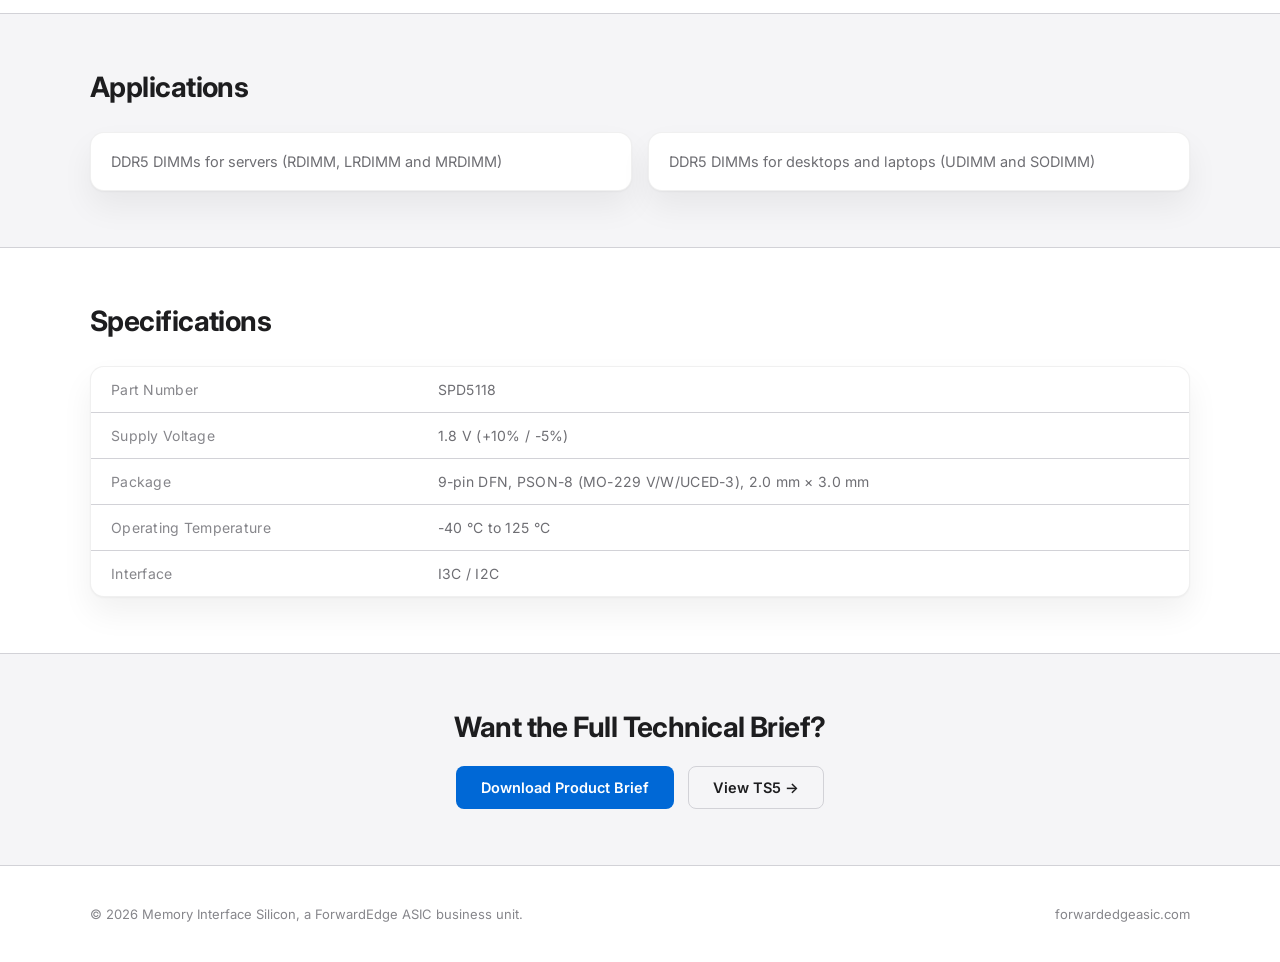
<file: spd5.html>
<!DOCTYPE html>
<html lang="en">
<head>
<meta charset="UTF-8">
<meta name="viewport" content="width=device-width, initial-scale=1.0">
<title>SPD5 — SPD Hub with Internal Temperature Sensor | ForwardEdge ASIC</title>
<link rel="preconnect" href="https://fonts.googleapis.com">
<link rel="preconnect" href="https://fonts.gstatic.com" crossorigin>
<link href="https://fonts.googleapis.com/css2?family=Inter:wght@400;500;600;700;800&family=Heebo:wght@500;700&display=swap" rel="stylesheet">
<link rel="icon" type="image/png" href="assets/img/fea-logo.png">
<link rel="stylesheet" href="assets/css/style.css">
</head>
<body>

<header class="site-header">
  <div class="container">
    <div class="brand">
      <div class="brand-row">
        <a href="https://forwardedgeasic.com/" class="brand-link" target="_blank" rel="noopener">
          <img src="assets/img/fea-logo.png" alt="ForwardEdge ASIC">
          <span class="brand-name"><span class="fw">ForwardEdge</span><span class="asic">ASIC</span></span>
        </a>
        <span class="brand-division">Memory Division</span>
      </div>
      <span class="brand-tag">A LOCKHEED MARTIN COMPANY</span>
    </div>
    <nav class="nav-desktop">
      <a href="index.html">About Us</a>
      <a href="products.html" class="active">Products</a>
      <a href="blogs.html">Blogs</a>
      <a href="ko/spd5.html" style="color: var(--text-faint); font-size: 13.5px;">한국어</a>
      <a href="contact.html" class="btn btn-primary" style="padding:10px 18px;">Contact Us</a>
    </nav>
    <button class="nav-toggle" aria-label="Toggle menu">
      <svg width="20" height="20" viewBox="0 0 24 24" fill="none" stroke="currentColor" stroke-width="2" stroke-linecap="round" stroke-linejoin="round"><path d="M4 7h16M4 12h16M4 17h16"></path></svg>
    </button>
  </div>
  <div class="nav-mobile-panel">
    <a href="index.html" class="nav-mobile-link">About Us</a>
    <a href="products.html" class="nav-mobile-link">Products</a>
    <a href="blogs.html" class="nav-mobile-link">Blogs</a>
    <a href="ko/spd5.html" class="nav-mobile-link">한국어</a>
    <a href="contact.html" class="btn btn-primary" style="margin-top:14px; justify-content:center;">Contact Us</a>
  </div>
</header>
<div class="header-spacer"></div>

<section style="padding: 40px 0 0;">
  <div class="container">
    <a href="products.html" style="font-size: 13.5px; color: var(--text-faint); display: inline-flex; align-items: center; gap: 6px;">&larr; Back to Products</a>
  </div>
</section>

<section style="padding: 28px 0 56px;">
  <div class="container two-col" style="align-items: center;">
    <div>
      <div class="eyebrow">DDR5 Client &amp; Server Chipset</div>
      <h1 style="font-size: clamp(26px, 3.6vw, 38px); margin-top: 12px;">SPD5 — SPD Hub with Internal Temperature Sensor</h1>
      <span class="mono" style="font-size: 13px; color: var(--text-faint); display: block; margin-top: 6px;">SPD5118</span>
      <p style="margin-top: 18px; font-size: 16px; line-height: 1.65; color: var(--text-dim);">
        A smart SPD hub with integrated temperature sensing and enhanced data protection for DDR5 memory modules.
      </p>
      <div style="display: flex; gap: 14px; margin-top: 28px; flex-wrap: wrap;">
        <a href="contact.html#brief" class="btn btn-primary">Download Product Brief</a>
        <a href="contact.html" class="btn btn-ghost">Request Samples</a>
      </div>
    </div>
    <div style="border-radius: 8px; overflow: hidden; border: 1px solid var(--border);">
      <img src="assets/img/spd5-diagram.png" alt="SPD5118 placement on a DDR5 RDIMM module" style="width: 100%; display: block;">
    </div>
  </div>
</section>

<section style="padding: 56px 0; background: var(--bg-soft); border-top: 1px solid var(--border); border-bottom: 1px solid var(--border);">
  <div class="container two-col reveal">
    <div>
      <h2 style="font-size: clamp(22px, 2.6vw, 28px);">Product Description</h2>
      <p style="margin-top: 18px; font-size: 15.5px; line-height: 1.75; color: var(--text-dim);">
        SPD5118A0 is a DDR5 Serial Presence Detect (SPD5) Hub device which contains 1024 bytes of non-volatile memory arranged as 16 blocks of 64 bytes per block. Each block may optionally be write-protected via software command. Write protection for each block may be overridden in an offline programmer environment while overrides are prevented in normal use.
      </p>
      <p style="margin-top: 16px; font-size: 15.5px; line-height: 1.75; color: var(--text-dim);">
        The SPD5 Hub device operates from 1.8V nominal power supply input. The SPD5 Hub device is intended to operate up to 12.5 MHz on an I3C Basic bus or up to 1 MHz on an I2C bus. The SPD5 Hub device is intended to interface to I2C/I3C Basic buses which have multiple devices on a shared bus and must be uniquely addressed with fixed addressing on the same bus. The SPD5 Hub device responds to specific pre-defined I2C/I3C Basic device select codes on a host interface bus. The SPD5 Hub device also incorporates a second local I2C/I3C Basic bus and pass-through of commands from the host bus onto the local bus for addressing of I2C/I3C Basic devices on the local bus (Hub function). SPD5118A0 device incorporates thermal sensing capability which is controlled and read over I2C/I3C Basic bus.
      </p>
    </div>
    <div>
      <h3 style="font-size: 15px; font-weight: 600; color: var(--text-faint); text-transform: uppercase; letter-spacing: 0.04em;">Package Pinout</h3>
      <p style="margin-top: 10px; font-size: 14px; line-height: 1.6; color: var(--text-dim);">
        9-contact thermally enhanced PSON-8, MO-229 Variation V/W/UCED-3. Package size 2.0 mm x 3.0 mm.
      </p>
      <div style="display: flex; justify-content: center; margin-top: 16px;">
        <img src="assets/img/spd5-pinout.png" alt="SPD5118A0 package pinout diagram, bottom view" style="width: 100%; max-width: 260px; border: 1px solid var(--border); border-radius: 4px;">
      </div>
    </div>
  </div>
</section>

<section style="padding: 56px 0;">
  <div class="container reveal">
    <h2 style="font-size: clamp(22px, 2.6vw, 28px);">Key Features</h2>
    <div style="display: grid; grid-template-columns: repeat(auto-fit, minmax(min(320px, 100%), 1fr)); gap: 16px 32px; margin-top: 28px;">
      <div style="display: flex; gap: 12px; align-items: flex-start;">
        <span style="color: var(--accent); font-weight: 700; flex-shrink: 0;">—</span>
        <span style="font-size: 14.5px; line-height: 1.55; color: var(--text-dim);">Two-wire I²C and I3C serial bus interface</span>
      </div>
      <div style="display: flex; gap: 12px; align-items: flex-start;">
        <span style="color: var(--accent); font-weight: 700; flex-shrink: 0;">—</span>
        <span style="font-size: 14.5px; line-height: 1.55; color: var(--text-dim);">Single device load on the host bus</span>
      </div>
      <div style="display: flex; gap: 12px; align-items: flex-start;">
        <span style="color: var(--accent); font-weight: 700; flex-shrink: 0;">—</span>
        <span style="font-size: 14.5px; line-height: 1.55; color: var(--text-dim);">Up to 12.5 MHz transfer rate</span>
      </div>
      <div style="display: flex; gap: 12px; align-items: flex-start;">
        <span style="color: var(--accent); font-weight: 700; flex-shrink: 0;">—</span>
        <span style="font-size: 14.5px; line-height: 1.55; color: var(--text-dim);">1.8 V VDDSPD and 1.0 V VDDIO power supply</span>
      </div>
      <div style="display: flex; gap: 12px; align-items: flex-start;">
        <span style="color: var(--accent); font-weight: 700; flex-shrink: 0;">—</span>
        <span style="font-size: 14.5px; line-height: 1.55; color: var(--text-dim);">Supports 1.0V, 1.1V, 1.2V push-pull IO levels</span>
      </div>
      <div style="display: flex; gap: 12px; align-items: flex-start;">
        <span style="color: var(--accent); font-weight: 700; flex-shrink: 0;">—</span>
        <span style="font-size: 14.5px; line-height: 1.55; color: var(--text-dim);">Host supports 1.0V, 1.1V, 1.2V, 1.8V, 2.5V, and 3.3V open-drain IO levels</span>
      </div>
      <div style="display: flex; gap: 12px; align-items: flex-start;">
        <span style="color: var(--accent); font-weight: 700; flex-shrink: 0;">—</span>
        <span style="font-size: 14.5px; line-height: 1.55; color: var(--text-dim);">1024 bytes of non-volatile memory (16 blocks; 64 bytes per block)</span>
      </div>
      <div style="display: flex; gap: 12px; align-items: flex-start;">
        <span style="color: var(--accent); font-weight: 700; flex-shrink: 0;">—</span>
        <span style="font-size: 14.5px; line-height: 1.55; color: var(--text-dim);">Hub function, supporting up to 8 unique addressing</span>
      </div>
      <div style="display: flex; gap: 12px; align-items: flex-start;">
        <span style="color: var(--accent); font-weight: 700; flex-shrink: 0;">—</span>
        <span style="font-size: 14.5px; line-height: 1.55; color: var(--text-dim);">Integrated temperature sensor with high accuracy for JEDEC specification compliance</span>
      </div>
      <div style="display: flex; gap: 12px; align-items: flex-start;">
        <span style="color: var(--accent); font-weight: 700; flex-shrink: 0;">—</span>
        <span style="font-size: 14.5px; line-height: 1.55; color: var(--text-dim);">Temperature range from -40°C to +125°C</span>
      </div>
      <div style="display: flex; gap: 12px; align-items: flex-start;">
        <span style="color: var(--accent); font-weight: 700; flex-shrink: 0;">—</span>
        <span style="font-size: 14.5px; line-height: 1.55; color: var(--text-dim);">Packet Error Check (PEC) &amp; Parity Error Check functions</span>
      </div>
      <div style="display: flex; gap: 12px; align-items: flex-start;">
        <span style="color: var(--accent); font-weight: 700; flex-shrink: 0;">—</span>
        <span style="font-size: 14.5px; line-height: 1.55; color: var(--text-dim);">In Band Interrupt (IBI)</span>
      </div>
      <div style="display: flex; gap: 12px; align-items: flex-start;">
        <span style="color: var(--accent); font-weight: 700; flex-shrink: 0;">—</span>
        <span style="font-size: 14.5px; line-height: 1.55; color: var(--text-dim);">Write protection for each block of NVM</span>
      </div>
      <div style="display: flex; gap: 12px; align-items: flex-start;">
        <span style="color: var(--accent); font-weight: 700; flex-shrink: 0;">—</span>
        <span style="font-size: 14.5px; line-height: 1.55; color: var(--text-dim);">Package: 9-contact thermally enhanced DFN</span>
      </div>
      <div style="display: flex; gap: 12px; align-items: flex-start;">
        <span style="color: var(--accent); font-weight: 700; flex-shrink: 0;">—</span>
        <span style="font-size: 14.5px; line-height: 1.55; color: var(--text-dim);">5-byte unique serial number to support authentication</span>
      </div>
    </div>
  </div>
</section>

<section style="padding: 56px 0; background: var(--bg-soft); border-top: 1px solid var(--border); border-bottom: 1px solid var(--border);">
  <div class="container">
    <h2 style="font-size: clamp(22px, 2.6vw, 28px);">Applications</h2>
    <div class="reveal" style="display: grid; grid-template-columns: repeat(auto-fit, minmax(min(280px, 100%), 1fr)); gap: 16px; margin-top: 28px;">
      <div class="card" style="padding: 20px; font-size: 14.5px; color: var(--text-dim);">DDR5 DIMMs for servers (RDIMM, LRDIMM and MRDIMM)</div>
      <div class="card" style="padding: 20px; font-size: 14.5px; color: var(--text-dim);">DDR5 DIMMs for desktops and laptops (UDIMM and SODIMM)</div>
    </div>
  </div>
</section>

<section style="padding: 56px 0;">
  <div class="container">
    <h2 style="font-size: clamp(22px, 2.6vw, 28px);">Specifications</h2>
    <div class="card reveal" style="margin-top: 28px; overflow: hidden; overflow-x: auto;">
      <table style="width: 100%; border-collapse: collapse; min-width: 480px;">
        <tbody class="mono" style="font-size: 14px;">
          <tr style="border-bottom: 1px solid var(--border);"><td style="padding: 14px 20px; color: var(--text-faint);">Part Number</td><td style="padding: 14px 20px; color: var(--text-dim);">SPD5118</td></tr>
          <tr style="border-bottom: 1px solid var(--border);"><td style="padding: 14px 20px; color: var(--text-faint);">Supply Voltage</td><td style="padding: 14px 20px; color: var(--text-dim);">1.8 V (+10% / -5%)</td></tr>
          <tr style="border-bottom: 1px solid var(--border);"><td style="padding: 14px 20px; color: var(--text-faint);">Package</td><td style="padding: 14px 20px; color: var(--text-dim);">9-pin DFN, PSON-8 (MO-229 V/W/UCED-3), 2.0 mm × 3.0 mm</td></tr>
          <tr style="border-bottom: 1px solid var(--border);"><td style="padding: 14px 20px; color: var(--text-faint);">Operating Temperature</td><td style="padding: 14px 20px; color: var(--text-dim);">-40 °C to 125 °C</td></tr>
          <tr><td style="padding: 14px 20px; color: var(--text-faint);">Interface</td><td style="padding: 14px 20px; color: var(--text-dim);">I3C / I2C</td></tr>
        </tbody>
      </table>
    </div>
  </div>
</section>

<section style="padding: 56px 0; background: var(--bg-soft); border-top: 1px solid var(--border);">
  <div class="container reveal" style="text-align: center; max-width: 560px; margin: 0 auto;">
    <h2 style="font-size: clamp(22px, 2.6vw, 28px);">Want the Full Technical Brief?</h2>
    <div style="display: flex; gap: 14px; margin-top: 22px; justify-content: center; flex-wrap: wrap;">
      <a href="contact.html#brief" class="btn btn-primary">Download Product Brief</a>
      <a href="ts5.html" class="btn btn-ghost">View TS5 →</a>
    </div>
  </div>
</section>

<footer class="site-footer">
  <div class="container">
    <span class="footer-fine">© 2026 Memory Interface Silicon, a ForwardEdge ASIC business unit.</span>
    <a href="https://forwardedgeasic.com/" class="footer-fine">forwardedgeasic.com</a>
  </div>
</footer>
<script src="assets/js/main.js"></script>
</body>
</html>
</file>
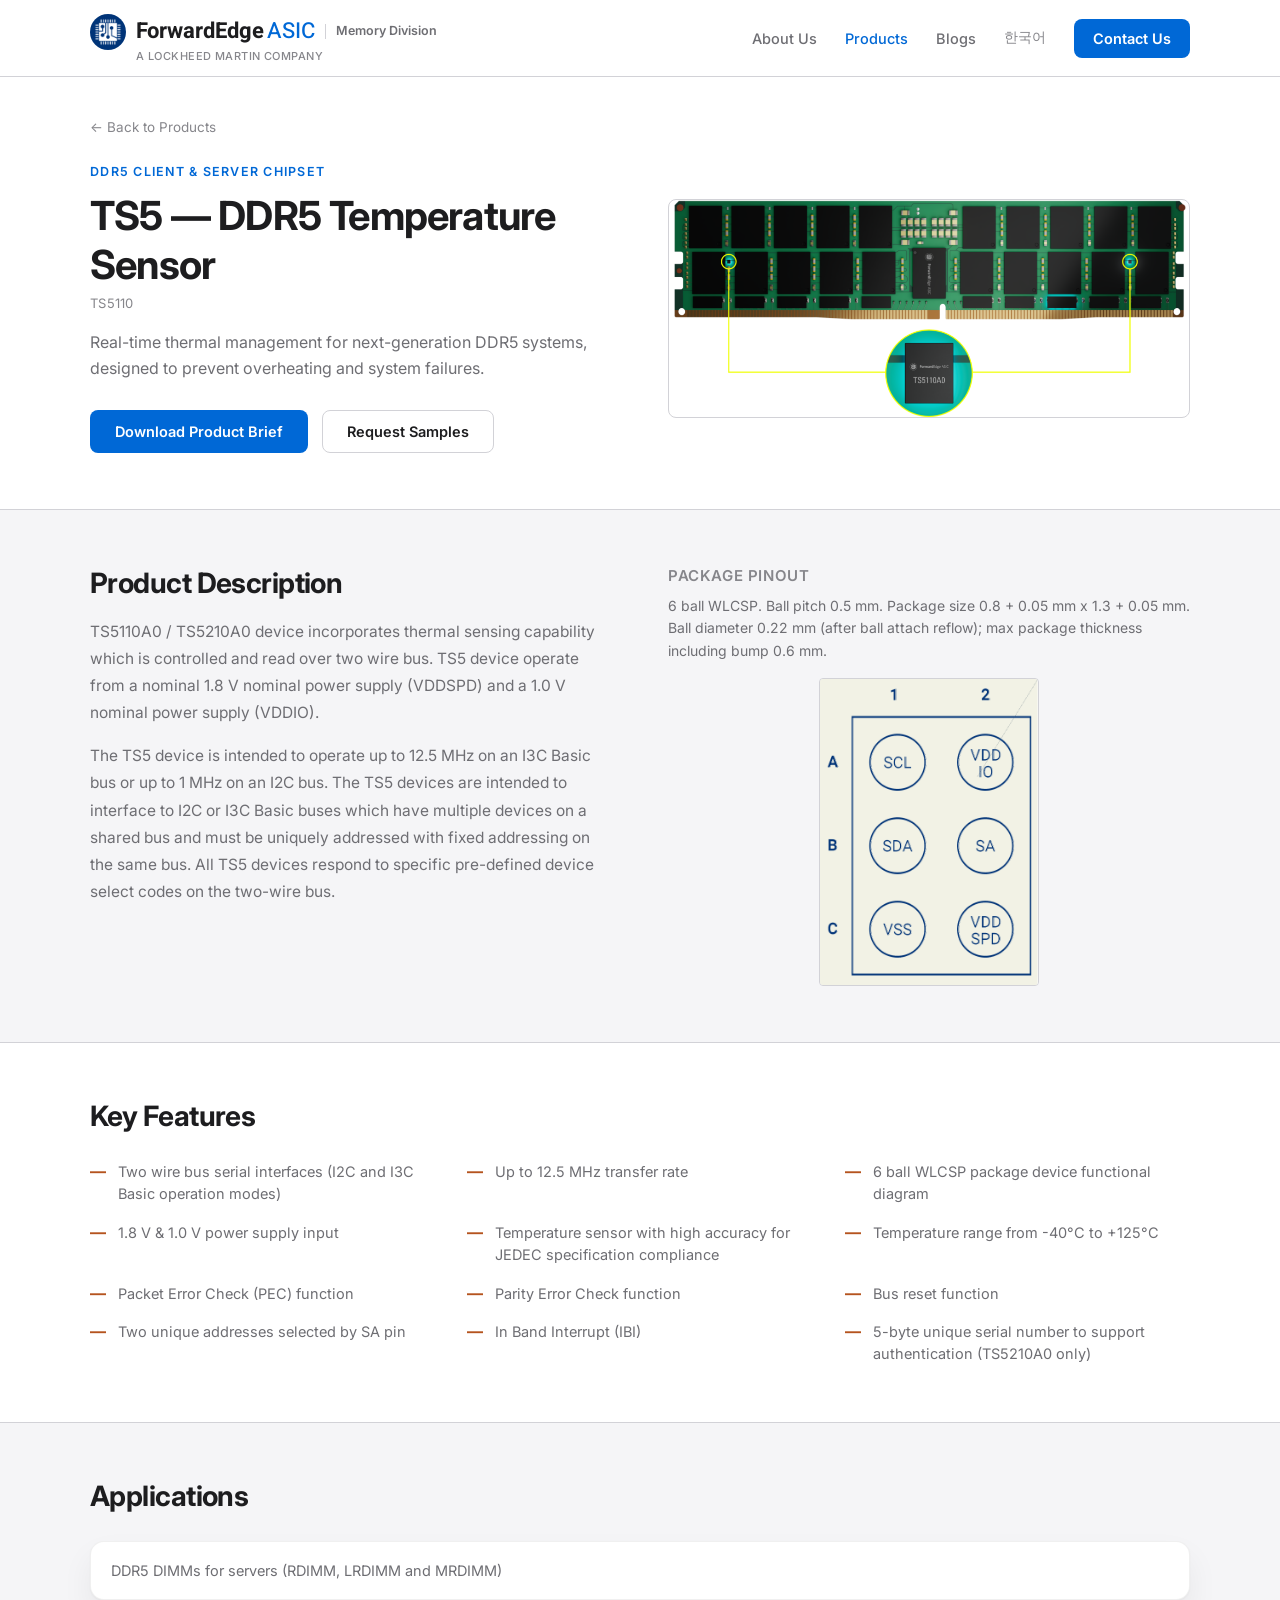
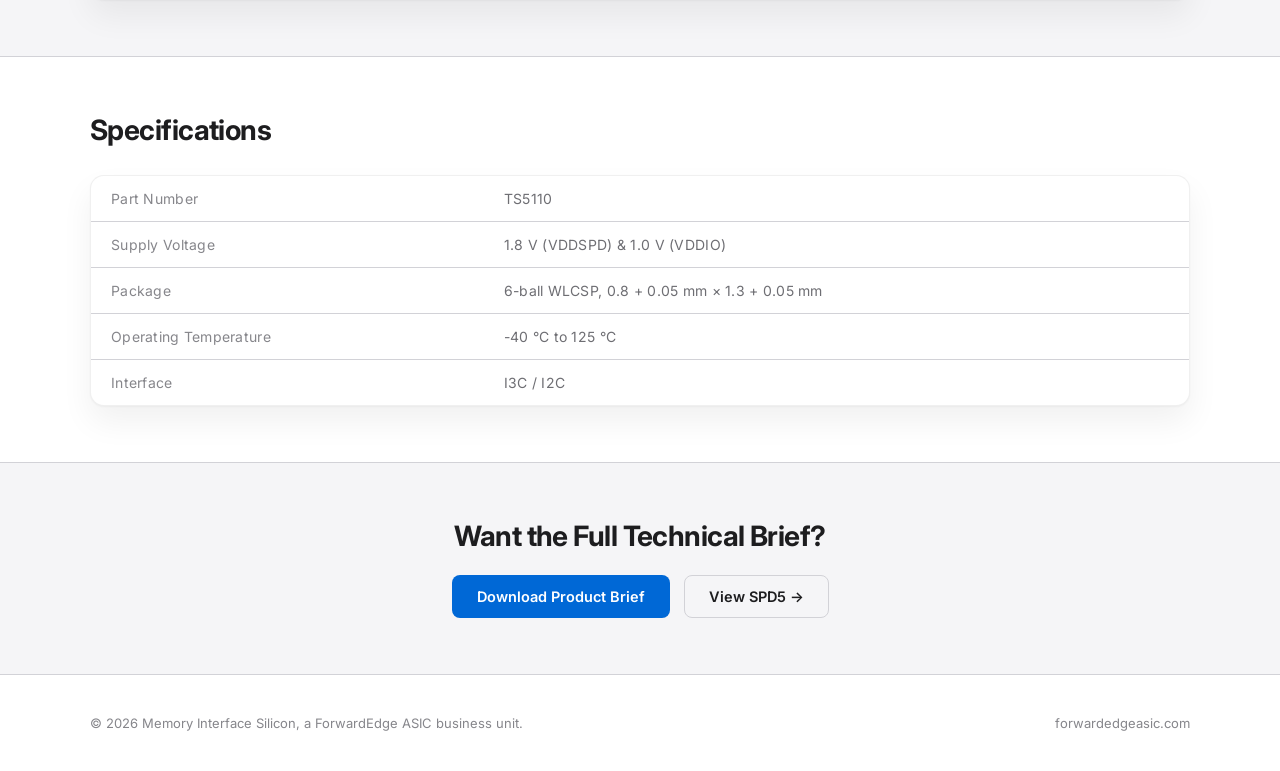
<file: ts5.html>
<!DOCTYPE html>
<html lang="en">
<head>
<meta charset="UTF-8">
<meta name="viewport" content="width=device-width, initial-scale=1.0">
<title>TS5 — DDR5 Temperature Sensor | ForwardEdge ASIC</title>
<link rel="preconnect" href="https://fonts.googleapis.com">
<link rel="preconnect" href="https://fonts.gstatic.com" crossorigin>
<link href="https://fonts.googleapis.com/css2?family=Inter:wght@400;500;600;700;800&family=Heebo:wght@500;700&display=swap" rel="stylesheet">
<link rel="icon" type="image/png" href="assets/img/fea-logo.png">
<link rel="stylesheet" href="assets/css/style.css">
</head>
<body>

<header class="site-header">
  <div class="container">
    <div class="brand">
      <div class="brand-row">
        <a href="https://forwardedgeasic.com/" class="brand-link" target="_blank" rel="noopener">
          <img src="assets/img/fea-logo.png" alt="ForwardEdge ASIC">
          <span class="brand-name"><span class="fw">ForwardEdge</span><span class="asic">ASIC</span></span>
        </a>
        <span class="brand-division">Memory Division</span>
      </div>
      <span class="brand-tag">A LOCKHEED MARTIN COMPANY</span>
    </div>
    <nav class="nav-desktop">
      <a href="index.html">About Us</a>
      <a href="products.html" class="active">Products</a>
      <a href="blogs.html">Blogs</a>
      <a href="ko/ts5.html" style="color: var(--text-faint); font-size: 13.5px;">한국어</a>
      <a href="contact.html" class="btn btn-primary" style="padding:10px 18px;">Contact Us</a>
    </nav>
    <button class="nav-toggle" aria-label="Toggle menu">
      <svg width="20" height="20" viewBox="0 0 24 24" fill="none" stroke="currentColor" stroke-width="2" stroke-linecap="round" stroke-linejoin="round"><path d="M4 7h16M4 12h16M4 17h16"></path></svg>
    </button>
  </div>
  <div class="nav-mobile-panel">
    <a href="index.html" class="nav-mobile-link">About Us</a>
    <a href="products.html" class="nav-mobile-link">Products</a>
    <a href="blogs.html" class="nav-mobile-link">Blogs</a>
    <a href="ko/ts5.html" class="nav-mobile-link">한국어</a>
    <a href="contact.html" class="btn btn-primary" style="margin-top:14px; justify-content:center;">Contact Us</a>
  </div>
</header>
<div class="header-spacer"></div>

<section style="padding: 40px 0 0;">
  <div class="container">
    <a href="products.html" style="font-size: 13.5px; color: var(--text-faint); display: inline-flex; align-items: center; gap: 6px;">&larr; Back to Products</a>
  </div>
</section>

<section style="padding: 28px 0 56px;">
  <div class="container two-col" style="align-items: center;">
    <div>
      <div class="eyebrow">DDR5 Client &amp; Server Chipset</div>
      <h1 style="font-size: clamp(28px, 3.8vw, 40px); margin-top: 12px;">TS5 — DDR5 Temperature Sensor</h1>
      <span class="mono" style="font-size: 13px; color: var(--text-faint); display: block; margin-top: 6px;">TS5110</span>
      <p style="margin-top: 18px; font-size: 16px; line-height: 1.65; color: var(--text-dim);">
        Real-time thermal management for next-generation DDR5 systems, designed to prevent overheating and system failures.
      </p>
      <div style="display: flex; gap: 14px; margin-top: 28px; flex-wrap: wrap;">
        <a href="contact.html#brief" class="btn btn-primary">Download Product Brief</a>
        <a href="contact.html" class="btn btn-ghost">Request Samples</a>
      </div>
    </div>
    <div style="border-radius: 8px; overflow: hidden; border: 1px solid var(--border);">
      <img src="assets/img/ts5-detail.png" alt="TS5110 placement on a DDR5 RDIMM module" style="width: 100%; display: block;">
    </div>
  </div>
</section>

<section style="padding: 56px 0; background: var(--bg-soft); border-top: 1px solid var(--border); border-bottom: 1px solid var(--border);">
  <div class="container two-col reveal">
    <div>
      <h2 style="font-size: clamp(22px, 2.6vw, 28px);">Product Description</h2>
      <p style="margin-top: 18px; font-size: 15.5px; line-height: 1.75; color: var(--text-dim);">
        TS5110A0 / TS5210A0 device incorporates thermal sensing capability which is controlled and read over two wire bus. TS5 device operate from a nominal 1.8 V nominal power supply (VDDSPD) and a 1.0 V nominal power supply (VDDIO).
      </p>
      <p style="margin-top: 16px; font-size: 15.5px; line-height: 1.75; color: var(--text-dim);">
        The TS5 device is intended to operate up to 12.5 MHz on an I3C Basic bus or up to 1 MHz on an I2C bus. The TS5 devices are intended to interface to I2C or I3C Basic buses which have multiple devices on a shared bus and must be uniquely addressed with fixed addressing on the same bus. All TS5 devices respond to specific pre-defined device select codes on the two-wire bus.
      </p>
    </div>
    <div>
      <h3 style="font-size: 15px; font-weight: 600; color: var(--text-faint); text-transform: uppercase; letter-spacing: 0.04em;">Package Pinout</h3>
      <p style="margin-top: 10px; font-size: 14px; line-height: 1.6; color: var(--text-dim);">
        6 ball WLCSP. Ball pitch 0.5 mm. Package size 0.8 + 0.05 mm x 1.3 + 0.05 mm. Ball diameter 0.22 mm (after ball attach reflow); max package thickness including bump 0.6 mm.
      </p>
      <div style="display: flex; justify-content: center; margin-top: 16px;">
        <img src="assets/img/ts5-pinout.png" alt="TS5110A0 / TS5210A0 package pinout diagram" style="width: 100%; max-width: 220px; border: 1px solid var(--border); border-radius: 4px;">
      </div>
    </div>
  </div>
</section>

<section style="padding: 56px 0;">
  <div class="container reveal">
    <h2 style="font-size: clamp(22px, 2.6vw, 28px);">Key Features</h2>
    <div style="display: grid; grid-template-columns: repeat(auto-fit, minmax(min(320px, 100%), 1fr)); gap: 16px 32px; margin-top: 28px;">
      <div style="display: flex; gap: 12px; align-items: flex-start;">
        <span style="color: var(--warm); font-weight: 700; flex-shrink: 0;">—</span>
        <span style="font-size: 14.5px; line-height: 1.55; color: var(--text-dim);">Two wire bus serial interfaces (I2C and I3C Basic operation modes)</span>
      </div>
      <div style="display: flex; gap: 12px; align-items: flex-start;">
        <span style="color: var(--warm); font-weight: 700; flex-shrink: 0;">—</span>
        <span style="font-size: 14.5px; line-height: 1.55; color: var(--text-dim);">Up to 12.5 MHz transfer rate</span>
      </div>
      <div style="display: flex; gap: 12px; align-items: flex-start;">
        <span style="color: var(--warm); font-weight: 700; flex-shrink: 0;">—</span>
        <span style="font-size: 14.5px; line-height: 1.55; color: var(--text-dim);">6 ball WLCSP package device functional diagram</span>
      </div>
      <div style="display: flex; gap: 12px; align-items: flex-start;">
        <span style="color: var(--warm); font-weight: 700; flex-shrink: 0;">—</span>
        <span style="font-size: 14.5px; line-height: 1.55; color: var(--text-dim);">1.8 V &amp; 1.0 V power supply input</span>
      </div>
      <div style="display: flex; gap: 12px; align-items: flex-start;">
        <span style="color: var(--warm); font-weight: 700; flex-shrink: 0;">—</span>
        <span style="font-size: 14.5px; line-height: 1.55; color: var(--text-dim);">Temperature sensor with high accuracy for JEDEC specification compliance</span>
      </div>
      <div style="display: flex; gap: 12px; align-items: flex-start;">
        <span style="color: var(--warm); font-weight: 700; flex-shrink: 0;">—</span>
        <span style="font-size: 14.5px; line-height: 1.55; color: var(--text-dim);">Temperature range from -40°C to +125°C</span>
      </div>
      <div style="display: flex; gap: 12px; align-items: flex-start;">
        <span style="color: var(--warm); font-weight: 700; flex-shrink: 0;">—</span>
        <span style="font-size: 14.5px; line-height: 1.55; color: var(--text-dim);">Packet Error Check (PEC) function</span>
      </div>
      <div style="display: flex; gap: 12px; align-items: flex-start;">
        <span style="color: var(--warm); font-weight: 700; flex-shrink: 0;">—</span>
        <span style="font-size: 14.5px; line-height: 1.55; color: var(--text-dim);">Parity Error Check function</span>
      </div>
      <div style="display: flex; gap: 12px; align-items: flex-start;">
        <span style="color: var(--warm); font-weight: 700; flex-shrink: 0;">—</span>
        <span style="font-size: 14.5px; line-height: 1.55; color: var(--text-dim);">Bus reset function</span>
      </div>
      <div style="display: flex; gap: 12px; align-items: flex-start;">
        <span style="color: var(--warm); font-weight: 700; flex-shrink: 0;">—</span>
        <span style="font-size: 14.5px; line-height: 1.55; color: var(--text-dim);">Two unique addresses selected by SA pin</span>
      </div>
      <div style="display: flex; gap: 12px; align-items: flex-start;">
        <span style="color: var(--warm); font-weight: 700; flex-shrink: 0;">—</span>
        <span style="font-size: 14.5px; line-height: 1.55; color: var(--text-dim);">In Band Interrupt (IBI)</span>
      </div>
      <div style="display: flex; gap: 12px; align-items: flex-start;">
        <span style="color: var(--warm); font-weight: 700; flex-shrink: 0;">—</span>
        <span style="font-size: 14.5px; line-height: 1.55; color: var(--text-dim);">5-byte unique serial number to support authentication (TS5210A0 only)</span>
      </div>
    </div>
  </div>
</section>

<section style="padding: 56px 0; background: var(--bg-soft); border-top: 1px solid var(--border); border-bottom: 1px solid var(--border);">
  <div class="container">
    <h2 style="font-size: clamp(22px, 2.6vw, 28px);">Applications</h2>
    <div class="reveal" style="display: grid; grid-template-columns: repeat(auto-fit, minmax(min(280px, 100%), 1fr)); gap: 16px; margin-top: 28px;">
      <div class="card" style="padding: 20px; font-size: 14.5px; color: var(--text-dim);">DDR5 DIMMs for servers (RDIMM, LRDIMM and MRDIMM)</div>
    </div>
  </div>
</section>

<section style="padding: 56px 0;">
  <div class="container">
    <h2 style="font-size: clamp(22px, 2.6vw, 28px);">Specifications</h2>
    <div class="card reveal" style="margin-top: 28px; overflow: hidden; overflow-x: auto;">
      <table style="width: 100%; border-collapse: collapse; min-width: 480px;">
        <tbody class="mono" style="font-size: 14px;">
          <tr style="border-bottom: 1px solid var(--border);"><td style="padding: 14px 20px; color: var(--text-faint);">Part Number</td><td style="padding: 14px 20px; color: var(--text-dim);">TS5110</td></tr>
          <tr style="border-bottom: 1px solid var(--border);"><td style="padding: 14px 20px; color: var(--text-faint);">Supply Voltage</td><td style="padding: 14px 20px; color: var(--text-dim);">1.8 V (VDDSPD) &amp; 1.0 V (VDDIO)</td></tr>
          <tr style="border-bottom: 1px solid var(--border);"><td style="padding: 14px 20px; color: var(--text-faint);">Package</td><td style="padding: 14px 20px; color: var(--text-dim);">6-ball WLCSP, 0.8 + 0.05 mm × 1.3 + 0.05 mm</td></tr>
          <tr style="border-bottom: 1px solid var(--border);"><td style="padding: 14px 20px; color: var(--text-faint);">Operating Temperature</td><td style="padding: 14px 20px; color: var(--text-dim);">-40 °C to 125 °C</td></tr>
          <tr><td style="padding: 14px 20px; color: var(--text-faint);">Interface</td><td style="padding: 14px 20px; color: var(--text-dim);">I3C / I2C</td></tr>
        </tbody>
      </table>
    </div>
  </div>
</section>

<section style="padding: 56px 0; background: var(--bg-soft); border-top: 1px solid var(--border);">
  <div class="container reveal" style="text-align: center; max-width: 560px; margin: 0 auto;">
    <h2 style="font-size: clamp(22px, 2.6vw, 28px);">Want the Full Technical Brief?</h2>
    <div style="display: flex; gap: 14px; margin-top: 22px; justify-content: center; flex-wrap: wrap;">
      <a href="contact.html#brief" class="btn btn-primary">Download Product Brief</a>
      <a href="spd5.html" class="btn btn-ghost">View SPD5 →</a>
    </div>
  </div>
</section>

<footer class="site-footer">
  <div class="container">
    <span class="footer-fine">© 2026 Memory Interface Silicon, a ForwardEdge ASIC business unit.</span>
    <a href="https://forwardedgeasic.com/" class="footer-fine">forwardedgeasic.com</a>
  </div>
</footer>
<script src="assets/js/main.js"></script>
</body>
</html>
</file>
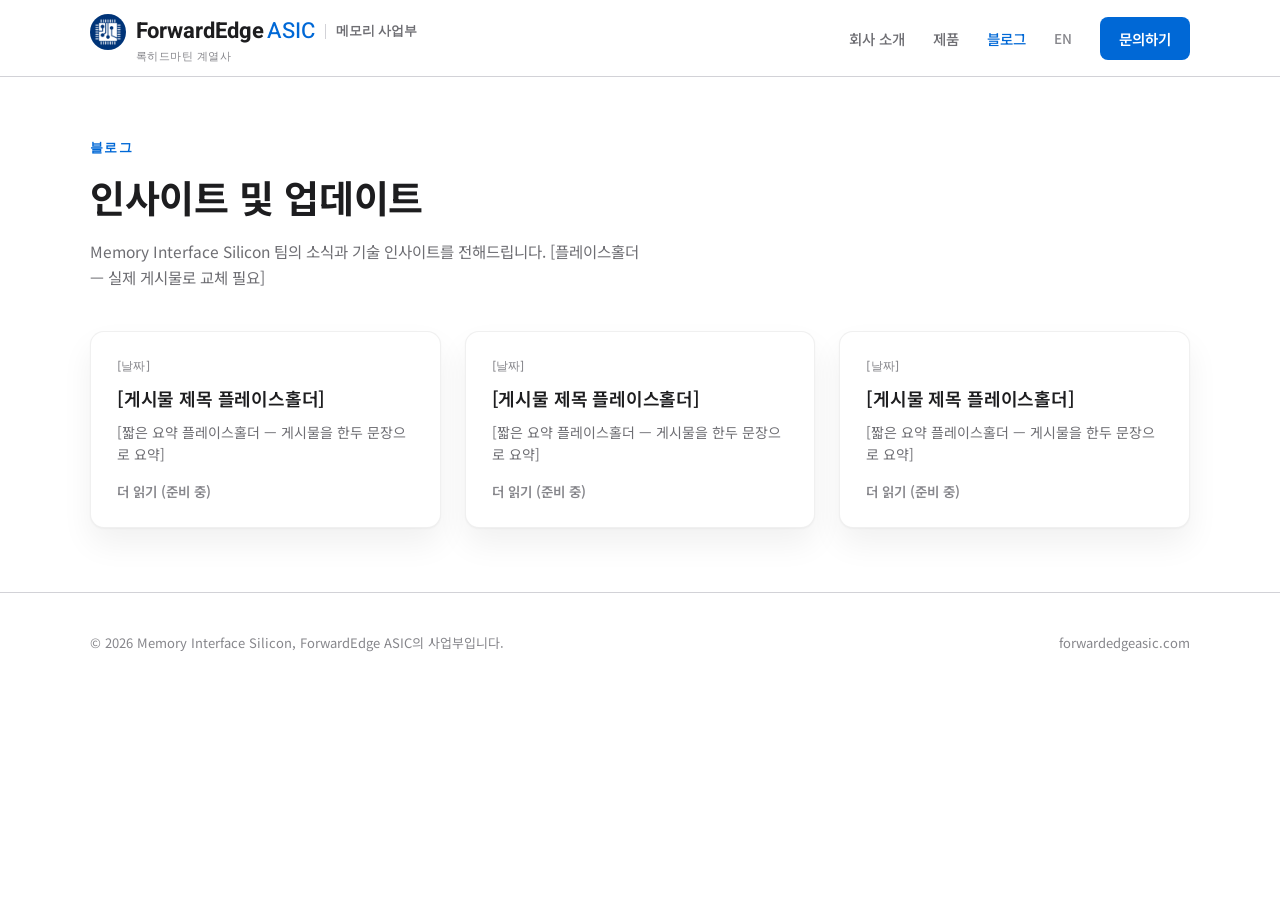
<file: ko/blogs.html>
<!DOCTYPE html>
<html lang="ko">
<head>
<meta charset="UTF-8">
<meta name="viewport" content="width=device-width, initial-scale=1.0">
<title>블로그 — ForwardEdge ASIC</title>
<link rel="preconnect" href="https://fonts.googleapis.com">
<link rel="preconnect" href="https://fonts.gstatic.com" crossorigin>
<link href="https://fonts.googleapis.com/css2?family=Inter:wght@400;500;600;700;800&family=Heebo:wght@500;700&family=Noto+Sans+KR:wght@400;500;600;700;800&display=swap" rel="stylesheet">
<link rel="icon" type="image/png" href="../assets/img/fea-logo.png">
<link rel="stylesheet" href="../assets/css/style.css">
</head>
<body>

<header class="site-header">
  <div class="container">
    <div class="brand">
      <div class="brand-row">
        <a href="https://forwardedgeasic.com/" class="brand-link" target="_blank" rel="noopener">
          <img src="../assets/img/fea-logo.png" alt="ForwardEdge ASIC">
          <span class="brand-name"><span class="fw">ForwardEdge</span><span class="asic">ASIC</span></span>
        </a>
        <span class="brand-division">메모리 사업부</span>
      </div>
      <span class="brand-tag">록히드마틴 계열사</span>
    </div>
    <nav class="nav-desktop">
      <a href="index.html">회사 소개</a>
      <a href="products.html">제품</a>
      <a href="blogs.html" class="active">블로그</a>
      <a href="../blogs.html" style="color: var(--text-faint); font-size: 13.5px;">EN</a>
      <a href="contact.html" class="btn btn-primary" style="padding:10px 18px;">문의하기</a>
    </nav>
    <button class="nav-toggle" aria-label="Toggle menu">
      <svg width="20" height="20" viewBox="0 0 24 24" fill="none" stroke="currentColor" stroke-width="2" stroke-linecap="round" stroke-linejoin="round"><path d="M4 7h16M4 12h16M4 17h16"></path></svg>
    </button>
  </div>
  <div class="nav-mobile-panel">
    <a href="index.html" class="nav-mobile-link">회사 소개</a>
    <a href="products.html" class="nav-mobile-link">제품</a>
    <a href="blogs.html" class="nav-mobile-link">블로그</a>
    <a href="../blogs.html" class="nav-mobile-link">EN</a>
    <a href="contact.html" class="btn btn-primary" style="margin-top:14px; justify-content:center;">문의하기</a>
  </div>
</header>
<div class="header-spacer"></div>

<section style="padding: 64px 0;">
  <div class="container">
    <div class="eyebrow">블로그</div>
    <h1 style="font-size: clamp(28px, 3.6vw, 38px); margin-top: 12px; max-width: 640px;">인사이트 및 업데이트</h1>
    <p style="margin-top: 14px; font-size: 15.5px; line-height: 1.7; color: var(--text-dim); max-width: 560px;">
      Memory Interface Silicon 팀의 소식과 기술 인사이트를 전해드립니다. [플레이스홀더 — 실제 게시물로 교체 필요]
    </p>

    <div style="display: grid; grid-template-columns: repeat(auto-fit, minmax(min(320px, 100%), 1fr)); gap: 24px; margin-top: 40px;">

      <div class="card card-hover reveal" style="padding: 26px; display: flex; flex-direction: column;">
        <span class="mono" style="font-size: 12px; color: var(--text-faint);">[날짜]</span>
        <h3 style="font-size: 18px; font-weight: 600; margin-top: 10px;">[게시물 제목 플레이스홀더]</h3>
        <p style="margin-top: 10px; font-size: 14px; line-height: 1.6; color: var(--text-dim); flex-grow: 1;">[짧은 요약 플레이스홀더 — 게시물을 한두 문장으로 요약]</p>
        <span style="margin-top: 16px; font-size: 13.5px; font-weight: 600; color: var(--text-faint);">더 읽기 (준비 중)</span>
      </div>

      <div class="card card-hover reveal" style="padding: 26px; display: flex; flex-direction: column;">
        <span class="mono" style="font-size: 12px; color: var(--text-faint);">[날짜]</span>
        <h3 style="font-size: 18px; font-weight: 600; margin-top: 10px;">[게시물 제목 플레이스홀더]</h3>
        <p style="margin-top: 10px; font-size: 14px; line-height: 1.6; color: var(--text-dim); flex-grow: 1;">[짧은 요약 플레이스홀더 — 게시물을 한두 문장으로 요약]</p>
        <span style="margin-top: 16px; font-size: 13.5px; font-weight: 600; color: var(--text-faint);">더 읽기 (준비 중)</span>
      </div>

      <div class="card card-hover reveal" style="padding: 26px; display: flex; flex-direction: column;">
        <span class="mono" style="font-size: 12px; color: var(--text-faint);">[날짜]</span>
        <h3 style="font-size: 18px; font-weight: 600; margin-top: 10px;">[게시물 제목 플레이스홀더]</h3>
        <p style="margin-top: 10px; font-size: 14px; line-height: 1.6; color: var(--text-dim); flex-grow: 1;">[짧은 요약 플레이스홀더 — 게시물을 한두 문장으로 요약]</p>
        <span style="margin-top: 16px; font-size: 13.5px; font-weight: 600; color: var(--text-faint);">더 읽기 (준비 중)</span>
      </div>

    </div>
  </div>
</section>

<footer class="site-footer">
  <div class="container">
    <span class="footer-fine">© 2026 Memory Interface Silicon, ForwardEdge ASIC의 사업부입니다.</span>
    <a href="https://forwardedgeasic.com/" class="footer-fine">forwardedgeasic.com</a>
  </div>
</footer>
<script src="../assets/js/main.js"></script>
</body>
</html>
</file>
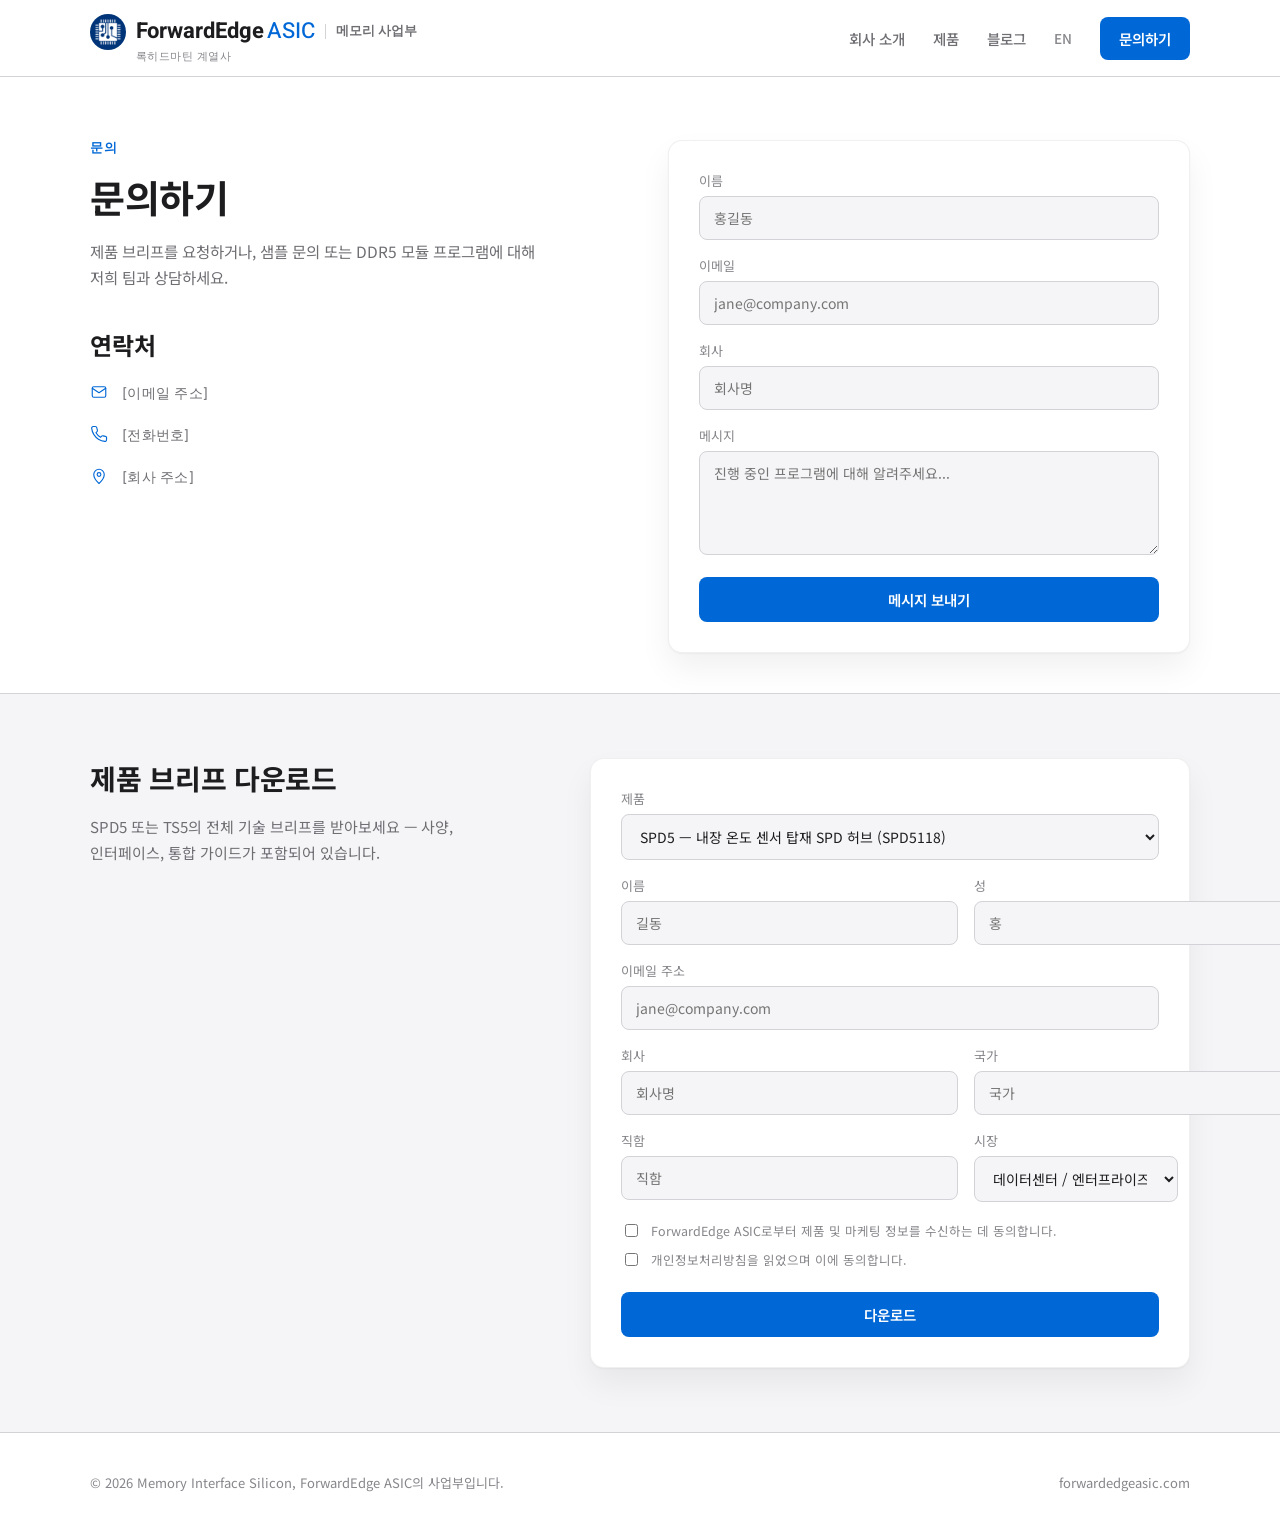
<file: ko/contact.html>
<!DOCTYPE html>
<html lang="ko">
<head>
<meta charset="UTF-8">
<meta name="viewport" content="width=device-width, initial-scale=1.0">
<title>문의하기 — ForwardEdge ASIC</title>
<link rel="preconnect" href="https://fonts.googleapis.com">
<link rel="preconnect" href="https://fonts.gstatic.com" crossorigin>
<link href="https://fonts.googleapis.com/css2?family=Inter:wght@400;500;600;700;800&family=Heebo:wght@500;700&family=Noto+Sans+KR:wght@400;500;600;700;800&display=swap" rel="stylesheet">
<link rel="icon" type="image/png" href="../assets/img/fea-logo.png">
<link rel="stylesheet" href="../assets/css/style.css">
</head>
<body>

<header class="site-header">
  <div class="container">
    <div class="brand">
      <div class="brand-row">
        <a href="https://forwardedgeasic.com/" class="brand-link" target="_blank" rel="noopener">
          <img src="../assets/img/fea-logo.png" alt="ForwardEdge ASIC">
          <span class="brand-name"><span class="fw">ForwardEdge</span><span class="asic">ASIC</span></span>
        </a>
        <span class="brand-division">메모리 사업부</span>
      </div>
      <span class="brand-tag">록히드마틴 계열사</span>
    </div>
    <nav class="nav-desktop">
      <a href="index.html">회사 소개</a>
      <a href="products.html">제품</a>
      <a href="blogs.html">블로그</a>
      <a href="../contact.html" style="color: var(--text-faint); font-size: 13.5px;">EN</a>
      <a href="contact.html" class="btn btn-primary active" style="padding:10px 18px;">문의하기</a>
    </nav>
    <button class="nav-toggle" aria-label="Toggle menu">
      <svg width="20" height="20" viewBox="0 0 24 24" fill="none" stroke="currentColor" stroke-width="2" stroke-linecap="round" stroke-linejoin="round"><path d="M4 7h16M4 12h16M4 17h16"></path></svg>
    </button>
  </div>
  <div class="nav-mobile-panel">
    <a href="index.html" class="nav-mobile-link">회사 소개</a>
    <a href="products.html" class="nav-mobile-link">제품</a>
    <a href="blogs.html" class="nav-mobile-link">블로그</a>
    <a href="../contact.html" class="nav-mobile-link">EN</a>
    <a href="contact.html" class="btn btn-primary" style="margin-top:14px; justify-content:center;">문의하기</a>
  </div>
</header>
<div class="header-spacer"></div>

<section id="contact" style="padding: 64px 0 40px; border-bottom: 1px solid var(--border);">
  <div class="container two-col" style="align-items: start;">
    <div>
      <div class="eyebrow">문의</div>
      <h1 style="font-size: clamp(28px, 3.6vw, 38px); margin-top: 12px;">문의하기</h1>
      <p style="margin-top: 14px; font-size: 15.5px; line-height: 1.7; color: var(--text-dim); max-width: 460px;">
        제품 브리프를 요청하거나, 샘플 문의 또는 DDR5 모듈 프로그램에 대해 저희 팀과 상담하세요.
      </p>
      <h2 style="font-size: clamp(20px, 2.4vw, 24px); margin-top: 36px;">연락처</h2>
      <div style="display: flex; flex-direction: column; gap: 18px; margin-top: 20px;">
        <div style="display: flex; align-items: center; gap: 14px;">
          <span style="color: var(--accent);"><svg width="18" height="18" viewBox="0 0 24 24" fill="none" stroke="currentColor" stroke-width="1.5" stroke-linecap="round" stroke-linejoin="round"><rect x="3" y="5" width="18" height="14" rx="2"></rect><path d="m3 7 9 6 9-6"></path></svg></span>
          <span class="mono" style="font-size: 14px; color: var(--text-dim);">[이메일 주소]</span>
        </div>
        <div style="display: flex; align-items: center; gap: 14px;">
          <span style="color: var(--accent);"><svg width="18" height="18" viewBox="0 0 24 24" fill="none" stroke="currentColor" stroke-width="1.5" stroke-linecap="round" stroke-linejoin="round"><path d="M22 16.9v3a2 2 0 0 1-2.2 2 19.8 19.8 0 0 1-8.6-3 19.5 19.5 0 0 1-6-6 19.8 19.8 0 0 1-3-8.7A2 2 0 0 1 4.1 2h3a2 2 0 0 1 2 1.7c.1 1 .3 2 .7 3a2 2 0 0 1-.4 2.1L8 10.3a16 16 0 0 0 6 6l1.5-1.4a2 2 0 0 1 2.1-.4c1 .4 2 .6 3 .7a2 2 0 0 1 1.7 2Z"></path></svg></span>
          <span class="mono" style="font-size: 14px; color: var(--text-dim);">[전화번호]</span>
        </div>
        <div style="display: flex; align-items: center; gap: 14px;">
          <span style="color: var(--accent);"><svg width="18" height="18" viewBox="0 0 24 24" fill="none" stroke="currentColor" stroke-width="1.5" stroke-linecap="round" stroke-linejoin="round"><path d="M12 22s7-6.5 7-12a7 7 0 1 0-14 0c0 5.5 7 12 7 12Z"></path><circle cx="12" cy="10" r="2.5"></circle></svg></span>
          <span class="mono" style="font-size: 14px; color: var(--text-dim);">[회사 주소]</span>
        </div>
      </div>
    </div>

    <div id="contactFormWrap" class="reveal">
      <form id="contactForm" class="card" style="padding: 30px; display: flex; flex-direction: column; gap: 16px;">
        <div class="field">
          <label>이름</label>
          <input type="text" name="name" placeholder="홍길동">
        </div>
        <div class="field">
          <label>이메일</label>
          <input type="email" name="email" placeholder="jane@company.com">
        </div>
        <div class="field">
          <label>회사</label>
          <input type="text" name="company" placeholder="회사명">
        </div>
        <div class="field">
          <label>메시지</label>
          <textarea rows="4" name="message" placeholder="진행 중인 프로그램에 대해 알려주세요..."></textarea>
        </div>
        <button type="submit" id="contactSubmitBtn" class="btn btn-primary" style="justify-content: center; margin-top: 6px; border: none; font-family: inherit;">메시지 보내기</button>
      </form>

      <div id="contactWip" class="card" style="display: none; padding: 40px; text-align: center;">
        <h3 style="font-size: 20px; font-weight: 600;">폼이 아직 준비되지 않았습니다</h3>
        <p style="margin-top: 10px; font-size: 14.5px; line-height: 1.6; color: var(--text-dim);">문의 폼을 준비 중입니다. 곧 다시 확인해 주세요.</p>
      </div>
    </div>
  </div>
</section>

<section id="brief" style="padding: 64px 0; background: var(--bg-soft);">
  <div class="container two-col-form">
    <div>
      <h2 style="font-size: clamp(22px, 2.6vw, 28px);">제품 브리프 다운로드</h2>
      <p style="margin-top: 16px; font-size: 15px; line-height: 1.7; color: var(--text-dim); max-width: 380px;">
        SPD5 또는 TS5의 전체 기술 브리프를 받아보세요 — 사양, 인터페이스, 통합 가이드가 포함되어 있습니다.
      </p>
    </div>

    <div id="briefFormWrap" class="reveal">
      <form id="briefForm" action="https://formspree.io/f/YOUR_FORM_ID" method="POST" class="card" style="padding: 30px; display: flex; flex-direction: column; gap: 16px;">
        <div class="field">
          <label>제품</label>
          <select id="briefProduct" name="product" required>
            <option value="spd5118">SPD5 — 내장 온도 센서 탑재 SPD 허브 (SPD5118)</option>
            <option value="ts5110">TS5 — DDR5 온도 센서 (TS5110)</option>
          </select>
        </div>
        <div class="field-row">
          <div class="field">
            <label>이름</label>
            <input type="text" name="first_name" placeholder="길동" required>
          </div>
          <div class="field">
            <label>성</label>
            <input type="text" name="last_name" placeholder="홍" required>
          </div>
        </div>
        <div class="field">
          <label>이메일 주소</label>
          <input type="email" name="email" placeholder="jane@company.com" required>
        </div>
        <div class="field-row">
          <div class="field">
            <label>회사</label>
            <input type="text" name="company" placeholder="회사명">
          </div>
          <div class="field">
            <label>국가</label>
            <input type="text" name="country" placeholder="국가">
          </div>
        </div>
        <div class="field-row">
          <div class="field">
            <label>직함</label>
            <input type="text" name="job_title" placeholder="직함">
          </div>
          <div class="field">
            <label>시장</label>
            <select name="market">
              <option>데이터센터 / 엔터프라이즈</option>
              <option>국방 및 항공우주</option>
              <option>산업</option>
              <option>기타</option>
            </select>
          </div>
        </div>
        <div style="display: flex; flex-direction: column; gap: 10px; margin-top: 4px;">
          <label class="checkbox-row"><input type="checkbox" style="margin-top: 2px;"> ForwardEdge ASIC로부터 제품 및 마케팅 정보를 수신하는 데 동의합니다.</label>
          <label class="checkbox-row"><input type="checkbox" style="margin-top: 2px;" required> 개인정보처리방침을 읽었으며 이에 동의합니다.</label>
        </div>
        <button type="submit" id="briefSubmitBtn" class="btn btn-primary" style="justify-content: center; margin-top: 6px; border: none; font-family: inherit;">다운로드</button>
        <p id="briefError" style="display: none; font-size: 13px; color: #C0392B; margin: 0;">폼 제출 중 오류가 발생했습니다. 다시 시도해 주세요.</p>
      </form>

      <div id="briefSuccess" class="card" style="display: none; padding: 40px; text-align: center;">
        <h3 style="font-size: 20px; font-weight: 600;">폼이 아직 준비되지 않았습니다</h3>
        <p style="margin-top: 10px; font-size: 14.5px; line-height: 1.6; color: var(--text-dim);">자동 다운로드 기능을 준비 중입니다. 곧 다시 확인해 주세요.</p>
      </div>
    </div>
  </div>
</section>

<footer class="site-footer">
  <div class="container">
    <span class="footer-fine">© 2026 Memory Interface Silicon, ForwardEdge ASIC의 사업부입니다.</span>
    <a href="https://forwardedgeasic.com/" class="footer-fine">forwardedgeasic.com</a>
  </div>
</footer>
<script src="../assets/js/main.js"></script>
</body>
</html>
</file>
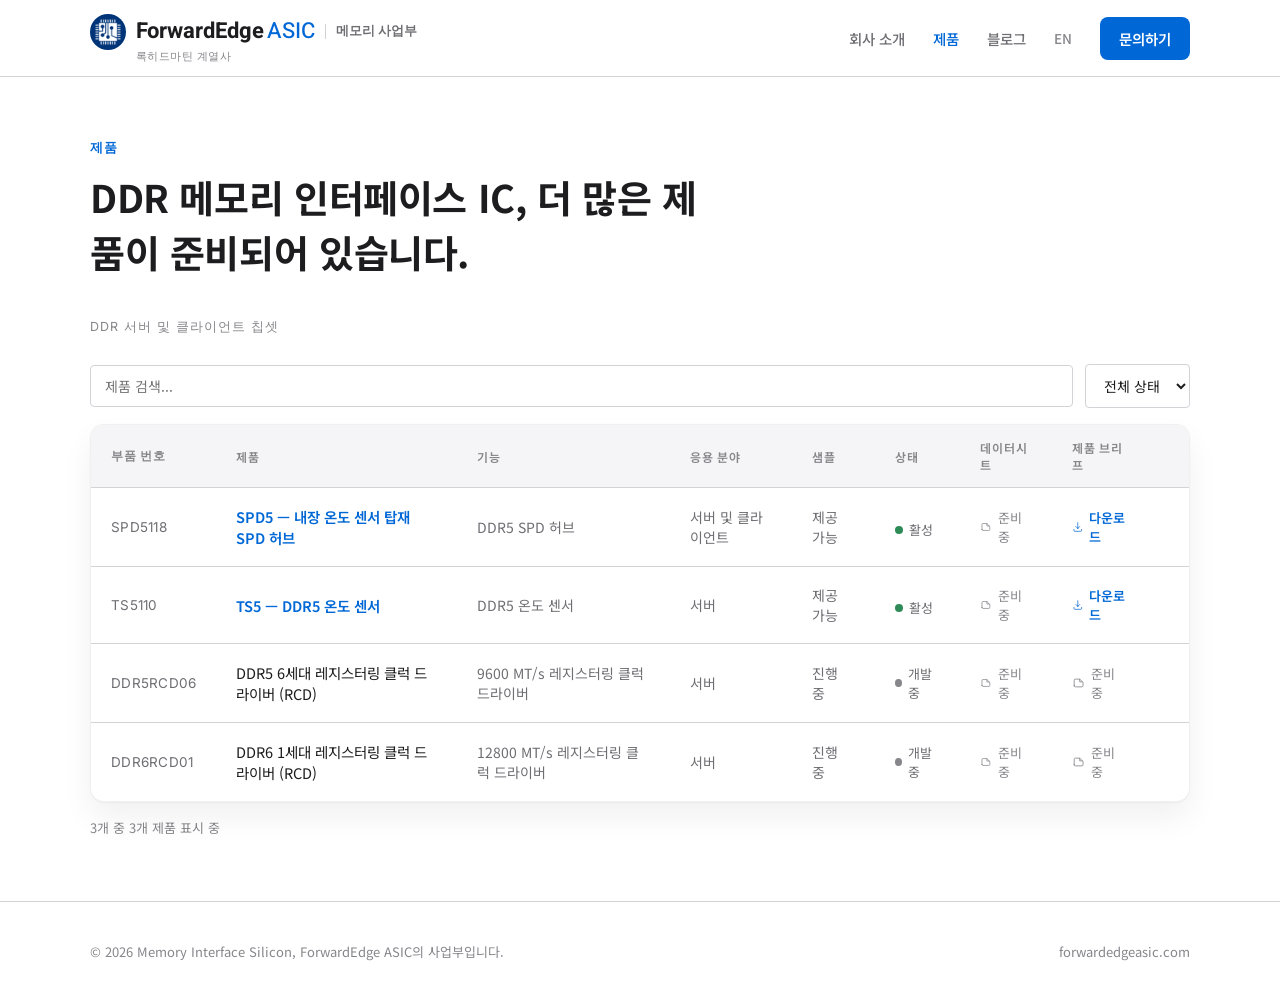
<file: ko/products.html>
<!DOCTYPE html>
<html lang="ko">
<head>
<meta charset="UTF-8">
<meta name="viewport" content="width=device-width, initial-scale=1.0">
<title>제품 — ForwardEdge ASIC</title>
<link rel="preconnect" href="https://fonts.googleapis.com">
<link rel="preconnect" href="https://fonts.gstatic.com" crossorigin>
<link href="https://fonts.googleapis.com/css2?family=Inter:wght@400;500;600;700;800&family=Heebo:wght@500;700&family=Noto+Sans+KR:wght@400;500;600;700;800&display=swap" rel="stylesheet">
<link rel="icon" type="image/png" href="../assets/img/fea-logo.png">
<link rel="stylesheet" href="../assets/css/style.css">
</head>
<body>

<header class="site-header">
  <div class="container">
    <div class="brand">
      <div class="brand-row">
        <a href="https://forwardedgeasic.com/" class="brand-link" target="_blank" rel="noopener">
          <img src="../assets/img/fea-logo.png" alt="ForwardEdge ASIC">
          <span class="brand-name"><span class="fw">ForwardEdge</span><span class="asic">ASIC</span></span>
        </a>
        <span class="brand-division">메모리 사업부</span>
      </div>
      <span class="brand-tag">록히드마틴 계열사</span>
    </div>
    <nav class="nav-desktop">
      <a href="index.html">회사 소개</a>
      <a href="products.html" class="active">제품</a>
      <a href="blogs.html">블로그</a>
      <a href="../products.html" style="color: var(--text-faint); font-size: 13.5px;">EN</a>
      <a href="contact.html" class="btn btn-primary" style="padding:10px 18px;">문의하기</a>
    </nav>
    <button class="nav-toggle" aria-label="Toggle menu">
      <svg width="20" height="20" viewBox="0 0 24 24" fill="none" stroke="currentColor" stroke-width="2" stroke-linecap="round" stroke-linejoin="round"><path d="M4 7h16M4 12h16M4 17h16"></path></svg>
    </button>
  </div>
  <div class="nav-mobile-panel">
    <a href="index.html" class="nav-mobile-link">회사 소개</a>
    <a href="products.html" class="nav-mobile-link">제품</a>
    <a href="blogs.html" class="nav-mobile-link">블로그</a>
    <a href="../products.html" class="nav-mobile-link">EN</a>
    <a href="contact.html" class="btn btn-primary" style="margin-top:14px; justify-content:center;">문의하기</a>
  </div>
</header>
<div class="header-spacer"></div>

<section style="padding: 64px 0;">
  <div class="container">
    <div class="eyebrow">제품</div>
    <h1 style="font-size: clamp(28px, 3.6vw, 38px); margin-top: 12px; max-width: 640px;">DDR 메모리 인터페이스 IC, 더 많은 제품이 준비되어 있습니다.</h1>

    <div class="mono" style="margin-top: 40px; font-size: 12.5px; letter-spacing: 0.08em; text-transform: uppercase; color: var(--text-faint);">DDR 서버 및 클라이언트 칩셋</div>

    <div style="display: flex; gap: 12px; margin-top: 28px; flex-wrap: wrap; align-items: center;">
      <input type="text" id="productFilterSearch" placeholder="제품 검색..." style="background: var(--surface); border: 1px solid var(--border); border-radius: 4px; padding: 10px 14px; font-family: inherit; font-size: 14px; color: var(--text); min-width: 220px; flex: 1;">
      <select id="productFilterStatus" style="background: var(--surface); border: 1px solid var(--border); border-radius: 4px; padding: 10px 14px; font-family: inherit; font-size: 14px; color: var(--text);">
        <option value="">전체 상태</option>
        <option value="active">활성</option>
        <option value="development">개발 중</option>
      </select>
    </div>

    <div class="card reveal" style="margin-top: 16px; overflow: hidden; overflow-x: auto;">
      <table style="width: 100%; border-collapse: collapse; min-width: 1040px;">
        <thead>
          <tr style="background: var(--bg-soft); text-align: left;">
            <th class="mono" style="padding: 14px 20px; font-size: 12px; text-transform: uppercase; letter-spacing: 0.06em; color: var(--text-faint); font-weight: 600;">부품 번호</th>
            <th style="padding: 14px 20px; font-size: 12px; text-transform: uppercase; letter-spacing: 0.06em; color: var(--text-faint); font-weight: 600;">제품</th>
            <th style="padding: 14px 20px; font-size: 12px; text-transform: uppercase; letter-spacing: 0.06em; color: var(--text-faint); font-weight: 600;">기능</th>
            <th style="padding: 14px 20px; font-size: 12px; text-transform: uppercase; letter-spacing: 0.06em; color: var(--text-faint); font-weight: 600;">응용 분야</th>
            <th style="padding: 14px 20px; font-size: 12px; text-transform: uppercase; letter-spacing: 0.06em; color: var(--text-faint); font-weight: 600;">샘플</th>
            <th style="padding: 14px 20px; font-size: 12px; text-transform: uppercase; letter-spacing: 0.06em; color: var(--text-faint); font-weight: 600;">상태</th>
            <th style="padding: 14px 20px; font-size: 12px; text-transform: uppercase; letter-spacing: 0.06em; color: var(--text-faint); font-weight: 600;">데이터시트</th>
            <th style="padding: 14px 20px; font-size: 12px; text-transform: uppercase; letter-spacing: 0.06em; color: var(--text-faint); font-weight: 600;">제품 브리프</th>
            <th style="padding: 14px 20px;"></th>
          </tr>
        </thead>
        <tbody id="productsTableBody">
          <tr style="border-top: 1px solid var(--border);" data-status="active">
            <td class="mono" style="padding: 18px 20px; font-size: 13.5px; color: var(--text-dim);">SPD5118</td>
            <td style="padding: 18px 20px; font-size: 14.5px;"><a href="spd5.html" class="table-link">SPD5 — 내장 온도 센서 탑재 SPD 허브</a></td>
            <td style="padding: 18px 20px; font-size: 14px; color: var(--text-dim);">DDR5 SPD 허브</td>
            <td style="padding: 18px 20px; font-size: 14px; color: var(--text-dim);">서버 및 클라이언트</td>
            <td style="padding: 18px 20px; font-size: 14px; color: var(--text-dim);">제공 가능</td>
            <td style="padding: 18px 20px;"><span style="display: inline-flex; align-items: center; gap: 6px; font-size: 13px; color: var(--text-dim);"><span style="width: 8px; height: 8px; border-radius: 50%; background: #2E8B57; display: inline-block;"></span>활성</span></td>
            <td style="padding: 18px 20px;"><span class="doc-placeholder"><svg width="14" height="14" viewBox="0 0 24 24" fill="none" stroke="currentColor" stroke-width="1.5" stroke-linecap="round" stroke-linejoin="round"><path d="M4 17V7a2 2 0 0 1 2-2h8l6 6v6a2 2 0 0 1-2 2H6a2 2 0 0 1-2-2Z"></path><path d="M14 5v5h5"></path></svg>준비 중</span></td>
            <td style="padding: 18px 20px;"><a href="contact.html?product=spd5118#brief" class="table-link" style="display: inline-flex; align-items: center; gap: 6px; font-size: 13px;"><svg width="14" height="14" viewBox="0 0 24 24" fill="none" stroke="currentColor" stroke-width="1.5" stroke-linecap="round" stroke-linejoin="round"><path d="M12 3v12m0 0-4-4m4 4 4-4"></path><path d="M4 17v2a2 2 0 0 0 2 2h12a2 2 0 0 0 2-2v-2"></path></svg>다운로드</a></td>
            <td style="padding: 18px 20px;"></td>
          </tr>
          <tr style="border-top: 1px solid var(--border);" data-status="active">
            <td class="mono" style="padding: 18px 20px; font-size: 13.5px; color: var(--text-dim);">TS5110</td>
            <td style="padding: 18px 20px; font-size: 14.5px;"><a href="ts5.html" class="table-link">TS5 — DDR5 온도 센서</a></td>
            <td style="padding: 18px 20px; font-size: 14px; color: var(--text-dim);">DDR5 온도 센서</td>
            <td style="padding: 18px 20px; font-size: 14px; color: var(--text-dim);">서버</td>
            <td style="padding: 18px 20px; font-size: 14px; color: var(--text-dim);">제공 가능</td>
            <td style="padding: 18px 20px;"><span style="display: inline-flex; align-items: center; gap: 6px; font-size: 13px; color: var(--text-dim);"><span style="width: 8px; height: 8px; border-radius: 50%; background: #2E8B57; display: inline-block;"></span>활성</span></td>
            <td style="padding: 18px 20px;"><span class="doc-placeholder"><svg width="14" height="14" viewBox="0 0 24 24" fill="none" stroke="currentColor" stroke-width="1.5" stroke-linecap="round" stroke-linejoin="round"><path d="M4 17V7a2 2 0 0 1 2-2h8l6 6v6a2 2 0 0 1-2 2H6a2 2 0 0 1-2-2Z"></path><path d="M14 5v5h5"></path></svg>준비 중</span></td>
            <td style="padding: 18px 20px;"><a href="contact.html?product=ts5110#brief" class="table-link" style="display: inline-flex; align-items: center; gap: 6px; font-size: 13px;"><svg width="14" height="14" viewBox="0 0 24 24" fill="none" stroke="currentColor" stroke-width="1.5" stroke-linecap="round" stroke-linejoin="round"><path d="M12 3v12m0 0-4-4m4 4 4-4"></path><path d="M4 17v2a2 2 0 0 0 2 2h12a2 2 0 0 0 2-2v-2"></path></svg>다운로드</a></td>
            <td style="padding: 18px 20px;"></td>
          </tr>
          <tr style="border-top: 1px solid var(--border);" data-status="development">
            <td class="mono" style="padding: 18px 20px; font-size: 13.5px; color: var(--text-dim);">DDR5RCD06</td>
            <td style="padding: 18px 20px; font-size: 14.5px; color: var(--text);">DDR5 6세대 레지스터링 클럭 드라이버 (RCD)</td>
            <td style="padding: 18px 20px; font-size: 14px; color: var(--text-dim);">9600 MT/s 레지스터링 클럭 드라이버</td>
            <td style="padding: 18px 20px; font-size: 14px; color: var(--text-dim);">서버</td>
            <td style="padding: 18px 20px; font-size: 14px; color: var(--text-dim);">진행 중</td>
            <td style="padding: 18px 20px;"><span style="display: inline-flex; align-items: center; gap: 6px; font-size: 13px; color: var(--text-dim);"><span style="width: 8px; height: 8px; border-radius: 50%; background: var(--text-faint); display: inline-block;"></span>개발 중</span></td>
            <td style="padding: 18px 20px;"><span class="doc-placeholder"><svg width="14" height="14" viewBox="0 0 24 24" fill="none" stroke="currentColor" stroke-width="1.5" stroke-linecap="round" stroke-linejoin="round"><path d="M4 17V7a2 2 0 0 1 2-2h8l6 6v6a2 2 0 0 1-2 2H6a2 2 0 0 1-2-2Z"></path><path d="M14 5v5h5"></path></svg>준비 중</span></td>
            <td style="padding: 18px 20px;"><span class="doc-placeholder"><svg width="14" height="14" viewBox="0 0 24 24" fill="none" stroke="currentColor" stroke-width="1.5" stroke-linecap="round" stroke-linejoin="round"><path d="M4 17V7a2 2 0 0 1 2-2h8l6 6v6a2 2 0 0 1-2 2H6a2 2 0 0 1-2-2Z"></path><path d="M14 5v5h5"></path></svg>준비 중</span></td>
            <td style="padding: 18px 20px;"></td>
          </tr>
          <tr style="border-top: 1px solid var(--border);" data-status="development">
            <td class="mono" style="padding: 18px 20px; font-size: 13.5px; color: var(--text-dim);">DDR6RCD01</td>
            <td style="padding: 18px 20px; font-size: 14.5px; color: var(--text);">DDR6 1세대 레지스터링 클럭 드라이버 (RCD)</td>
            <td style="padding: 18px 20px; font-size: 14px; color: var(--text-dim);">12800 MT/s 레지스터링 클럭 드라이버</td>
            <td style="padding: 18px 20px; font-size: 14px; color: var(--text-dim);">서버</td>
            <td style="padding: 18px 20px; font-size: 14px; color: var(--text-dim);">진행 중</td>
            <td style="padding: 18px 20px;"><span style="display: inline-flex; align-items: center; gap: 6px; font-size: 13px; color: var(--text-dim);"><span style="width: 8px; height: 8px; border-radius: 50%; background: var(--text-faint); display: inline-block;"></span>개발 중</span></td>
            <td style="padding: 18px 20px;"><span class="doc-placeholder"><svg width="14" height="14" viewBox="0 0 24 24" fill="none" stroke="currentColor" stroke-width="1.5" stroke-linecap="round" stroke-linejoin="round"><path d="M4 17V7a2 2 0 0 1 2-2h8l6 6v6a2 2 0 0 1-2 2H6a2 2 0 0 1-2-2Z"></path><path d="M14 5v5h5"></path></svg>준비 중</span></td>
            <td style="padding: 18px 20px;"><span class="doc-placeholder"><svg width="14" height="14" viewBox="0 0 24 24" fill="none" stroke="currentColor" stroke-width="1.5" stroke-linecap="round" stroke-linejoin="round"><path d="M4 17V7a2 2 0 0 1 2-2h8l6 6v6a2 2 0 0 1-2 2H6a2 2 0 0 1-2-2Z"></path><path d="M14 5v5h5"></path></svg>준비 중</span></td>
            <td style="padding: 18px 20px;"></td>
          </tr>
        </tbody>
      </table>
    </div>
    <p id="productFilterCount" style="margin-top: 16px; font-size: 13px; color: var(--text-faint);">3개 중 3개 제품 표시 중</p>
  </div>
</section>

<footer class="site-footer">
  <div class="container">
    <span class="footer-fine">© 2026 Memory Interface Silicon, ForwardEdge ASIC의 사업부입니다.</span>
    <a href="https://forwardedgeasic.com/" class="footer-fine">forwardedgeasic.com</a>
  </div>
</footer>
<script src="../assets/js/main.js"></script>
</body>
</html>
</file>
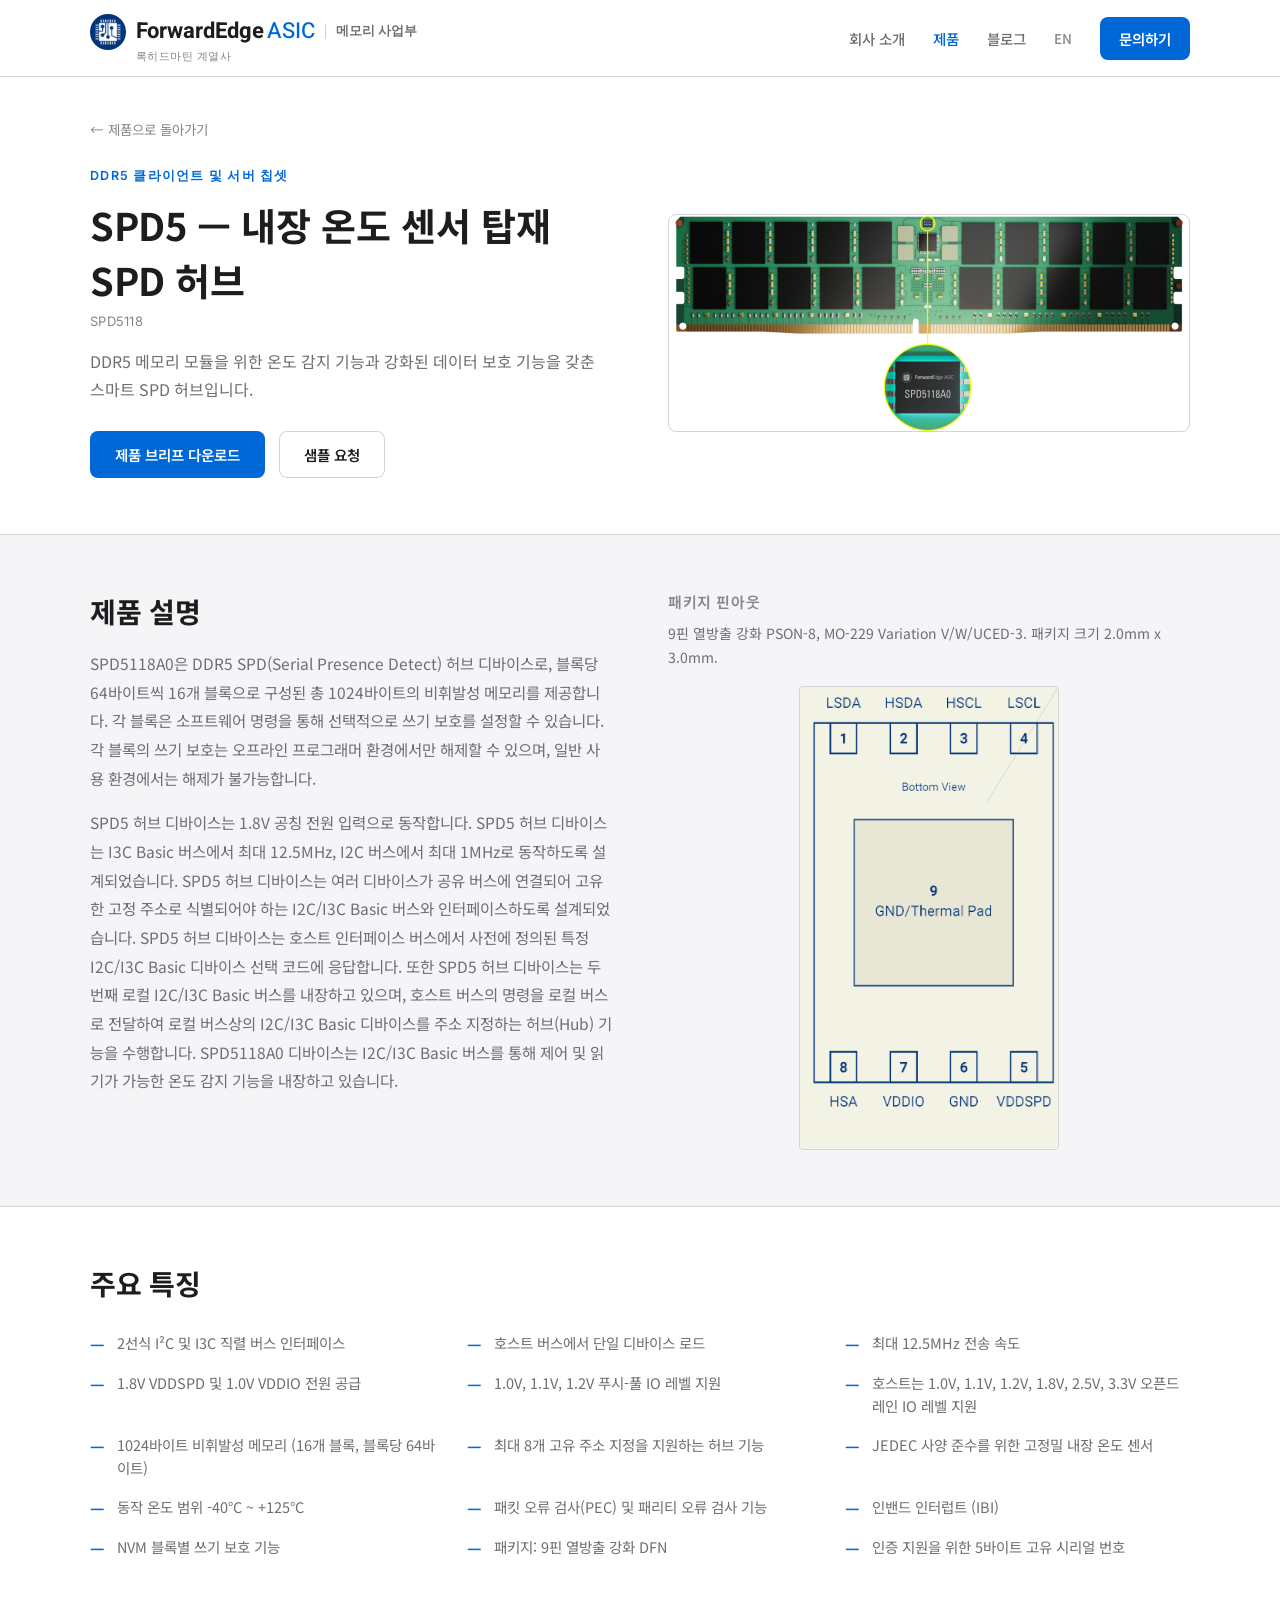
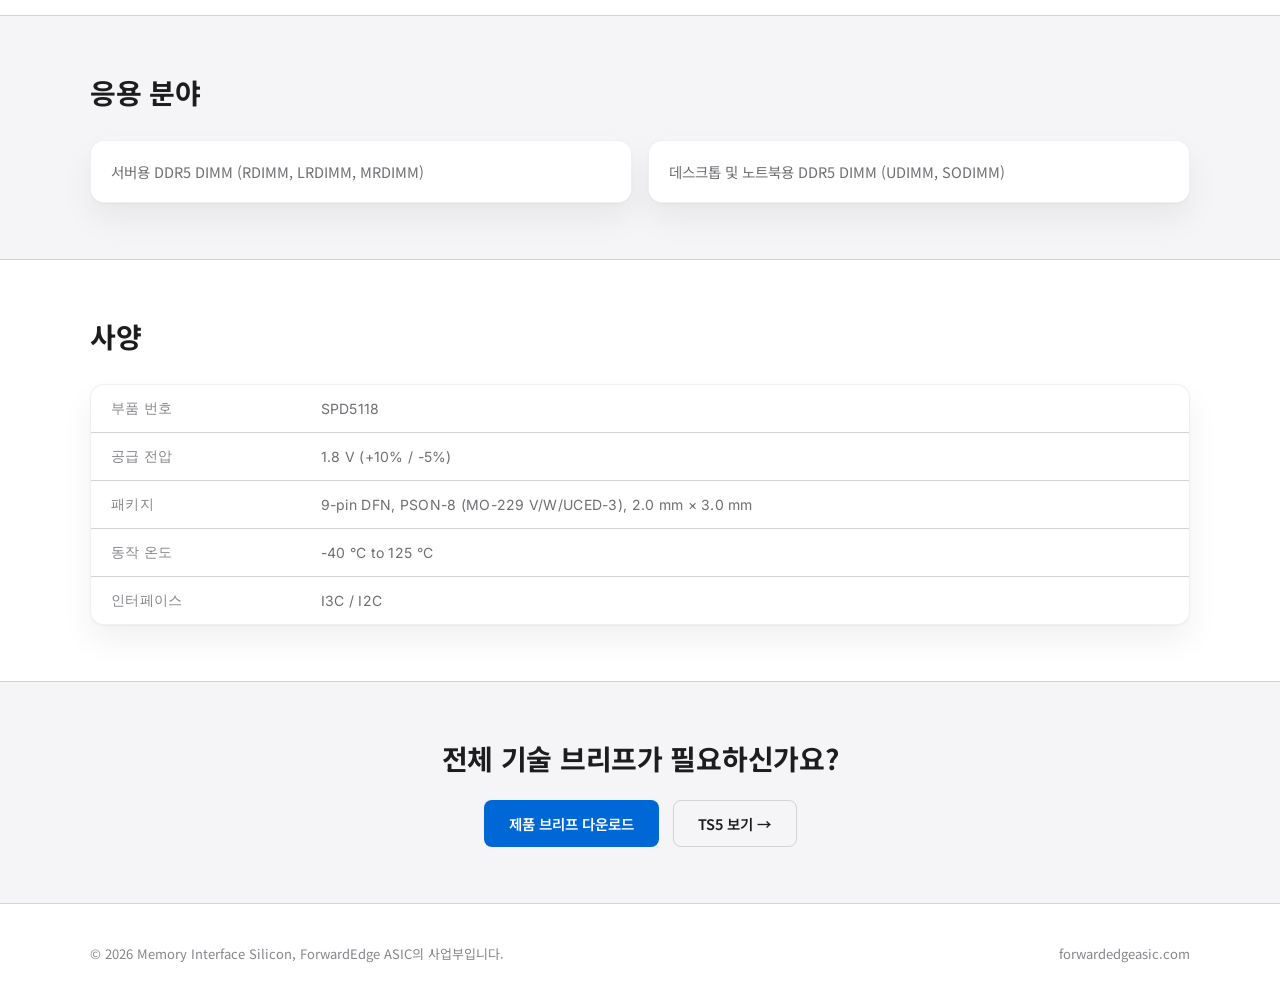
<file: ko/spd5.html>
<!DOCTYPE html>
<html lang="ko">
<head>
<meta charset="UTF-8">
<meta name="viewport" content="width=device-width, initial-scale=1.0">
<title>SPD5 — 내장 온도 센서 탑재 SPD 허브 | ForwardEdge ASIC</title>
<link rel="preconnect" href="https://fonts.googleapis.com">
<link rel="preconnect" href="https://fonts.gstatic.com" crossorigin>
<link href="https://fonts.googleapis.com/css2?family=Inter:wght@400;500;600;700;800&family=Heebo:wght@500;700&family=Noto+Sans+KR:wght@400;500;600;700;800&display=swap" rel="stylesheet">
<link rel="icon" type="image/png" href="../assets/img/fea-logo.png">
<link rel="stylesheet" href="../assets/css/style.css">
</head>
<body>

<header class="site-header">
  <div class="container">
    <div class="brand">
      <div class="brand-row">
        <a href="https://forwardedgeasic.com/" class="brand-link" target="_blank" rel="noopener">
          <img src="../assets/img/fea-logo.png" alt="ForwardEdge ASIC">
          <span class="brand-name"><span class="fw">ForwardEdge</span><span class="asic">ASIC</span></span>
        </a>
        <span class="brand-division">메모리 사업부</span>
      </div>
      <span class="brand-tag">록히드마틴 계열사</span>
    </div>
    <nav class="nav-desktop">
      <a href="index.html">회사 소개</a>
      <a href="products.html" class="active">제품</a>
      <a href="blogs.html">블로그</a>
      <a href="../spd5.html" style="color: var(--text-faint); font-size: 13.5px;">EN</a>
      <a href="contact.html" class="btn btn-primary" style="padding:10px 18px;">문의하기</a>
    </nav>
    <button class="nav-toggle" aria-label="Toggle menu">
      <svg width="20" height="20" viewBox="0 0 24 24" fill="none" stroke="currentColor" stroke-width="2" stroke-linecap="round" stroke-linejoin="round"><path d="M4 7h16M4 12h16M4 17h16"></path></svg>
    </button>
  </div>
  <div class="nav-mobile-panel">
    <a href="index.html" class="nav-mobile-link">회사 소개</a>
    <a href="products.html" class="nav-mobile-link">제품</a>
    <a href="blogs.html" class="nav-mobile-link">블로그</a>
    <a href="../spd5.html" class="nav-mobile-link">EN</a>
    <a href="contact.html" class="btn btn-primary" style="margin-top:14px; justify-content:center;">문의하기</a>
  </div>
</header>
<div class="header-spacer"></div>

<section style="padding: 40px 0 0;">
  <div class="container">
    <a href="products.html" style="font-size: 13.5px; color: var(--text-faint); display: inline-flex; align-items: center; gap: 6px;">&larr; 제품으로 돌아가기</a>
  </div>
</section>

<section style="padding: 28px 0 56px;">
  <div class="container two-col" style="align-items: center;">
    <div>
      <div class="eyebrow">DDR5 클라이언트 및 서버 칩셋</div>
      <h1 style="font-size: clamp(26px, 3.6vw, 38px); margin-top: 12px;">SPD5 — 내장 온도 센서 탑재 SPD 허브</h1>
      <span class="mono" style="font-size: 13px; color: var(--text-faint); display: block; margin-top: 6px;">SPD5118</span>
      <p style="margin-top: 18px; font-size: 16px; line-height: 1.75; color: var(--text-dim);">
        DDR5 메모리 모듈을 위한 온도 감지 기능과 강화된 데이터 보호 기능을 갖춘 스마트 SPD 허브입니다.
      </p>
      <div style="display: flex; gap: 14px; margin-top: 28px; flex-wrap: wrap;">
        <a href="contact.html#brief" class="btn btn-primary">제품 브리프 다운로드</a>
        <a href="contact.html" class="btn btn-ghost">샘플 요청</a>
      </div>
    </div>
    <div style="border-radius: 8px; overflow: hidden; border: 1px solid var(--border);">
      <img src="../assets/img/spd5-diagram.png" alt="DDR5 RDIMM 모듈에 장착된 SPD5118 위치" style="width: 100%; display: block;">
    </div>
  </div>
</section>

<section style="padding: 56px 0; background: var(--bg-soft); border-top: 1px solid var(--border); border-bottom: 1px solid var(--border);">
  <div class="container two-col reveal">
    <div>
      <h2 style="font-size: clamp(22px, 2.6vw, 28px);">제품 설명</h2>
      <p style="margin-top: 18px; font-size: 15.5px; line-height: 1.85; color: var(--text-dim);">
        SPD5118A0은 DDR5 SPD(Serial Presence Detect) 허브 디바이스로, 블록당 64바이트씩 16개 블록으로 구성된 총 1024바이트의 비휘발성 메모리를 제공합니다. 각 블록은 소프트웨어 명령을 통해 선택적으로 쓰기 보호를 설정할 수 있습니다. 각 블록의 쓰기 보호는 오프라인 프로그래머 환경에서만 해제할 수 있으며, 일반 사용 환경에서는 해제가 불가능합니다.
      </p>
      <p style="margin-top: 16px; font-size: 15.5px; line-height: 1.85; color: var(--text-dim);">
        SPD5 허브 디바이스는 1.8V 공칭 전원 입력으로 동작합니다. SPD5 허브 디바이스는 I3C Basic 버스에서 최대 12.5MHz, I2C 버스에서 최대 1MHz로 동작하도록 설계되었습니다. SPD5 허브 디바이스는 여러 디바이스가 공유 버스에 연결되어 고유한 고정 주소로 식별되어야 하는 I2C/I3C Basic 버스와 인터페이스하도록 설계되었습니다. SPD5 허브 디바이스는 호스트 인터페이스 버스에서 사전에 정의된 특정 I2C/I3C Basic 디바이스 선택 코드에 응답합니다. 또한 SPD5 허브 디바이스는 두 번째 로컬 I2C/I3C Basic 버스를 내장하고 있으며, 호스트 버스의 명령을 로컬 버스로 전달하여 로컬 버스상의 I2C/I3C Basic 디바이스를 주소 지정하는 허브(Hub) 기능을 수행합니다. SPD5118A0 디바이스는 I2C/I3C Basic 버스를 통해 제어 및 읽기가 가능한 온도 감지 기능을 내장하고 있습니다.
      </p>
    </div>
    <div>
      <h3 style="font-size: 15px; font-weight: 600; color: var(--text-faint); text-transform: uppercase; letter-spacing: 0.04em;">패키지 핀아웃</h3>
      <p style="margin-top: 10px; font-size: 14px; line-height: 1.7; color: var(--text-dim);">
        9핀 열방출 강화 PSON-8, MO-229 Variation V/W/UCED-3. 패키지 크기 2.0mm x 3.0mm.
      </p>
      <div style="display: flex; justify-content: center; margin-top: 16px;">
        <img src="../assets/img/spd5-pinout.png" alt="SPD5118A0 패키지 핀아웃 다이어그램 (저면도)" style="width: 100%; max-width: 260px; border: 1px solid var(--border); border-radius: 4px;">
      </div>
    </div>
  </div>
</section>

<section style="padding: 56px 0;">
  <div class="container reveal">
    <h2 style="font-size: clamp(22px, 2.6vw, 28px);">주요 특징</h2>
    <div style="display: grid; grid-template-columns: repeat(auto-fit, minmax(min(320px, 100%), 1fr)); gap: 16px 32px; margin-top: 28px;">
      <div style="display: flex; gap: 12px; align-items: flex-start;">
        <span style="color: var(--accent); font-weight: 700; flex-shrink: 0;">—</span>
        <span style="font-size: 14.5px; line-height: 1.6; color: var(--text-dim);">2선식 I²C 및 I3C 직렬 버스 인터페이스</span>
      </div>
      <div style="display: flex; gap: 12px; align-items: flex-start;">
        <span style="color: var(--accent); font-weight: 700; flex-shrink: 0;">—</span>
        <span style="font-size: 14.5px; line-height: 1.6; color: var(--text-dim);">호스트 버스에서 단일 디바이스 로드</span>
      </div>
      <div style="display: flex; gap: 12px; align-items: flex-start;">
        <span style="color: var(--accent); font-weight: 700; flex-shrink: 0;">—</span>
        <span style="font-size: 14.5px; line-height: 1.6; color: var(--text-dim);">최대 12.5MHz 전송 속도</span>
      </div>
      <div style="display: flex; gap: 12px; align-items: flex-start;">
        <span style="color: var(--accent); font-weight: 700; flex-shrink: 0;">—</span>
        <span style="font-size: 14.5px; line-height: 1.6; color: var(--text-dim);">1.8V VDDSPD 및 1.0V VDDIO 전원 공급</span>
      </div>
      <div style="display: flex; gap: 12px; align-items: flex-start;">
        <span style="color: var(--accent); font-weight: 700; flex-shrink: 0;">—</span>
        <span style="font-size: 14.5px; line-height: 1.6; color: var(--text-dim);">1.0V, 1.1V, 1.2V 푸시-풀 IO 레벨 지원</span>
      </div>
      <div style="display: flex; gap: 12px; align-items: flex-start;">
        <span style="color: var(--accent); font-weight: 700; flex-shrink: 0;">—</span>
        <span style="font-size: 14.5px; line-height: 1.6; color: var(--text-dim);">호스트는 1.0V, 1.1V, 1.2V, 1.8V, 2.5V, 3.3V 오픈드레인 IO 레벨 지원</span>
      </div>
      <div style="display: flex; gap: 12px; align-items: flex-start;">
        <span style="color: var(--accent); font-weight: 700; flex-shrink: 0;">—</span>
        <span style="font-size: 14.5px; line-height: 1.6; color: var(--text-dim);">1024바이트 비휘발성 메모리 (16개 블록, 블록당 64바이트)</span>
      </div>
      <div style="display: flex; gap: 12px; align-items: flex-start;">
        <span style="color: var(--accent); font-weight: 700; flex-shrink: 0;">—</span>
        <span style="font-size: 14.5px; line-height: 1.6; color: var(--text-dim);">최대 8개 고유 주소 지정을 지원하는 허브 기능</span>
      </div>
      <div style="display: flex; gap: 12px; align-items: flex-start;">
        <span style="color: var(--accent); font-weight: 700; flex-shrink: 0;">—</span>
        <span style="font-size: 14.5px; line-height: 1.6; color: var(--text-dim);">JEDEC 사양 준수를 위한 고정밀 내장 온도 센서</span>
      </div>
      <div style="display: flex; gap: 12px; align-items: flex-start;">
        <span style="color: var(--accent); font-weight: 700; flex-shrink: 0;">—</span>
        <span style="font-size: 14.5px; line-height: 1.6; color: var(--text-dim);">동작 온도 범위 -40°C ~ +125°C</span>
      </div>
      <div style="display: flex; gap: 12px; align-items: flex-start;">
        <span style="color: var(--accent); font-weight: 700; flex-shrink: 0;">—</span>
        <span style="font-size: 14.5px; line-height: 1.6; color: var(--text-dim);">패킷 오류 검사(PEC) 및 패리티 오류 검사 기능</span>
      </div>
      <div style="display: flex; gap: 12px; align-items: flex-start;">
        <span style="color: var(--accent); font-weight: 700; flex-shrink: 0;">—</span>
        <span style="font-size: 14.5px; line-height: 1.6; color: var(--text-dim);">인밴드 인터럽트 (IBI)</span>
      </div>
      <div style="display: flex; gap: 12px; align-items: flex-start;">
        <span style="color: var(--accent); font-weight: 700; flex-shrink: 0;">—</span>
        <span style="font-size: 14.5px; line-height: 1.6; color: var(--text-dim);">NVM 블록별 쓰기 보호 기능</span>
      </div>
      <div style="display: flex; gap: 12px; align-items: flex-start;">
        <span style="color: var(--accent); font-weight: 700; flex-shrink: 0;">—</span>
        <span style="font-size: 14.5px; line-height: 1.6; color: var(--text-dim);">패키지: 9핀 열방출 강화 DFN</span>
      </div>
      <div style="display: flex; gap: 12px; align-items: flex-start;">
        <span style="color: var(--accent); font-weight: 700; flex-shrink: 0;">—</span>
        <span style="font-size: 14.5px; line-height: 1.6; color: var(--text-dim);">인증 지원을 위한 5바이트 고유 시리얼 번호</span>
      </div>
    </div>
  </div>
</section>

<section style="padding: 56px 0; background: var(--bg-soft); border-top: 1px solid var(--border); border-bottom: 1px solid var(--border);">
  <div class="container">
    <h2 style="font-size: clamp(22px, 2.6vw, 28px);">응용 분야</h2>
    <div class="reveal" style="display: grid; grid-template-columns: repeat(auto-fit, minmax(min(280px, 100%), 1fr)); gap: 16px; margin-top: 28px;">
      <div class="card" style="padding: 20px; font-size: 14.5px; color: var(--text-dim);">서버용 DDR5 DIMM (RDIMM, LRDIMM, MRDIMM)</div>
      <div class="card" style="padding: 20px; font-size: 14.5px; color: var(--text-dim);">데스크톱 및 노트북용 DDR5 DIMM (UDIMM, SODIMM)</div>
    </div>
  </div>
</section>

<section style="padding: 56px 0;">
  <div class="container">
    <h2 style="font-size: clamp(22px, 2.6vw, 28px);">사양</h2>
    <div class="card reveal" style="margin-top: 28px; overflow: hidden; overflow-x: auto;">
      <table style="width: 100%; border-collapse: collapse; min-width: 480px;">
        <tbody class="mono" style="font-size: 14px;">
          <tr style="border-bottom: 1px solid var(--border);"><td style="padding: 14px 20px; color: var(--text-faint);">부품 번호</td><td style="padding: 14px 20px; color: var(--text-dim);">SPD5118</td></tr>
          <tr style="border-bottom: 1px solid var(--border);"><td style="padding: 14px 20px; color: var(--text-faint);">공급 전압</td><td style="padding: 14px 20px; color: var(--text-dim);">1.8 V (+10% / -5%)</td></tr>
          <tr style="border-bottom: 1px solid var(--border);"><td style="padding: 14px 20px; color: var(--text-faint);">패키지</td><td style="padding: 14px 20px; color: var(--text-dim);">9-pin DFN, PSON-8 (MO-229 V/W/UCED-3), 2.0 mm × 3.0 mm</td></tr>
          <tr style="border-bottom: 1px solid var(--border);"><td style="padding: 14px 20px; color: var(--text-faint);">동작 온도</td><td style="padding: 14px 20px; color: var(--text-dim);">-40 °C to 125 °C</td></tr>
          <tr><td style="padding: 14px 20px; color: var(--text-faint);">인터페이스</td><td style="padding: 14px 20px; color: var(--text-dim);">I3C / I2C</td></tr>
        </tbody>
      </table>
    </div>
  </div>
</section>

<section style="padding: 56px 0; background: var(--bg-soft); border-top: 1px solid var(--border);">
  <div class="container reveal" style="text-align: center; max-width: 560px; margin: 0 auto;">
    <h2 style="font-size: clamp(22px, 2.6vw, 28px);">전체 기술 브리프가 필요하신가요?</h2>
    <div style="display: flex; gap: 14px; margin-top: 22px; justify-content: center; flex-wrap: wrap;">
      <a href="contact.html#brief" class="btn btn-primary">제품 브리프 다운로드</a>
      <a href="ts5.html" class="btn btn-ghost">TS5 보기 →</a>
    </div>
  </div>
</section>

<footer class="site-footer">
  <div class="container">
    <span class="footer-fine">© 2026 Memory Interface Silicon, ForwardEdge ASIC의 사업부입니다.</span>
    <a href="https://forwardedgeasic.com/" class="footer-fine">forwardedgeasic.com</a>
  </div>
</footer>
<script src="../assets/js/main.js"></script>
</body>
</html>
</file>
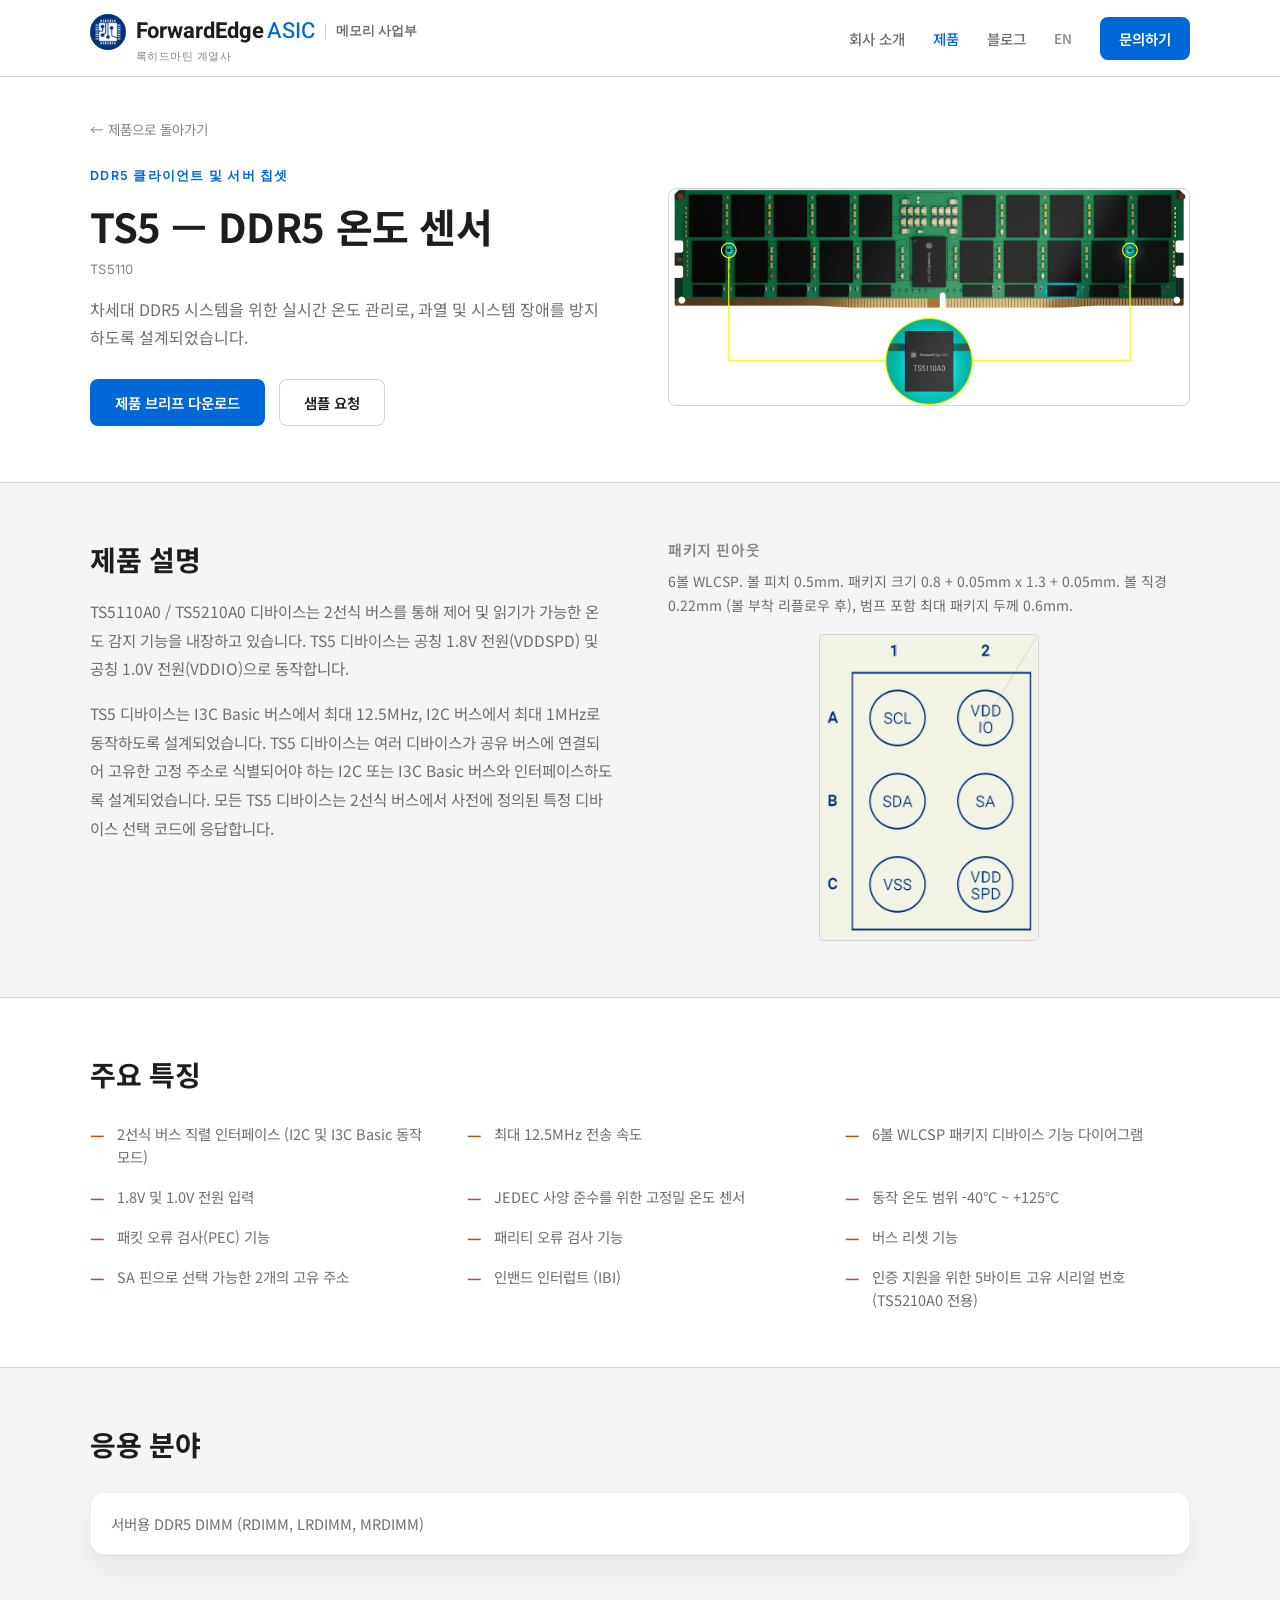
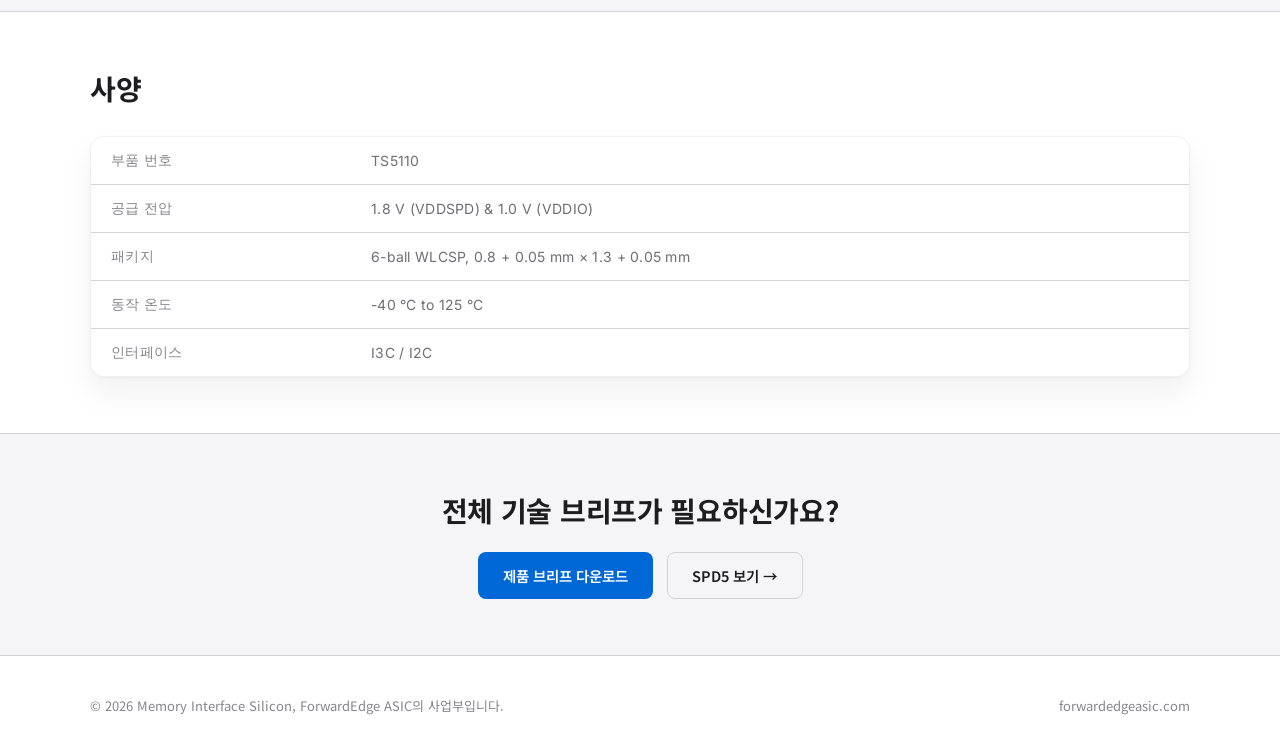
<file: ko/ts5.html>
<!DOCTYPE html>
<html lang="ko">
<head>
<meta charset="UTF-8">
<meta name="viewport" content="width=device-width, initial-scale=1.0">
<title>TS5 — DDR5 온도 센서 | ForwardEdge ASIC</title>
<link rel="preconnect" href="https://fonts.googleapis.com">
<link rel="preconnect" href="https://fonts.gstatic.com" crossorigin>
<link href="https://fonts.googleapis.com/css2?family=Inter:wght@400;500;600;700;800&family=Heebo:wght@500;700&family=Noto+Sans+KR:wght@400;500;600;700;800&display=swap" rel="stylesheet">
<link rel="icon" type="image/png" href="../assets/img/fea-logo.png">
<link rel="stylesheet" href="../assets/css/style.css">
</head>
<body>

<header class="site-header">
  <div class="container">
    <div class="brand">
      <div class="brand-row">
        <a href="https://forwardedgeasic.com/" class="brand-link" target="_blank" rel="noopener">
          <img src="../assets/img/fea-logo.png" alt="ForwardEdge ASIC">
          <span class="brand-name"><span class="fw">ForwardEdge</span><span class="asic">ASIC</span></span>
        </a>
        <span class="brand-division">메모리 사업부</span>
      </div>
      <span class="brand-tag">록히드마틴 계열사</span>
    </div>
    <nav class="nav-desktop">
      <a href="index.html">회사 소개</a>
      <a href="products.html" class="active">제품</a>
      <a href="blogs.html">블로그</a>
      <a href="../ts5.html" style="color: var(--text-faint); font-size: 13.5px;">EN</a>
      <a href="contact.html" class="btn btn-primary" style="padding:10px 18px;">문의하기</a>
    </nav>
    <button class="nav-toggle" aria-label="Toggle menu">
      <svg width="20" height="20" viewBox="0 0 24 24" fill="none" stroke="currentColor" stroke-width="2" stroke-linecap="round" stroke-linejoin="round"><path d="M4 7h16M4 12h16M4 17h16"></path></svg>
    </button>
  </div>
  <div class="nav-mobile-panel">
    <a href="index.html" class="nav-mobile-link">회사 소개</a>
    <a href="products.html" class="nav-mobile-link">제품</a>
    <a href="blogs.html" class="nav-mobile-link">블로그</a>
    <a href="../ts5.html" class="nav-mobile-link">EN</a>
    <a href="contact.html" class="btn btn-primary" style="margin-top:14px; justify-content:center;">문의하기</a>
  </div>
</header>
<div class="header-spacer"></div>

<section style="padding: 40px 0 0;">
  <div class="container">
    <a href="products.html" style="font-size: 13.5px; color: var(--text-faint); display: inline-flex; align-items: center; gap: 6px;">&larr; 제품으로 돌아가기</a>
  </div>
</section>

<section style="padding: 28px 0 56px;">
  <div class="container two-col" style="align-items: center;">
    <div>
      <div class="eyebrow">DDR5 클라이언트 및 서버 칩셋</div>
      <h1 style="font-size: clamp(28px, 3.8vw, 40px); margin-top: 12px;">TS5 — DDR5 온도 센서</h1>
      <span class="mono" style="font-size: 13px; color: var(--text-faint); display: block; margin-top: 6px;">TS5110</span>
      <p style="margin-top: 18px; font-size: 16px; line-height: 1.75; color: var(--text-dim);">
        차세대 DDR5 시스템을 위한 실시간 온도 관리로, 과열 및 시스템 장애를 방지하도록 설계되었습니다.
      </p>
      <div style="display: flex; gap: 14px; margin-top: 28px; flex-wrap: wrap;">
        <a href="contact.html#brief" class="btn btn-primary">제품 브리프 다운로드</a>
        <a href="contact.html" class="btn btn-ghost">샘플 요청</a>
      </div>
    </div>
    <div style="border-radius: 8px; overflow: hidden; border: 1px solid var(--border);">
      <img src="../assets/img/ts5-detail.png" alt="DDR5 RDIMM 모듈에 장착된 TS5110 위치" style="width: 100%; display: block;">
    </div>
  </div>
</section>

<section style="padding: 56px 0; background: var(--bg-soft); border-top: 1px solid var(--border); border-bottom: 1px solid var(--border);">
  <div class="container two-col reveal">
    <div>
      <h2 style="font-size: clamp(22px, 2.6vw, 28px);">제품 설명</h2>
      <p style="margin-top: 18px; font-size: 15.5px; line-height: 1.85; color: var(--text-dim);">
        TS5110A0 / TS5210A0 디바이스는 2선식 버스를 통해 제어 및 읽기가 가능한 온도 감지 기능을 내장하고 있습니다. TS5 디바이스는 공칭 1.8V 전원(VDDSPD) 및 공칭 1.0V 전원(VDDIO)으로 동작합니다.
      </p>
      <p style="margin-top: 16px; font-size: 15.5px; line-height: 1.85; color: var(--text-dim);">
        TS5 디바이스는 I3C Basic 버스에서 최대 12.5MHz, I2C 버스에서 최대 1MHz로 동작하도록 설계되었습니다. TS5 디바이스는 여러 디바이스가 공유 버스에 연결되어 고유한 고정 주소로 식별되어야 하는 I2C 또는 I3C Basic 버스와 인터페이스하도록 설계되었습니다. 모든 TS5 디바이스는 2선식 버스에서 사전에 정의된 특정 디바이스 선택 코드에 응답합니다.
      </p>
    </div>
    <div>
      <h3 style="font-size: 15px; font-weight: 600; color: var(--text-faint); text-transform: uppercase; letter-spacing: 0.04em;">패키지 핀아웃</h3>
      <p style="margin-top: 10px; font-size: 14px; line-height: 1.7; color: var(--text-dim);">
        6볼 WLCSP. 볼 피치 0.5mm. 패키지 크기 0.8 + 0.05mm x 1.3 + 0.05mm. 볼 직경 0.22mm (볼 부착 리플로우 후), 범프 포함 최대 패키지 두께 0.6mm.
      </p>
      <div style="display: flex; justify-content: center; margin-top: 16px;">
        <img src="../assets/img/ts5-pinout.png" alt="TS5110A0 / TS5210A0 패키지 핀아웃 다이어그램" style="width: 100%; max-width: 220px; border: 1px solid var(--border); border-radius: 4px;">
      </div>
    </div>
  </div>
</section>

<section style="padding: 56px 0;">
  <div class="container reveal">
    <h2 style="font-size: clamp(22px, 2.6vw, 28px);">주요 특징</h2>
    <div style="display: grid; grid-template-columns: repeat(auto-fit, minmax(min(320px, 100%), 1fr)); gap: 16px 32px; margin-top: 28px;">
      <div style="display: flex; gap: 12px; align-items: flex-start;">
        <span style="color: var(--warm); font-weight: 700; flex-shrink: 0;">—</span>
        <span style="font-size: 14.5px; line-height: 1.6; color: var(--text-dim);">2선식 버스 직렬 인터페이스 (I2C 및 I3C Basic 동작 모드)</span>
      </div>
      <div style="display: flex; gap: 12px; align-items: flex-start;">
        <span style="color: var(--warm); font-weight: 700; flex-shrink: 0;">—</span>
        <span style="font-size: 14.5px; line-height: 1.6; color: var(--text-dim);">최대 12.5MHz 전송 속도</span>
      </div>
      <div style="display: flex; gap: 12px; align-items: flex-start;">
        <span style="color: var(--warm); font-weight: 700; flex-shrink: 0;">—</span>
        <span style="font-size: 14.5px; line-height: 1.6; color: var(--text-dim);">6볼 WLCSP 패키지 디바이스 기능 다이어그램</span>
      </div>
      <div style="display: flex; gap: 12px; align-items: flex-start;">
        <span style="color: var(--warm); font-weight: 700; flex-shrink: 0;">—</span>
        <span style="font-size: 14.5px; line-height: 1.6; color: var(--text-dim);">1.8V 및 1.0V 전원 입력</span>
      </div>
      <div style="display: flex; gap: 12px; align-items: flex-start;">
        <span style="color: var(--warm); font-weight: 700; flex-shrink: 0;">—</span>
        <span style="font-size: 14.5px; line-height: 1.6; color: var(--text-dim);">JEDEC 사양 준수를 위한 고정밀 온도 센서</span>
      </div>
      <div style="display: flex; gap: 12px; align-items: flex-start;">
        <span style="color: var(--warm); font-weight: 700; flex-shrink: 0;">—</span>
        <span style="font-size: 14.5px; line-height: 1.6; color: var(--text-dim);">동작 온도 범위 -40°C ~ +125°C</span>
      </div>
      <div style="display: flex; gap: 12px; align-items: flex-start;">
        <span style="color: var(--warm); font-weight: 700; flex-shrink: 0;">—</span>
        <span style="font-size: 14.5px; line-height: 1.6; color: var(--text-dim);">패킷 오류 검사(PEC) 기능</span>
      </div>
      <div style="display: flex; gap: 12px; align-items: flex-start;">
        <span style="color: var(--warm); font-weight: 700; flex-shrink: 0;">—</span>
        <span style="font-size: 14.5px; line-height: 1.6; color: var(--text-dim);">패리티 오류 검사 기능</span>
      </div>
      <div style="display: flex; gap: 12px; align-items: flex-start;">
        <span style="color: var(--warm); font-weight: 700; flex-shrink: 0;">—</span>
        <span style="font-size: 14.5px; line-height: 1.6; color: var(--text-dim);">버스 리셋 기능</span>
      </div>
      <div style="display: flex; gap: 12px; align-items: flex-start;">
        <span style="color: var(--warm); font-weight: 700; flex-shrink: 0;">—</span>
        <span style="font-size: 14.5px; line-height: 1.6; color: var(--text-dim);">SA 핀으로 선택 가능한 2개의 고유 주소</span>
      </div>
      <div style="display: flex; gap: 12px; align-items: flex-start;">
        <span style="color: var(--warm); font-weight: 700; flex-shrink: 0;">—</span>
        <span style="font-size: 14.5px; line-height: 1.6; color: var(--text-dim);">인밴드 인터럽트 (IBI)</span>
      </div>
      <div style="display: flex; gap: 12px; align-items: flex-start;">
        <span style="color: var(--warm); font-weight: 700; flex-shrink: 0;">—</span>
        <span style="font-size: 14.5px; line-height: 1.6; color: var(--text-dim);">인증 지원을 위한 5바이트 고유 시리얼 번호 (TS5210A0 전용)</span>
      </div>
    </div>
  </div>
</section>

<section style="padding: 56px 0; background: var(--bg-soft); border-top: 1px solid var(--border); border-bottom: 1px solid var(--border);">
  <div class="container">
    <h2 style="font-size: clamp(22px, 2.6vw, 28px);">응용 분야</h2>
    <div class="reveal" style="display: grid; grid-template-columns: repeat(auto-fit, minmax(min(280px, 100%), 1fr)); gap: 16px; margin-top: 28px;">
      <div class="card" style="padding: 20px; font-size: 14.5px; color: var(--text-dim);">서버용 DDR5 DIMM (RDIMM, LRDIMM, MRDIMM)</div>
    </div>
  </div>
</section>

<section style="padding: 56px 0;">
  <div class="container">
    <h2 style="font-size: clamp(22px, 2.6vw, 28px);">사양</h2>
    <div class="card reveal" style="margin-top: 28px; overflow: hidden; overflow-x: auto;">
      <table style="width: 100%; border-collapse: collapse; min-width: 480px;">
        <tbody class="mono" style="font-size: 14px;">
          <tr style="border-bottom: 1px solid var(--border);"><td style="padding: 14px 20px; color: var(--text-faint);">부품 번호</td><td style="padding: 14px 20px; color: var(--text-dim);">TS5110</td></tr>
          <tr style="border-bottom: 1px solid var(--border);"><td style="padding: 14px 20px; color: var(--text-faint);">공급 전압</td><td style="padding: 14px 20px; color: var(--text-dim);">1.8 V (VDDSPD) &amp; 1.0 V (VDDIO)</td></tr>
          <tr style="border-bottom: 1px solid var(--border);"><td style="padding: 14px 20px; color: var(--text-faint);">패키지</td><td style="padding: 14px 20px; color: var(--text-dim);">6-ball WLCSP, 0.8 + 0.05 mm × 1.3 + 0.05 mm</td></tr>
          <tr style="border-bottom: 1px solid var(--border);"><td style="padding: 14px 20px; color: var(--text-faint);">동작 온도</td><td style="padding: 14px 20px; color: var(--text-dim);">-40 °C to 125 °C</td></tr>
          <tr><td style="padding: 14px 20px; color: var(--text-faint);">인터페이스</td><td style="padding: 14px 20px; color: var(--text-dim);">I3C / I2C</td></tr>
        </tbody>
      </table>
    </div>
  </div>
</section>

<section style="padding: 56px 0; background: var(--bg-soft); border-top: 1px solid var(--border);">
  <div class="container reveal" style="text-align: center; max-width: 560px; margin: 0 auto;">
    <h2 style="font-size: clamp(22px, 2.6vw, 28px);">전체 기술 브리프가 필요하신가요?</h2>
    <div style="display: flex; gap: 14px; margin-top: 22px; justify-content: center; flex-wrap: wrap;">
      <a href="contact.html#brief" class="btn btn-primary">제품 브리프 다운로드</a>
      <a href="spd5.html" class="btn btn-ghost">SPD5 보기 →</a>
    </div>
  </div>
</section>

<footer class="site-footer">
  <div class="container">
    <span class="footer-fine">© 2026 Memory Interface Silicon, ForwardEdge ASIC의 사업부입니다.</span>
    <a href="https://forwardedgeasic.com/" class="footer-fine">forwardedgeasic.com</a>
  </div>
</footer>
<script src="../assets/js/main.js"></script>
</body>
</html>
</file>
<file: assets/css/style.css>
:root {
  --bg: #FFFFFF;
  --bg-soft: #F5F5F7;
  --surface: #FFFFFF;
  --surface-2: #F5F5F7;
  --border: #D2D2D7;
  --text: #1D1D1F;
  --text-dim: #6E6E73;
  --text-faint: #86868B;
  --accent: #0068D6;
  --accent-strong: #0051A8;
  --accent-ink: #FFFFFF;
  --warm: #B5541E;
  --header-height: 76px;
}

* { box-sizing: border-box; }

body {
  margin: 0;
  background: var(--bg);
  color: var(--text);
  font-family: 'Inter', system-ui, -apple-system, sans-serif;
  -webkit-font-smoothing: antialiased;
}

h1, h2, h3, h4 { font-family: 'Inter', system-ui, sans-serif; font-weight: 700; margin: 0; letter-spacing: -0.02em; }

/* Korean pages (html[lang="ko"]) swap in Noto Sans KR, which Inter doesn't cover */
html[lang="ko"] body { font-family: 'Noto Sans KR', 'Inter', system-ui, -apple-system, sans-serif; }
html[lang="ko"] h1, html[lang="ko"] h2, html[lang="ko"] h3, html[lang="ko"] h4 { font-family: 'Noto Sans KR', 'Inter', system-ui, sans-serif; letter-spacing: -0.01em; }
p { margin: 0; }
a { color: var(--accent); text-decoration: none; }
a:hover { color: var(--accent-strong); }
img { max-width: 100%; }

.mono { font-family: 'Inter', system-ui, sans-serif; letter-spacing: 0.02em; }
.container { max-width: 1180px; margin: 0 auto; padding: 0 clamp(20px, 4vw, 40px); }
section { position: relative; }
.eyebrow { font-family: 'Inter', system-ui, sans-serif; font-weight: 600; font-size: 12.5px; letter-spacing: 0.1em; text-transform: uppercase; color: var(--accent); }

.btn { display: inline-flex; align-items: center; gap: 8px; padding: 12px 24px; border-radius: 8px; font-size: 14.5px; font-weight: 600; cursor: pointer; border: 1px solid transparent; white-space: nowrap; transition: background-color 0.2s ease, color 0.2s ease, border-color 0.2s ease, transform 0.15s ease, box-shadow 0.2s ease; }
.btn:active { transform: scale(0.97); }
.btn-primary { background: var(--accent); color: var(--accent-ink); }
.btn-primary:hover { background: var(--accent-strong); color: var(--accent-ink); box-shadow: 0 6px 16px rgba(0, 104, 214, 0.25); }
.btn-ghost { background: transparent; color: var(--text); border-color: var(--border); }
.btn-ghost:hover { border-color: var(--accent); color: var(--accent); }
.icon-badge { display: flex; align-items: center; justify-content: center; width: 44px; height: 44px; border-radius: 8px; background: var(--surface-2); color: var(--accent); flex-shrink: 0; }
.table-link { color: var(--accent); font-weight: 600; transition: color 0.15s ease; }
.table-link:hover { color: var(--accent-strong); text-decoration: underline; }
.doc-placeholder { display: inline-flex; align-items: center; gap: 6px; font-size: 13px; color: var(--text-faint); }

/* Card surface — soft shadow instead of a flat border, for product cards, forms, panels */
.card {
  background: var(--surface);
  border: 1px solid rgba(0, 0, 0, 0.06);
  border-radius: 14px;
  box-shadow: 0 1px 2px rgba(0, 0, 0, 0.04), 0 16px 32px rgba(0, 0, 0, 0.06);
  transition: transform 0.25s ease, box-shadow 0.25s ease;
}
.card-hover:hover {
  transform: translateY(-4px);
  box-shadow: 0 4px 10px rgba(0, 0, 0, 0.05), 0 24px 48px rgba(0, 0, 0, 0.09);
}

/* Scroll-reveal */
/* .reveal elements are fully visible by default (fail-safe). Only when main.js successfully
   runs does it add .reveal-armed right before observing — that's what triggers the hide/reveal
   animation. If JS never loads or errors, content just stays visible instead of stuck at opacity:0. */
.reveal.reveal-armed { opacity: 0; transform: translateY(18px); transition: opacity 0.7s ease, transform 0.7s ease; }
.reveal.reveal-armed.is-visible { opacity: 1; transform: translateY(0); }

@media (prefers-reduced-motion: reduce) {
  .reveal { opacity: 1; transform: none; transition: none; }
  .btn, .card, .table-link, .nav-desktop a { transition: none; }
}

/* Header */
.site-header {
  position: fixed; top: 0; left: 0; right: 0; z-index: 50;
  background: rgba(255, 255, 255, 0.85);
  backdrop-filter: blur(10px);
  border-bottom: 1px solid var(--border);
}
.site-header .container { display: flex; align-items: center; justify-content: space-between; height: var(--header-height); gap: 24px; }
.brand { display: flex; flex-direction: column; line-height: 1.15; min-width: 0; }
.brand-row { display: flex; align-items: center; gap: 10px; flex-wrap: wrap; row-gap: 2px; }
.brand-link { display: flex; align-items: center; gap: 10px; flex-shrink: 0; }
.brand-link img { width: 36px; height: 36px; border-radius: 50%; flex-shrink: 0; display: block; }
.brand-name { font-family: 'Heebo', sans-serif; font-size: 22px; }
.brand-name .fw { font-weight: 700; color: var(--text); }
.brand-name .asic { font-weight: 500; color: var(--accent); margin-left: 3px; }
.brand-division { font-family: 'Inter', sans-serif; font-weight: 600; font-size: 12.5px; color: var(--text-dim); padding-left: 10px; border-left: 1px solid var(--border); white-space: nowrap; flex-shrink: 0; }
.brand-tag { margin-left: 46px; font-family: 'Inter', sans-serif; font-weight: 500; font-size: 11px; color: var(--text-faint); letter-spacing: 0.04em; }
@media (max-width: 420px) {
  .brand-division { padding-left: 0; border-left: none; margin-left: 46px; flex-basis: 100%; }
  .brand-tag { font-size: 10px; }
}

.nav-desktop { display: flex; align-items: center; gap: 28px; flex-wrap: wrap; }
.nav-desktop a:not(.btn) { color: var(--text-dim); font-size: 14.5px; font-weight: 500; transition: color 0.15s ease; }
.nav-desktop a.active:not(.btn) { color: var(--accent); }
.nav-desktop a:hover:not(.btn) { color: var(--accent); }

.nav-toggle { display: none; background: none; border: 1px solid var(--border); border-radius: 4px; padding: 8px; cursor: pointer; color: var(--text); align-items: center; justify-content: center; }
.nav-mobile-panel {
  display: none; position: absolute; top: var(--header-height); left: 0; right: 0;
  border-top: 1px solid var(--border); background: var(--bg);
  padding: 8px clamp(20px, 4vw, 40px) 20px; flex-direction: column; gap: 4px;
  box-shadow: 0 12px 24px rgba(0, 0, 0, 0.08);
  max-height: calc(100vh - 76px); overflow-y: auto;
}
.nav-mobile-panel.open { display: flex; }
.nav-mobile-link { color: var(--text-dim); font-size: 15px; font-weight: 500; padding: 12px 4px; border-bottom: 1px solid var(--border); display: block; }

@media (max-width: 760px) {
  .nav-desktop { display: none; }
  .nav-toggle { display: flex; }
}

.header-spacer { height: var(--header-height); }

/* Grids */
.two-col { display: grid; grid-template-columns: minmax(0, 1fr) minmax(0, 1fr); gap: 56px; }
.two-col-form { display: grid; grid-template-columns: minmax(0, 0.85fr) minmax(0, 1.15fr); gap: 56px; }
.field-row { display: grid; grid-template-columns: 1fr 1fr; gap: 16px; }
@media (max-width: 700px) {
  .two-col, .two-col-form, .field-row { grid-template-columns: 1fr; }
}

/* Forms */
.field { display: flex; flex-direction: column; gap: 6px; }
.field label { font-size: 13px; color: var(--text-faint); }
.field input, .field select, .field textarea {
  background: var(--bg-soft); border: 1px solid var(--border); border-radius: 8px;
  padding: 11px 14px; color: var(--text); font-family: inherit; font-size: 14px;
}
.checkbox-row { display: flex; align-items: flex-start; gap: 10px; font-size: 12.5px; color: var(--text-faint); line-height: 1.5; }

/* Footer */
.site-footer { border-top: 1px solid var(--border); padding: 40px 0; }
.site-footer .container { display: flex; justify-content: space-between; align-items: center; flex-wrap: wrap; gap: 16px; }
.footer-fine { font-size: 13px; color: var(--text-faint); }

/* Utility */
.hero-dotgrid {
  background: var(--bg);
}

/* Stats dashboard — flex-wrap so an incomplete last row centers instead of left-aligning */
.stats-grid {
  display: flex;
  flex-wrap: wrap;
  justify-content: center;
  gap: 16px;
}
.stat-tile {
  flex: 1 1 calc(25% - 12px);
  min-width: 200px;
  background: var(--surface);
  border: 1px solid rgba(0, 0, 0, 0.06);
  border-radius: 14px;
  box-shadow: 0 1px 2px rgba(0, 0, 0, 0.04), 0 12px 24px rgba(0, 0, 0, 0.05);
  padding: 28px 22px;
  text-align: center;
}
@media (max-width: 900px) {
  .stat-tile { flex-basis: calc(50% - 8px); }
}
@media (max-width: 480px) {
  .stat-tile { flex-basis: 100%; }
}
.stats-grid.cols-3 .stat-tile { flex-basis: calc(33.333% - 11px); }
@media (max-width: 900px) {
  .stats-grid.cols-3 .stat-tile { flex-basis: calc(50% - 8px); }
}
@media (max-width: 480px) {
  .stats-grid.cols-3 .stat-tile { flex-basis: 100%; }
}
.stats-grid.cols-2 .stat-tile { flex-basis: calc(50% - 8px); }
@media (max-width: 480px) {
  .stats-grid.cols-2 .stat-tile { flex-basis: 100%; }
}

/* Leadership bio cards — photo + text side by side, stacking on narrow screens */
.leader-card { display: grid; grid-template-columns: 200px 1fr; gap: 28px; align-items: start; }
.leader-photo { width: 200px; height: 240px; }
@media (max-width: 600px) {
  .leader-card { grid-template-columns: 1fr; }
  .leader-photo { width: 100%; height: 220px; }
}
.stat-tile.stat-highlight {
  background: var(--accent);
  border-color: var(--accent);
}
.stat-number {
  font-family: 'Inter', system-ui, sans-serif;
  font-weight: 800;
  font-size: clamp(28px, 3.2vw, 38px);
  letter-spacing: -0.02em;
  color: var(--accent);
  line-height: 1.1;
}
.stat-tile.stat-highlight .stat-number { color: var(--accent-ink); }
.stat-label {
  margin-top: 8px;
  font-size: 13.5px;
  line-height: 1.4;
  color: var(--text-dim);
}
.stat-tile.stat-highlight .stat-label { color: rgba(255, 255, 255, 0.88); }

/* Brand loop — stats take the spotlight one at a time, then dissolve into the logo, on repeat */
.brand-loop {
  position: relative;
  width: 100%;
  max-width: 420px;
  height: 240px;
  margin: 32px auto 0;
}
.loop-tile, .loop-logo, .loop-glow {
  position: absolute;
  top: 50%;
  left: 50%;
  opacity: 0;
}
.loop-tile {
  width: 240px;
  padding: 22px 18px;
  border-radius: 16px;
  text-align: center;
  color: #fff;
  box-shadow: 0 16px 32px rgba(0, 0, 0, 0.16);
  animation-duration: 14s;
  animation-iteration-count: infinite;
  animation-timing-function: linear;
}
.loop-tile .stat-number { color: #fff; }
.loop-tile .stat-label { color: rgba(255, 255, 255, 0.9); }
.loop-tile-1 { background: #0068D6; animation-name: loopTile1; }
.loop-tile-2 { background: #12A594; animation-name: loopTile2; }
.loop-tile-3 { background: #F0A030; animation-name: loopTile3; }
.loop-tile-4 { background: #8358E8; animation-name: loopTile4; }
.loop-tile-5 { background: #E85385; animation-name: loopTile5; }
.loop-tile-6 { background: #2F9E44; animation-name: loopTile6; }
.loop-tile-7 { background: #4C5FD9; animation-name: loopTile7; }
.loop-tile-8 { background: #E8763A; animation-name: loopTile8; }

.loop-glow {
  width: 140px;
  height: 140px;
  border-radius: 50%;
  background: radial-gradient(circle, var(--accent) 0%, transparent 70%);
  animation: loopGlow 14s linear infinite;
}
.loop-logo {
  width: 120px;
  height: 120px;
  animation: loopLogo 14s linear infinite;
}
.loop-logo img { width: 100%; height: 100%; border-radius: 50%; display: block; box-shadow: 0 10px 28px rgba(0, 0, 0, 0.18); }

/* 8 tiles + logo share the 14s cycle in equal ~11.11% slots */
@keyframes loopTile1 {
  0%      { opacity: 0; transform: translate(-50%, -50%) scale(0.7); }
  3%      { opacity: 1; transform: translate(-50%, -50%) scale(1.05); }
  6%      { opacity: 1; transform: translate(-50%, -50%) scale(1); }
  8.1%    { opacity: 1; transform: translate(-50%, -50%) scale(1); }
  11.11%  { opacity: 0; transform: translate(-50%, -50%) scale(0.8); }
  100%    { opacity: 0; transform: translate(-50%, -50%) scale(0.8); }
}
@keyframes loopTile2 {
  0%, 11.11% { opacity: 0; transform: translate(-50%, -50%) scale(0.7); }
  14.11%     { opacity: 1; transform: translate(-50%, -50%) scale(1.05); }
  17.11%     { opacity: 1; transform: translate(-50%, -50%) scale(1); }
  19.22%     { opacity: 1; transform: translate(-50%, -50%) scale(1); }
  22.22%     { opacity: 0; transform: translate(-50%, -50%) scale(0.8); }
  100%       { opacity: 0; transform: translate(-50%, -50%) scale(0.8); }
}
@keyframes loopTile3 {
  0%, 22.22% { opacity: 0; transform: translate(-50%, -50%) scale(0.7); }
  25.22%     { opacity: 1; transform: translate(-50%, -50%) scale(1.05); }
  28.22%     { opacity: 1; transform: translate(-50%, -50%) scale(1); }
  30.33%     { opacity: 1; transform: translate(-50%, -50%) scale(1); }
  33.33%     { opacity: 0; transform: translate(-50%, -50%) scale(0.8); }
  100%       { opacity: 0; transform: translate(-50%, -50%) scale(0.8); }
}
@keyframes loopTile4 {
  0%, 33.33% { opacity: 0; transform: translate(-50%, -50%) scale(0.7); }
  36.33%     { opacity: 1; transform: translate(-50%, -50%) scale(1.05); }
  39.33%     { opacity: 1; transform: translate(-50%, -50%) scale(1); }
  41.44%     { opacity: 1; transform: translate(-50%, -50%) scale(1); }
  44.44%     { opacity: 0; transform: translate(-50%, -50%) scale(0.8); }
  100%       { opacity: 0; transform: translate(-50%, -50%) scale(0.8); }
}
@keyframes loopTile5 {
  0%, 44.44% { opacity: 0; transform: translate(-50%, -50%) scale(0.7); }
  47.44%     { opacity: 1; transform: translate(-50%, -50%) scale(1.05); }
  50.44%     { opacity: 1; transform: translate(-50%, -50%) scale(1); }
  52.56%     { opacity: 1; transform: translate(-50%, -50%) scale(1); }
  55.56%     { opacity: 0; transform: translate(-50%, -50%) scale(0.8); }
  100%       { opacity: 0; transform: translate(-50%, -50%) scale(0.8); }
}
@keyframes loopTile6 {
  0%, 55.56% { opacity: 0; transform: translate(-50%, -50%) scale(0.7); }
  58.56%     { opacity: 1; transform: translate(-50%, -50%) scale(1.05); }
  61.56%     { opacity: 1; transform: translate(-50%, -50%) scale(1); }
  63.67%     { opacity: 1; transform: translate(-50%, -50%) scale(1); }
  66.67%     { opacity: 0; transform: translate(-50%, -50%) scale(0.8); }
  100%       { opacity: 0; transform: translate(-50%, -50%) scale(0.8); }
}
@keyframes loopTile7 {
  0%, 66.67% { opacity: 0; transform: translate(-50%, -50%) scale(0.7); }
  69.67%     { opacity: 1; transform: translate(-50%, -50%) scale(1.05); }
  72.67%     { opacity: 1; transform: translate(-50%, -50%) scale(1); }
  74.78%     { opacity: 1; transform: translate(-50%, -50%) scale(1); }
  77.78%     { opacity: 0; transform: translate(-50%, -50%) scale(0.8); }
  100%       { opacity: 0; transform: translate(-50%, -50%) scale(0.8); }
}
@keyframes loopTile8 {
  0%, 77.78% { opacity: 0; transform: translate(-50%, -50%) scale(0.7); }
  80.78%     { opacity: 1; transform: translate(-50%, -50%) scale(1.05); }
  83.78%     { opacity: 1; transform: translate(-50%, -50%) scale(1); }
  85.89%     { opacity: 1; transform: translate(-50%, -50%) scale(1); }
  88.89%     { opacity: 0; transform: translate(-50%, -50%) scale(0.8); }
  100%       { opacity: 0; transform: translate(-50%, -50%) scale(0.8); }
}
@keyframes loopLogo {
  0%, 88.89% { opacity: 0; transform: translate(-50%, -50%) scale(0.5); }
  92.89%     { opacity: 1; transform: translate(-50%, -50%) scale(1.15); }
  95.89%     { opacity: 1; transform: translate(-50%, -50%) scale(1); }
  98%        { opacity: 1; transform: translate(-50%, -50%) scale(1); }
  100%       { opacity: 0; transform: translate(-50%, -50%) scale(0.85); }
}
@keyframes loopGlow {
  0%, 88.89% { opacity: 0; transform: translate(-50%, -50%) scale(0.2); }
  91.89%     { opacity: 0.55; transform: translate(-50%, -50%) scale(1); }
  96%, 100%  { opacity: 0; transform: translate(-50%, -50%) scale(2.2); }
}

@media (prefers-reduced-motion: reduce) {
  .loop-tile, .loop-glow { display: none; }
  .loop-logo {
    opacity: 1;
    animation: none;
    transform: translate(-50%, -50%) scale(1);
  }
}
</file>
